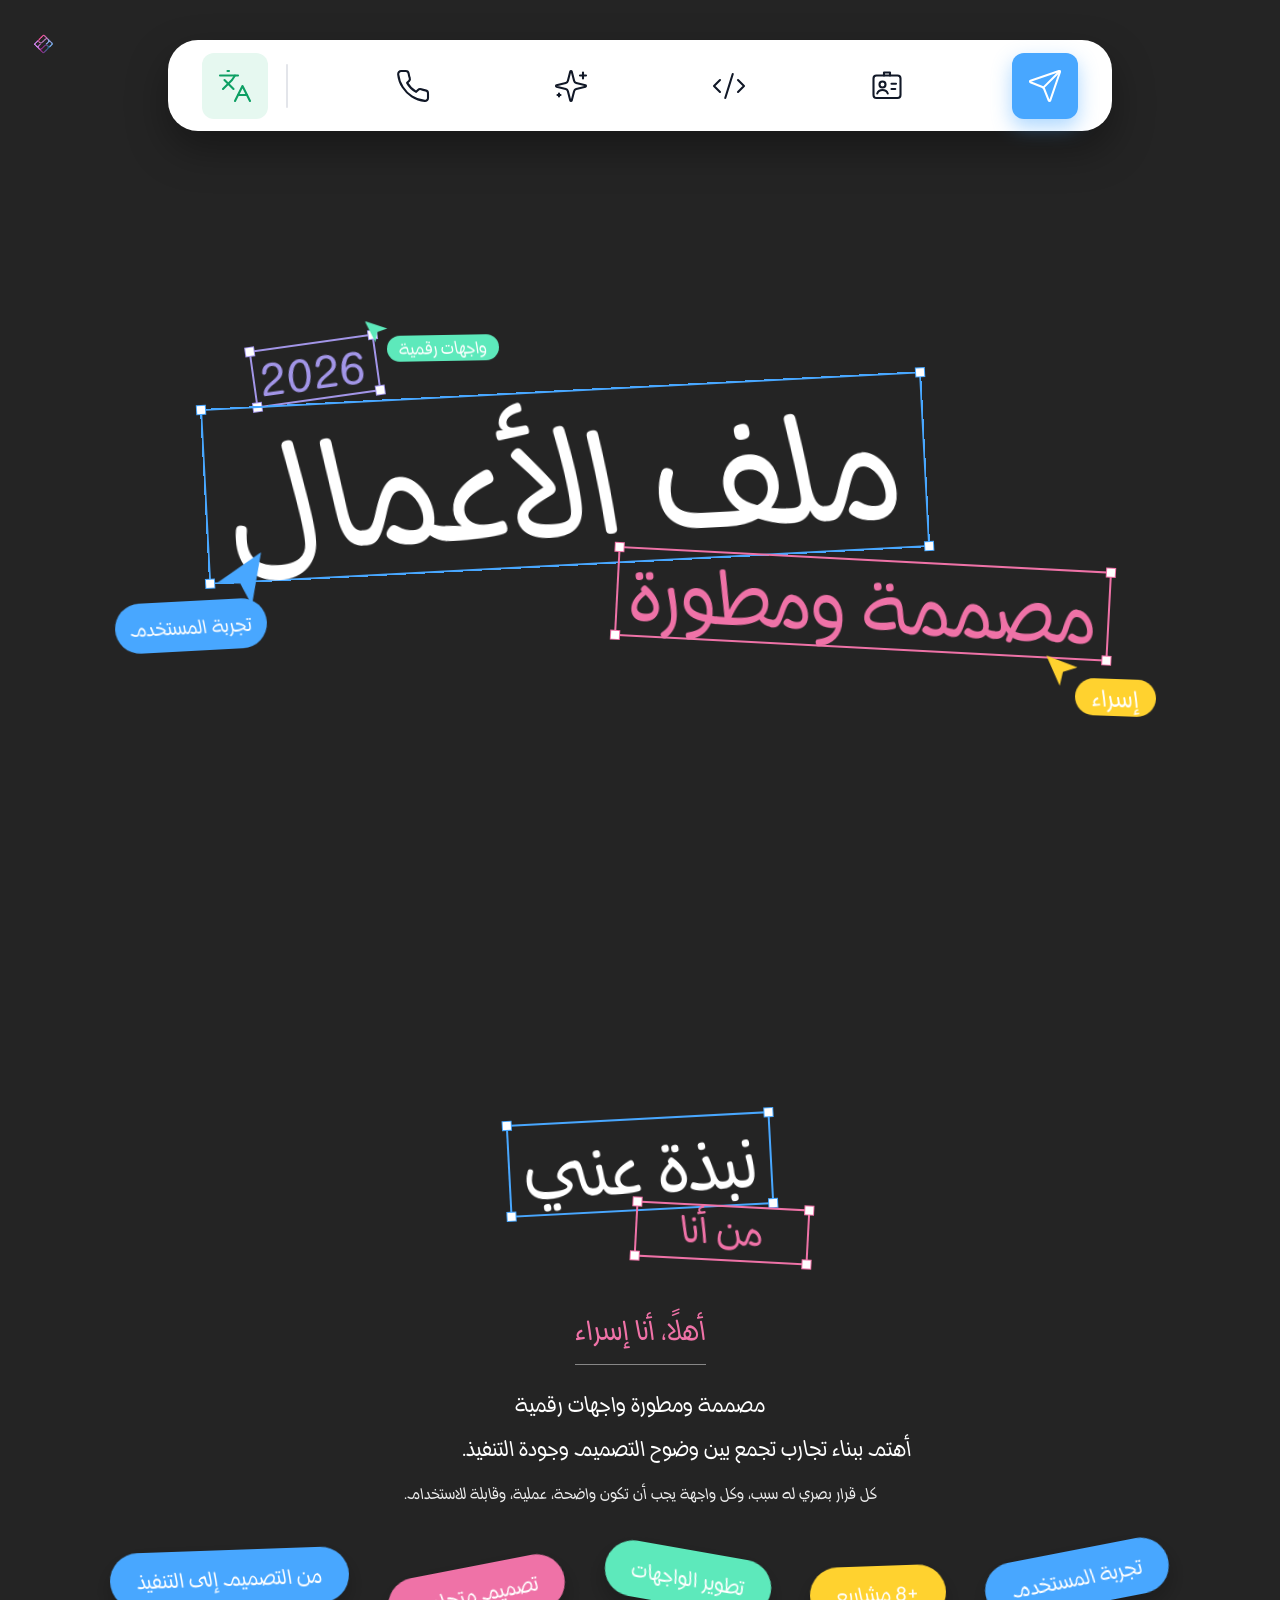
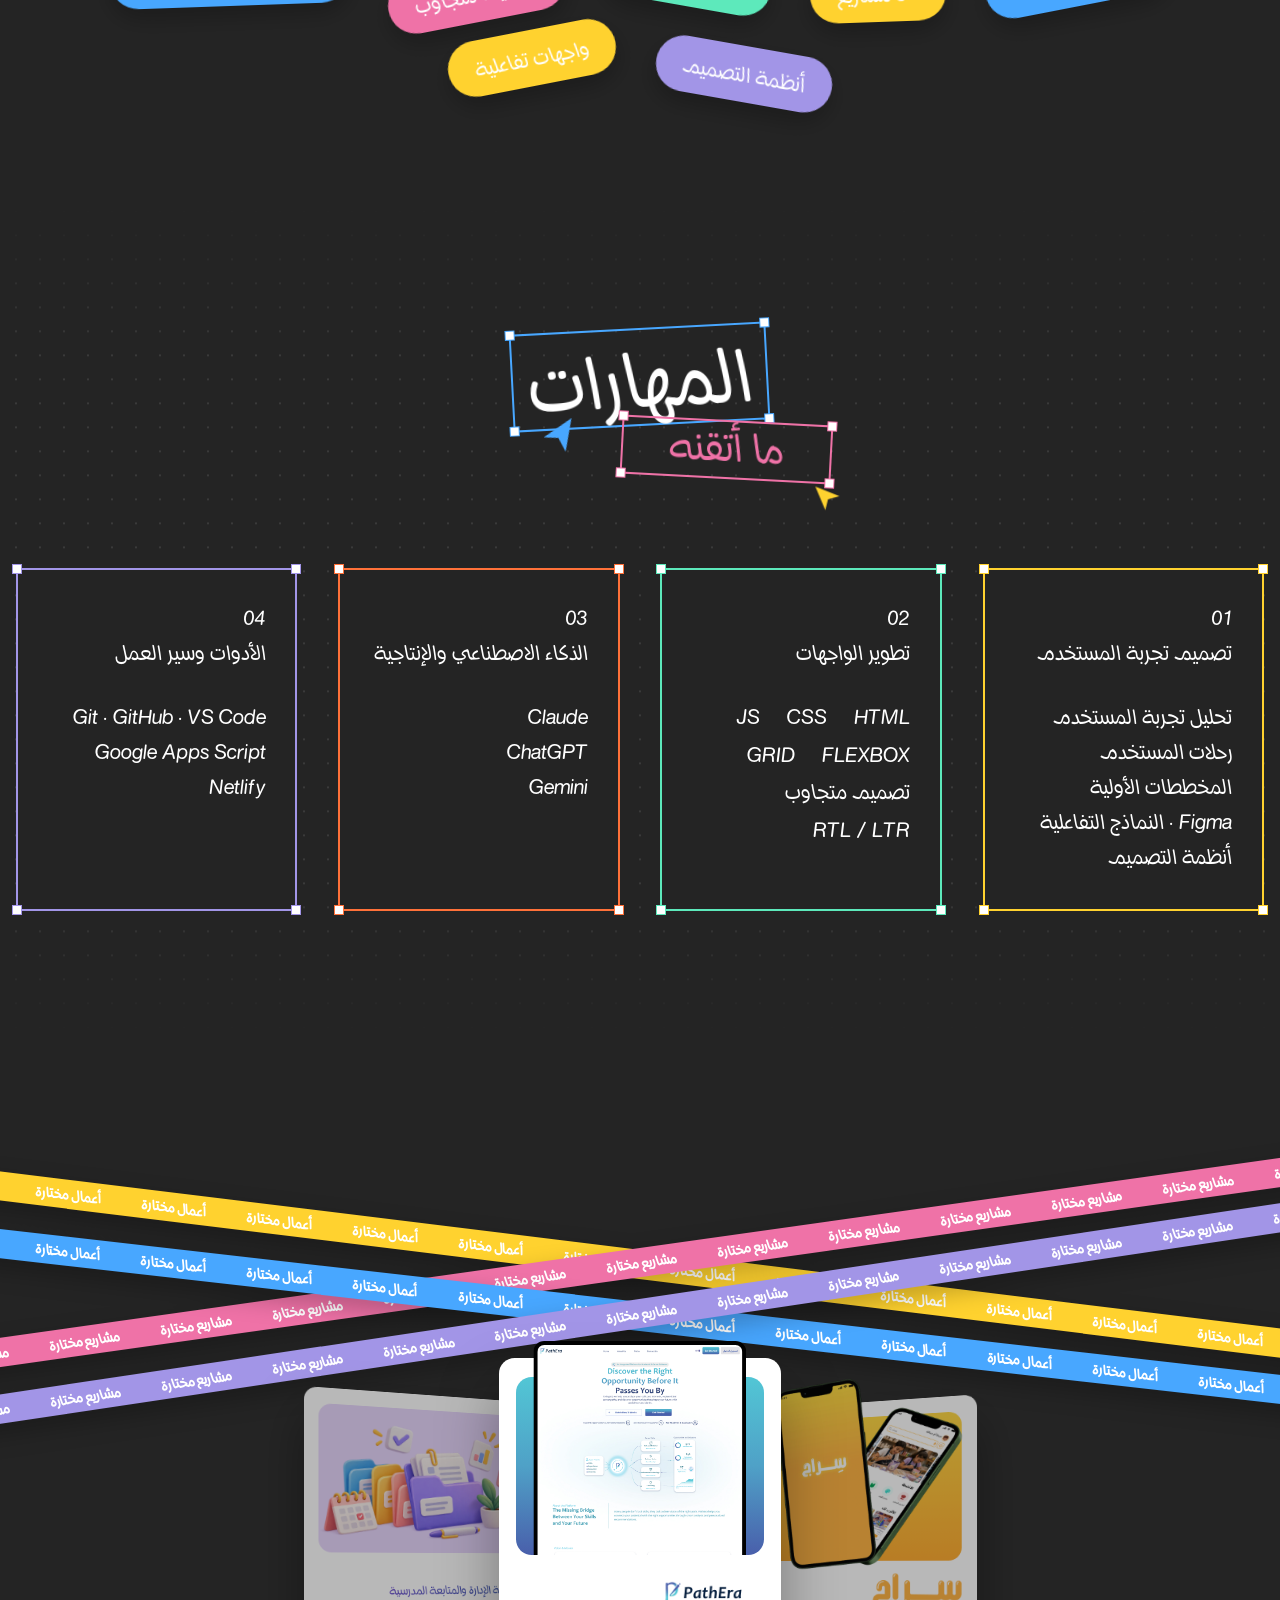
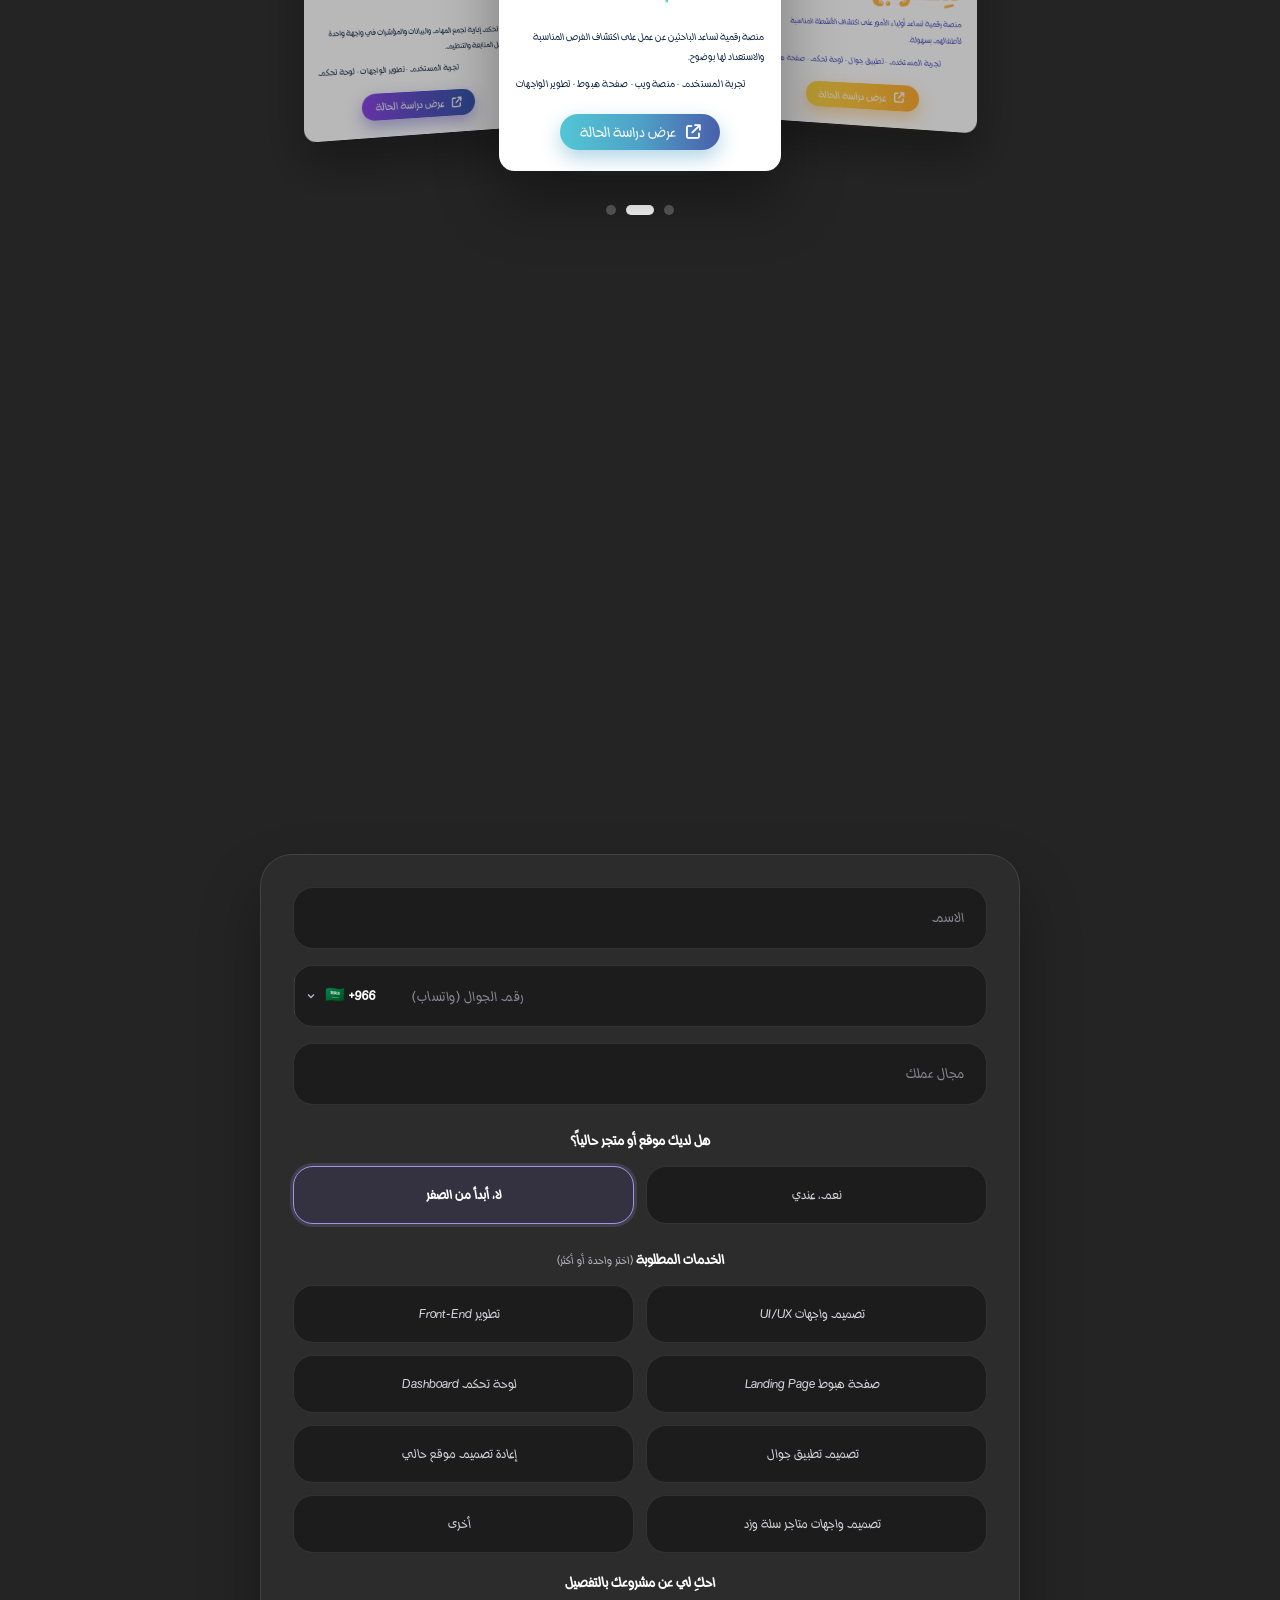
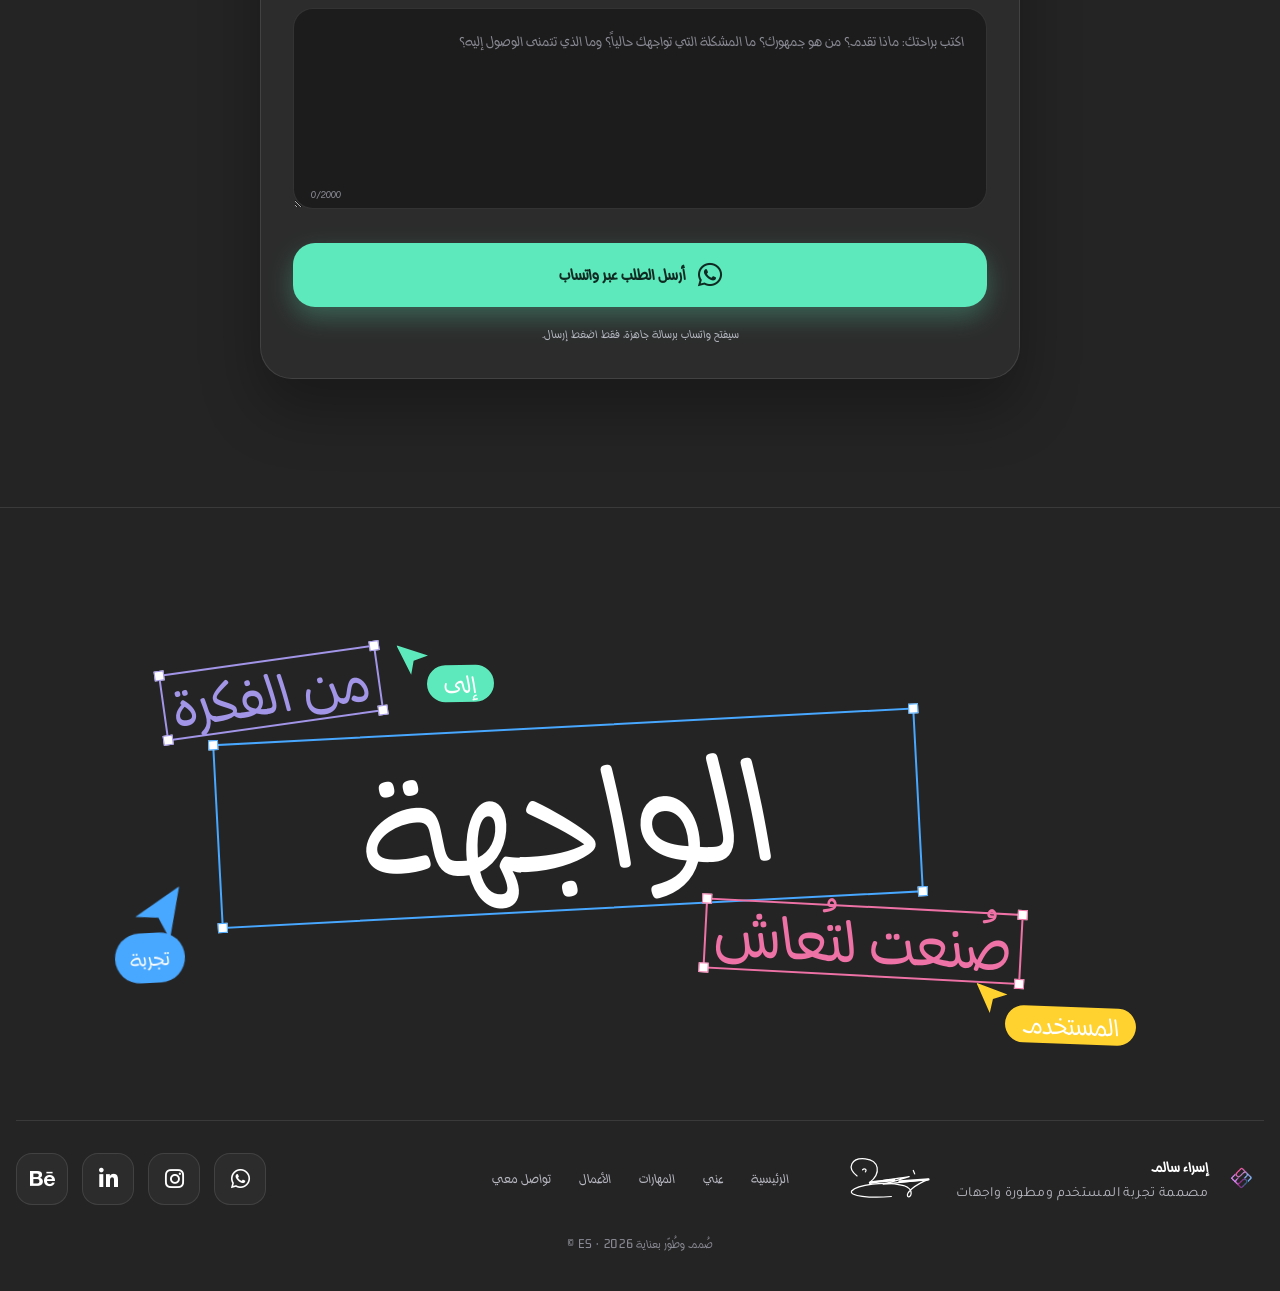
<file: index.html>
<!DOCTYPE html>
<html lang="ar" dir="rtl">
<head>
  <meta charset="UTF-8">
  <meta name="viewport" content="width=device-width, initial-scale=1.0, viewport-fit=cover">
  <meta name="theme-color" content="#242424">
  <meta name="description" content="إسراء سالم — مصممة واجهات UI/UX ومطورة Front-End">
  <title>إسراء سالم | مصممة تجربة المستخدم ومطورة واجهات</title>
  <!-- link preview (WhatsApp, LinkedIn, X) -->
  <meta property="og:type" content="website">
  <meta property="og:locale" content="ar_SA">
  <meta property="og:site_name" content="إسراء سالم">
  <meta property="og:title" content="إسراء سالم | مصممة تجربة المستخدم ومطورة واجهات">
  <meta property="og:description" content="إسراء سالم — مصممة واجهات UI/UX ومطورة Front-End">
  <meta property="og:url" content="https://essalim1999-design.github.io/portfolio/">
  <meta property="og:image" content="https://essalim1999-design.github.io/portfolio/assets/og/index.jpg">
  <meta property="og:image:width" content="1200">
  <meta property="og:image:height" content="630">
  <meta name="twitter:card" content="summary_large_image">
  <link rel="canonical" href="https://essalim1999-design.github.io/portfolio/">
  <link rel="icon" href="ES.png">
  <link rel="preconnect" href="https://fonts.googleapis.com">
  <link rel="preconnect" href="https://fonts.gstatic.com" crossorigin>
  <link href="https://fonts.googleapis.com/css2?family=Gemunu+Libre:wght@500;600;700;800&family=Tajawal:wght@300;400;500;700&display=swap" rel="stylesheet">
  <link rel="stylesheet" href="https://cdnjs.cloudflare.com/ajax/libs/font-awesome/6.4.0/css/all.min.css">
  <link rel="stylesheet" href="style.css">
</head>
<body>

  <a href="#home" class="brand" aria-label="الرئيسية" data-en-label="Home">
    <img src="ES.png" alt="Esraa Salem" width="40" height="40">
  </a>

  <!-- ===== Navigation (desktop / tablet only) ===== -->
  <nav class="dock" aria-label="التنقل بين الأقسام" data-en-label="Sections">
    <a href="#home" class="dock-link" data-label="الرئيسية" aria-label="الرئيسية" data-en-label="Home">
      <svg viewBox="0 0 24 24"><path d="M14.536 21.686a.5.5 0 0 0 .937-.024l6.5-19a.496.496 0 0 0-.635-.635l-19 6.5a.5.5 0 0 0-.024.937l7.93 3.18a2 2 0 0 1 1.112 1.11z"/><path d="m21.854 2.147-10.94 10.939"/></svg>
    </a>
    <a href="#about" class="dock-link" data-label="عني" aria-label="عني" data-en-label="About">
      <svg viewBox="0 0 24 24"><rect x="3" y="5" width="18" height="15" rx="2"/><path d="M10 5V3h4v2"/><circle cx="9" cy="11" r="2"/><path d="M5.5 17c.6-1.6 1.9-2.3 3.5-2.3s2.9.7 3.5 2.3"/><path d="M15 10.5h3M15 14h2.5"/></svg>
    </a>
    <a href="#skills" class="dock-link" data-label="المهارات" aria-label="المهارات" data-en-label="Skills">
      <svg viewBox="0 0 24 24"><path d="m18 16 4-4-4-4"/><path d="m6 8-4 4 4 4"/><path d="m14.5 4-5 16"/></svg>
    </a>
    <a href="#projects" class="dock-link" data-label="الأعمال" aria-label="الأعمال" data-en-label="Work">
      <svg viewBox="0 0 24 24"><path d="M9.937 15.5A2 2 0 0 0 8.5 14.063l-6.135-1.582a.5.5 0 0 1 0-.962L8.5 9.936A2 2 0 0 0 9.937 8.5l1.582-6.135a.5.5 0 0 1 .963 0L14.063 8.5A2 2 0 0 0 15.5 9.937l6.135 1.581a.5.5 0 0 1 0 .964L15.5 14.063a2 2 0 0 0-1.437 1.437l-1.582 6.135a.5.5 0 0 1-.963 0z"/><path d="M20 3v4M22 5h-4M4 17v2M5 18H3"/></svg>
    </a>
    <a href="#contact" class="dock-link" data-label="تواصل معي" aria-label="تواصل معي" data-en-label="Contact">
      <svg viewBox="0 0 24 24"><path d="M22 16.92v3a2 2 0 0 1-2.18 2 19.79 19.79 0 0 1-8.63-3.07 19.5 19.5 0 0 1-6-6 19.79 19.79 0 0 1-3.07-8.67A2 2 0 0 1 4.11 2h3a2 2 0 0 1 2 1.72c.13.96.36 1.9.7 2.81a2 2 0 0 1-.45 2.11L8.09 9.91a16 16 0 0 0 6 6l1.27-1.27a2 2 0 0 1 2.11-.45c.91.34 1.85.57 2.81.7A2 2 0 0 1 22 16.92z"/></svg>
    </a>
    <!-- language switch: set apart like Figma's Dev Mode toggle -->
    <div class="dock-lang">
      <span class="dock-sep" aria-hidden="true"></span>
      <button type="button" class="dock-link lang-toggle" data-label="English" aria-label="English" aria-pressed="false">
        <svg viewBox="0 0 24 24"><path d="m5 8 6 6"/><path d="m4 14 6-6 2-3"/><path d="M2 5h12"/><path d="M7 2h1"/><path d="m22 22-5-10-5 10"/><path d="M14 18h6"/></svg>
      </button>
    </div>
  </nav>

  <main>

    <!-- ===== Hero ===== -->
    <section id="home" class="hero">
      <div class="art art-hero" dir="ltr" aria-label="ملف الأعمال 2026 — مصممة ومطورة واجهات رقمية، إسراء" data-en-label="UI/UX Portfolio — Front End, Designer &amp; Developer">
        <div class="sel sel-purple art-top"><span data-en="UI/UX">2026</span></div>
        <span class="tag tag-green art-top-tag" data-en="&lt;i class=&quot;cursor&quot;&gt;&lt;/i&gt;2026"><i class="cursor"></i>واجهات رقمية</span>

        <div class="sel sel-blue art-main"><span data-en="PORTFOLIO">ملف الأعمال</span></div>
        <span class="pill pill-blue art-left-pill" data-en="&lt;i class=&quot;cursor cursor-up&quot;&gt;&lt;/i&gt;Designer &amp;amp; Developer"><i class="cursor cursor-up"></i>تجربة المستخدم</span>

        <div class="sel sel-pink art-sub"><span data-en="FRONT END">مصممة ومطورة</span></div>
        <span class="tag tag-yellow art-sub-tag" data-en="&lt;i class=&quot;cursor&quot;&gt;&lt;/i&gt;Esraa"><i class="cursor"></i>إسراء</span>
      </div>
    </section>

    <!-- ===== About ===== -->
    <section id="about" class="section about">
      <h2 class="stamp" dir="ltr">
        <span class="sel sel-blue stamp-main"><span data-en="ABOUT ME">نبذة عني</span><i class="cursor cursor-up"></i></span>
        <span class="sel sel-pink stamp-sub"><span data-en="who I am">من أنا</span><i class="cursor cursor-sub"></i></span>
      </h2>

      <div class="container about-body">
        <div class="about-col about-ar">
          <h3 class="about-hello">أهلًا، أنا إسراء</h3>
          <p class="about-lead type-in">مصممة ومطورة واجهات رقمية<br>أهتم ببناء تجارب تجمع بين <span class="neon">وضوح التصميم</span> وجودة التنفيذ. <span class="seal" aria-hidden="true"><i class="fa-solid fa-check"></i> معتمد</span></p>
          <p class="about-note type-in">كل قرار بصري له سبب، وكل واجهة يجب أن تكون واضحة، عملية، وقابلة للاستخدام.</p>
        </div>

        <div class="about-col about-en" dir="ltr" lang="en">
          <h3 class="about-hello about-hello-en">Hi, I am Esraa</h3>
          <p class="about-lead type-in">Digital Interface Designer and Developer<br>I focus on building experiences that combine <span class="neon">design clarity</span> with high-quality execution. <span class="seal" aria-hidden="true"><i class="fa-solid fa-check"></i> APPROVED</span></p>
          <p class="about-motto type-in">DESIGN WITH PURPOSE BUILD WITH CLARITY</p>
        </div>
      </div>

      <ul class="chips" aria-label="أبرز النقاط" data-en-label="Highlights">
        <li class="chip c-blue"   style="--r:-11deg" data-en="UI/UX">تجربة المستخدم</li>
        <li class="chip c-yellow" style="--r:-2deg" data-en="8+ Projects">+8 مشاريع</li>
        <li class="chip c-green"  style="--r:10deg" data-en="Front-End">تطوير الواجهات</li>
        <li class="chip c-pink"   style="--r:-11deg" data-en="Responsive Design">تصميم متجاوب</li>
        <li class="chip c-blue"   style="--r:-2deg" data-en="Design → Build">من التصميم إلى التنفيذ</li>
        <li class="chip c-purple" style="--r:10deg" data-en="Design Systems">أنظمة التصميم</li>
        <li class="chip c-yellow" style="--r:-11deg" data-en="Interactive Interfaces">واجهات تفاعلية</li>
      </ul>
    </section>

    <!-- ===== Skills ===== -->
    <section id="skills" class="section skills">
      <h2 class="stamp" dir="ltr">
        <span class="sel sel-blue stamp-main"><span data-en="SKILLS">المهارات</span><i class="cursor cursor-up"></i></span>
        <span class="sel sel-pink stamp-sub"><span data-en="what I do">ما أتقنه</span><i class="cursor cursor-sub"></i></span>
      </h2>

      <div class="container skills-grid">
        <article class="sel skill-box" style="--c:var(--yellow)">
          <span class="skill-num">01</span>
          <h3 data-en="UI/UX DESIGN">تصميم تجربة المستخدم</h3>
          <ul><li data-en="UX Analysis">تحليل تجربة المستخدم</li><li data-en="User Flows">رحلات المستخدم</li><li data-en="Wireframes">المخططات الأولية</li><li data-en="Figma · Prototype">Figma · النماذج التفاعلية</li><li data-en="Design Systems">أنظمة التصميم</li></ul>
        </article>
        <article class="sel skill-box" style="--c:var(--green)">
          <span class="skill-num">02</span>
          <h3 data-en="FRONT-END">تطوير الواجهات</h3>
          <ul class="inline"><li>HTML</li><li>CSS</li><li>JS</li><li>FLEXBOX</li><li>GRID</li><li data-en="RESPONSIVE">تصميم متجاوب</li><li>RTL / LTR</li></ul>
        </article>
        <article class="sel skill-box" style="--c:var(--orange)">
          <span class="skill-num">03</span>
          <h3 data-en="AI + PRODUCTIVITY">الذكاء الاصطناعي والإنتاجية</h3>
          <ul><li>Claude</li><li>ChatGPT</li><li>Gemini</li></ul>
        </article>
        <article class="sel skill-box" style="--c:var(--purple)">
          <span class="skill-num">04</span>
          <h3 data-en="TOOLS &amp;amp; WORKFLOW">الأدوات وسير العمل</h3>
          <ul><li>Git · GitHub · VS Code</li><li>Google Apps Script</li><li>Netlify</li></ul>
        </article>
      </div>
    </section>

    <!-- ===== Selected Work ===== -->
    <section id="projects" class="section projects">
      <div class="tapes" aria-hidden="true">
        <div class="tape t-yellow"><div class="tape-track" data-text="أعمال مختارة" data-en-text="SELECTED WORK"></div></div>
        <div class="tape t-pink"><div class="tape-track reverse" data-text="مشاريع مختارة" data-en-text="FEATURED PROJECTS"></div></div>
        <div class="tape t-blue"><div class="tape-track" data-text="أعمال مختارة" data-en-text="SELECTED WORK"></div></div>
        <div class="tape t-purple"><div class="tape-track reverse" data-text="مشاريع مختارة" data-en-text="FEATURED PROJECTS"></div></div>
      </div>
      <h2 class="sr-only" data-en="Selected work">أعمال مختارة</h2>

      <div class="cards">
        <!-- Siraj -->
        <article class="card card-siraj reveal">
          <div class="card-media media-siraj">
            <img src="assets/siraj-phones.png" alt="تطبيق سراج على الجوال" data-en-alt="Siraj mobile app" loading="lazy">
          </div>
          <div class="card-body">
            <h3 class="card-title"><img src="assets/siraj-logo.png" alt="سراج" data-en-alt="Siraj" class="card-logo" loading="lazy"></h3>
            <p class="card-desc" data-en="A digital platform that helps parents easily discover the right activities for their children.">منصة رقمية تساعد أولياء الأمور على اكتشاف الأنشطة المناسبة لأطفالهم بسهولة.</p>
            <p class="card-tags" data-en="UI/UX · MOBILE APP · DASHBOARD · LANDING PAGE">تجربة المستخدم · تطبيق جوال · لوحة تحكم · صفحة هبوط</p>
            <a class="btn-case" href="siraj.html">
              <span data-en="VIEW CASE STUDY">عرض دراسة الحالة</span> <i class="fa-solid fa-arrow-up-right-from-square" aria-hidden="true"></i>
            </a>
          </div>
        </article>

        <!-- PathEra (featured) -->
        <article class="card card-pathera is-featured reveal">
          <div class="card-media media-pathera">
            <div class="screen">
              <img src="assets/pathera-screen.jpg" alt="الصفحة الرئيسية لمنصة PathEra" data-en-alt="PathEra home page" loading="lazy">
            </div>
          </div>
          <div class="card-body">
            <h3 class="card-title"><img src="assets/pathera-logo.png" alt="PathEra" class="card-logo" loading="lazy"></h3>
            <p class="card-desc" data-en="A digital platform that helps job seekers discover the right opportunities and get ready for them with clarity.">منصة رقمية تساعد الباحثين عن عمل على اكتشاف الفرص المناسبة والاستعداد لها بوضوح.</p>
            <p class="card-tags" data-en="UI/UX · WEB PLATFORM · LANDING PAGE · FRONT-END">تجربة المستخدم · منصة ويب · صفحة هبوط · تطوير الواجهات</p>
            <a class="btn-case" href="pathera.html">
              <span data-en="VIEW CASE STUDY">عرض دراسة الحالة</span> <i class="fa-solid fa-arrow-up-right-from-square" aria-hidden="true"></i>
            </a>
          </div>
        </article>

        <!-- School dashboard -->
        <article class="card card-dash reveal">
          <div class="card-media media-dash">
            <img src="assets/dashboard-illustration.png" alt="رسم توضيحي للوحة الإدارة المدرسية" data-en-alt="School dashboard illustration" loading="lazy">
          </div>
          <div class="card-body">
            <h3 class="card-title card-title-text" data-en="School Admin &amp; Follow-up Dashboard">لوحة الإدارة والمتابعة المدرسية</h3>
            <p class="card-desc" data-en="An admin dashboard that brings tasks, data and indicators into one interface for easier follow-up and organisation.">لوحة تحكم إدارية تجمع المهام والبيانات والمؤشرات في واجهة واحدة لتسهيل المتابعة والتنظيم.</p>
            <p class="card-tags" data-en="UI/UX · FRONT-END · DASHBOARD">تجربة المستخدم · تطوير الواجهات · لوحة تحكم</p>
            <a class="btn-case" href="najah.html">
              <span data-en="VIEW CASE STUDY">عرض دراسة الحالة</span> <i class="fa-solid fa-arrow-up-right-from-square" aria-hidden="true"></i>
            </a>
          </div>
        </article>
      </div>
      <div class="cards-dots" aria-label="التنقل بين المشاريع" data-en-label="Browse projects"></div>
    </section>

    <!-- ===== Contact ===== -->
    <section id="contact" class="section contact">
      <h2 class="stamp" dir="ltr">
        <span class="sel sel-blue stamp-main"><span data-en="LET'S TALK">لنتحدث</span><i class="cursor cursor-up"></i></span>
        <span class="sel sel-pink stamp-sub"><span data-en="get in touch">تواصل معي</span><i class="cursor cursor-sub"></i></span>
      </h2>

      <div class="container contact-wrap">
        <header class="contact-head reveal">
          <h3 class="contact-title" data-en="Got an idea?">عندك فكرة؟</h3>
          <p class="contact-desc" data-en="Share the details, and we’ll turn it into a digital experience.">شاركني التفاصيل، ونحوّلها إلى تجربة رقمية.</p>
        </header>

        <form class="contact-card reveal" id="contact-form" novalidate>
          <div class="field">
            <label for="f-name" class="float-label" data-en="Name">الاسم</label>
            <input id="f-name" name="name" type="text" class="input" placeholder="الاسم" data-en-placeholder="Name" autocomplete="name" required maxlength="60">
            <small class="field-error" data-for="f-name"></small>
          </div>

          <div class="field">
            <label for="f-phone" class="float-label" data-en="WhatsApp number">رقم الجوال (واتساب)</label>
            <div class="phone input">
              <input id="f-phone" name="phone" type="tel" inputmode="numeric" placeholder="رقم الجوال (واتساب)" data-en-placeholder="WhatsApp number" autocomplete="tel-national" required maxlength="12">
              <label for="f-code" class="sr-only" data-en="Country code">رمز الدولة</label>
              <select id="f-code" name="code" class="code" dir="ltr">
                <option value="966" data-len="9" data-start="5" selected>🇸🇦 +966</option>
                <option value="971" data-len="9" data-start="5">🇦🇪 +971</option>
                <option value="965" data-len="8">🇰🇼 +965</option>
                <option value="974" data-len="8">🇶🇦 +974</option>
                <option value="973" data-len="8">🇧🇭 +973</option>
                <option value="968" data-len="8">🇴🇲 +968</option>
                <option value="962" data-len="9" data-start="7">🇯🇴 +962</option>
                <option value="20"  data-len="10" data-start="1">🇪🇬 +20</option>
              </select>
            </div>
            <small class="field-error" data-for="f-phone"></small>
          </div>

          <div class="field">
            <label for="f-niche" class="float-label" data-en="Your field">مجال عملك</label>
            <input id="f-niche" name="niche" type="text" class="input" placeholder="مجال عملك" data-en-placeholder="Your field" maxlength="60">
          </div>

          <fieldset class="group">
            <legend data-en="Do you already have a website or store?">هل لديك موقع أو متجر حالياً؟</legend>
            <div class="seg">
              <label class="opt"><input type="radio" name="has_site" value="نعم، عندي"><span data-en="Yes, I do">نعم، عندي</span></label>
              <label class="opt"><input type="radio" name="has_site" value="لا، أبدأ من الصفر" checked><span data-en="No, starting from scratch">لا، أبدأ من الصفر</span></label>
            </div>
          </fieldset>

          <fieldset class="group">
            <legend data-en="Services needed &lt;small&gt;(choose one or more)&lt;/small&gt;">الخدمات المطلوبة <small>(اختر واحدة أو أكثر)</small></legend>
            <div class="services">
              <label class="opt" style="--c:var(--purple)"><input type="checkbox" name="services" value="تصميم واجهات UI/UX"><span data-en="UI/UX interface design">تصميم واجهات UI/UX</span></label>
              <label class="opt" style="--c:var(--green)"><input type="checkbox" name="services" value="تطوير Front-End"><span data-en="Front-End development">تطوير Front-End</span></label>
              <label class="opt" style="--c:var(--blue)"><input type="checkbox" name="services" value="صفحة هبوط Landing Page"><span data-en="Landing page">صفحة هبوط Landing Page</span></label>
              <label class="opt" style="--c:var(--pink)"><input type="checkbox" name="services" value="لوحة تحكم Dashboard"><span data-en="Dashboard">لوحة تحكم Dashboard</span></label>
              <label class="opt" style="--c:var(--yellow)"><input type="checkbox" name="services" value="تصميم تطبيق جوال"><span data-en="Mobile app design">تصميم تطبيق جوال</span></label>
              <label class="opt" style="--c:var(--orange)"><input type="checkbox" name="services" value="إعادة تصميم موقع حالي"><span data-en="Redesign of an existing website">إعادة تصميم موقع حالي</span></label>
              <label class="opt" style="--c:var(--blue)"><input type="checkbox" name="services" value="تصميم واجهات متاجر سلة وزد"><span data-en="Salla &amp; Zid store design">تصميم واجهات متاجر سلة وزد</span></label>
              <label class="opt" style="--c:var(--pink)"><input type="checkbox" name="services" value="أخرى" id="f-other-toggle"><span data-en="Other">أخرى</span></label>
            </div>
            <div class="field other-field" hidden>
              <label for="f-other" class="float-label" data-en="Other service">الخدمة الأخرى</label>
              <input id="f-other" name="other" type="text" class="input" placeholder="اكتب الخدمة التي تحتاجها" data-en-placeholder="Write the service you need" maxlength="80">
            </div>
            <small class="field-error" data-for="services"></small>
          </fieldset>

          <div class="field">
            <label for="f-details" class="group-label" data-en="Tell me about your project in detail">احكِ لي عن مشروعك بالتفصيل</label>
            <textarea id="f-details" name="details" class="input textarea" rows="5" maxlength="2000"
              data-en-placeholder="Take your time: What do you offer? Who is your audience? What problem are you facing right now? And what would you like to achieve?"
              placeholder="اكتب براحتك: ماذا تقدم؟ من هو جمهورك؟ ما المشكلة التي تواجهك حالياً؟ وما الذي تتمنى الوصول إليه؟"></textarea>
            <span class="counter" id="counter" dir="ltr">0/2000</span>
          </div>

          <button type="submit" class="btn-send">
            <i class="fa-brands fa-whatsapp" aria-hidden="true"></i>
            <span data-en="Send the request via WhatsApp">أرسل الطلب عبر واتساب</span>
          </button>
          <p class="form-hint" data-en="WhatsApp will open with a ready-made message — just press send.">سيفتح واتساب برسالة جاهزة، فقط اضغط إرسال.</p>
        </form>
      </div>
    </section>
  </main>

  <!-- ===== Footer ===== -->
  <footer class="footer">
    <div class="art art-footer" dir="ltr" aria-label="من الفكرة إلى الواجهة — تجربة صُنعت لتُعاش" data-en-label="From idea to interface — experience made to be felt">
      <div class="sel sel-purple art-top"><span data-en="From idea">من الفكرة</span></div>
      <span class="tag tag-green art-top-tag" data-en="&lt;i class=&quot;cursor&quot;&gt;&lt;/i&gt;to"><i class="cursor"></i>إلى</span>

      <div class="sel sel-blue art-main"><span data-en="interface">الواجهة</span></div>
      <span class="pill pill-blue art-left-pill" data-en="&lt;i class=&quot;cursor cursor-up&quot;&gt;&lt;/i&gt;experience"><i class="cursor cursor-up"></i>تجربة</span>

      <div class="sel sel-pink art-sub"><span data-en="Made to be felt">صُنعت لتُعاش</span></div>
      <span class="tag tag-yellow art-sub-tag" data-en="&lt;i class=&quot;cursor&quot;&gt;&lt;/i&gt;User"><i class="cursor"></i>المستخدم</span>
    </div>

        <div class="container footer-bar">
      <a href="#home" class="footer-brand" aria-label="الرئيسية" data-en-label="Home">
        <img src="ES.png" alt="" width="44" height="44" loading="lazy">
        <span><strong data-en="Esraa Salem">إسراء سالم</strong><small data-en="UI/UX Designer &amp;amp; Front-End Developer">مصممة تجربة المستخدم ومطورة واجهات</small></span>
        <svg class="signature" viewBox="0 0 140 72" aria-hidden="true">
          <path pathLength="1" style="--d:0s;--t:1.1s" d="M22 32 C6 20 14 5 34 7 C54 9 58 28 40 42 C60 38 80 36 98 33 C86 37 72 41 60 44 C80 42 102 40 126 37"/>
          <path pathLength="1" class="sig-bold" style="--d:.55s;--t:.35s" d="M41 42 C52 40 64 39 76 38"/>
          <path pathLength="1" class="sig-bold" style="--d:.8s;--t:.3s" d="M84 40 C98 39 112 38 126 37"/>
          <path pathLength="1" style="--d:1.05s;--t:1s" d="M126 37 C106 45 92 57 96 62 C100 65 107 52 90 46 C62 39 22 45 14 54 C10 61 40 65 72 62"/>
          <path pathLength="1" style="--d:2s;--t:.2s" d="M30 23 c3 -3 7 0 4 3"/>
          <path pathLength="1" style="--d:2.15s;--t:.15s" d="M104 24 l2 5"/>
        </svg>
      </a>

      <nav class="footer-nav" aria-label="أقسام الموقع" data-en-label="Site sections">
        <a href="#home" style="--c:var(--blue)" data-en="Home">الرئيسية</a>
        <a href="#about" style="--c:var(--pink)" data-en="About">عني</a>
        <a href="#skills" style="--c:var(--yellow)" data-en="Skills">المهارات</a>
        <a href="#projects" style="--c:var(--purple)" data-en="Work">الأعمال</a>
        <a href="#contact" style="--c:var(--green)" data-en="Contact">تواصل معي</a>
      </nav>

    <ul class="socials">
      <li><a href="https://wa.me/966545916805" target="_blank" rel="noopener" aria-label="واتساب" data-en-label="WhatsApp" style="--c:var(--green)"><i class="fa-brands fa-whatsapp"></i></a></li>
      <li><a href="https://www.instagram.com/es.salem1/" target="_blank" rel="noopener" aria-label="انستقرام" data-en-label="Instagram" style="--c:var(--pink)"><i class="fa-brands fa-instagram"></i></a></li>
      <li><a href="https://www.linkedin.com/in/esraa-salem-354059311" target="_blank" rel="noopener" aria-label="لنكد إن" data-en-label="LinkedIn" style="--c:var(--blue)"><i class="fa-brands fa-linkedin-in"></i></a></li>
      <li><a href="https://www.behance.net/gallery/249749255/_" target="_blank" rel="noopener" aria-label="بيهانس" data-en-label="Behance" style="--c:var(--purple)"><i class="fa-brands fa-behance"></i></a></li>
    </ul>
    </div>

    <p class="copy"><span data-en="Designed &amp; built with care">صُمم وطُوّر بعناية</span> <span class="copy-en" dir="ltr">© ES · <span id="year">2026</span></span></p>
  </footer>

  <!-- Figma-style multiplayer cursor (desktop: follows the mouse · touch: shows briefly where you tap) -->
  <div class="fig-cursor" aria-hidden="true"><i class="cursor"></i><span class="fig-cursor-label">You</span></div>

  <script src="script.js"></script>
</body>
</html>
</file>
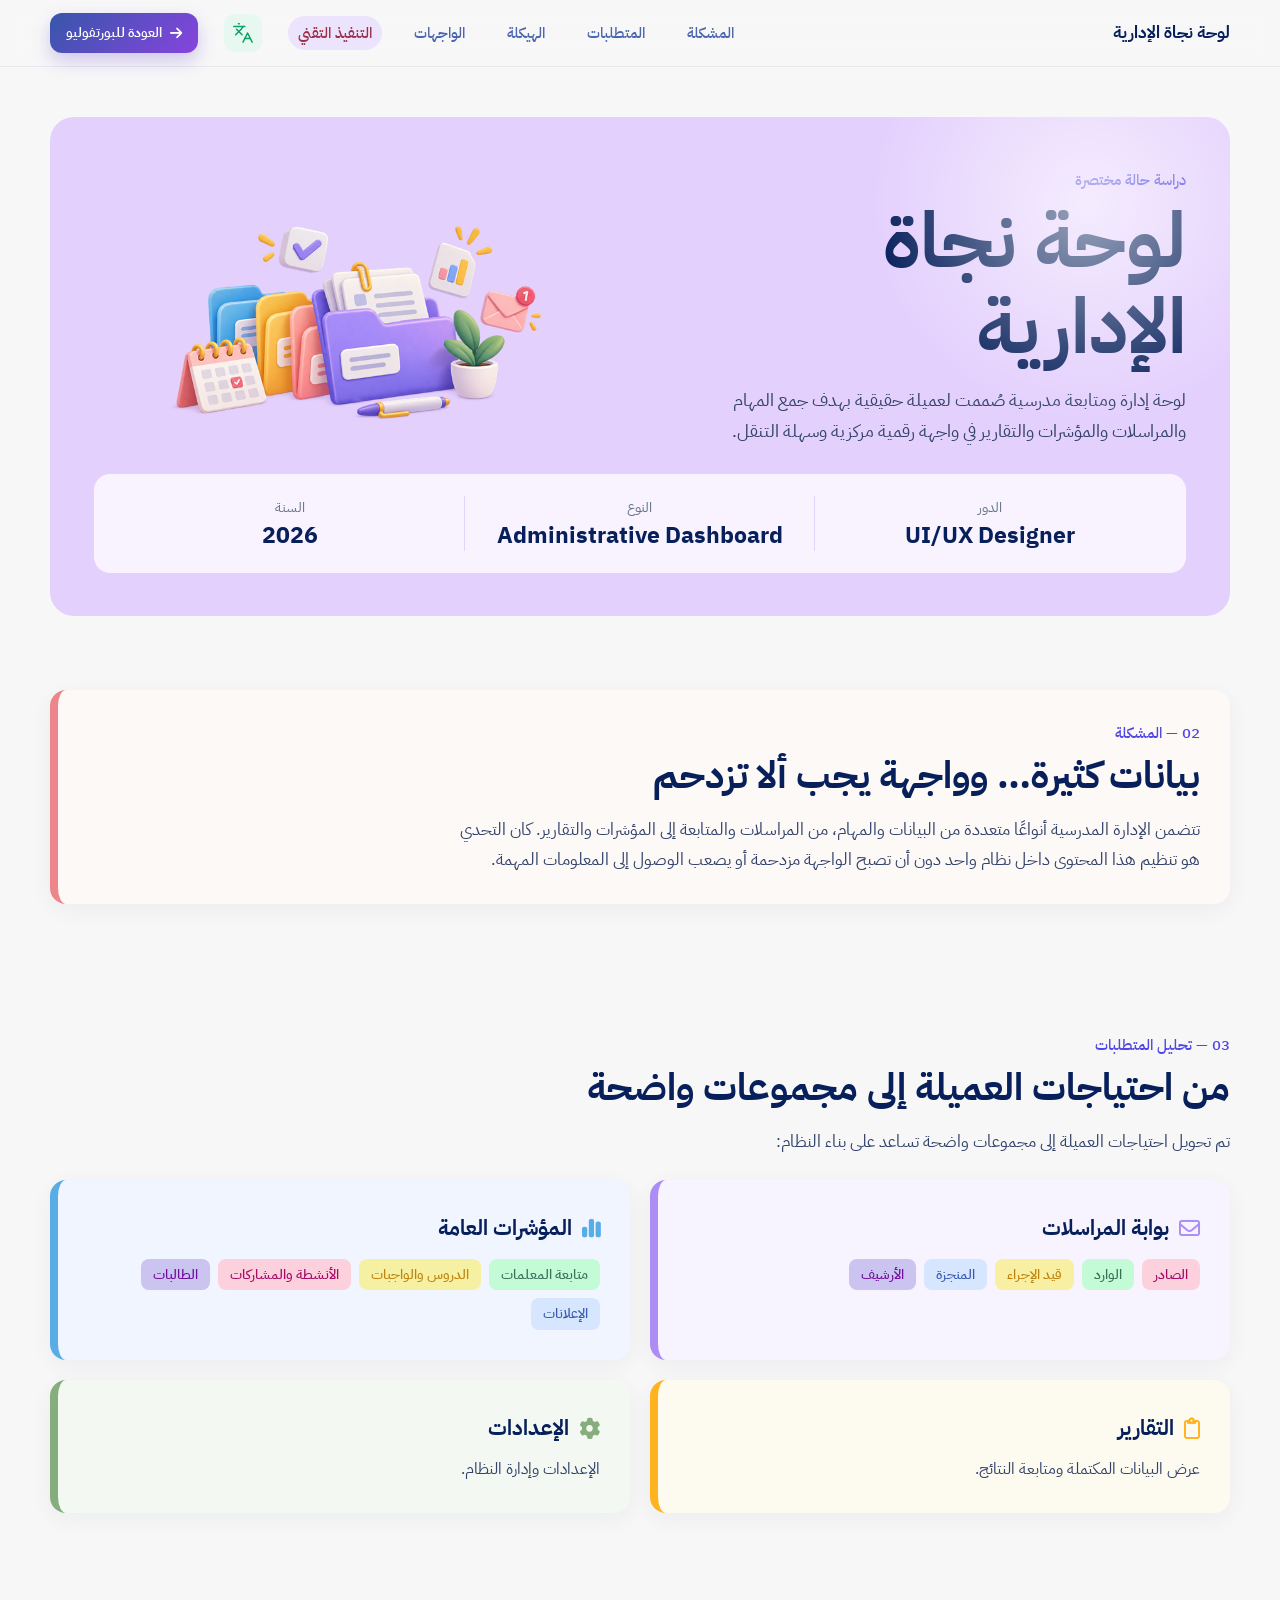
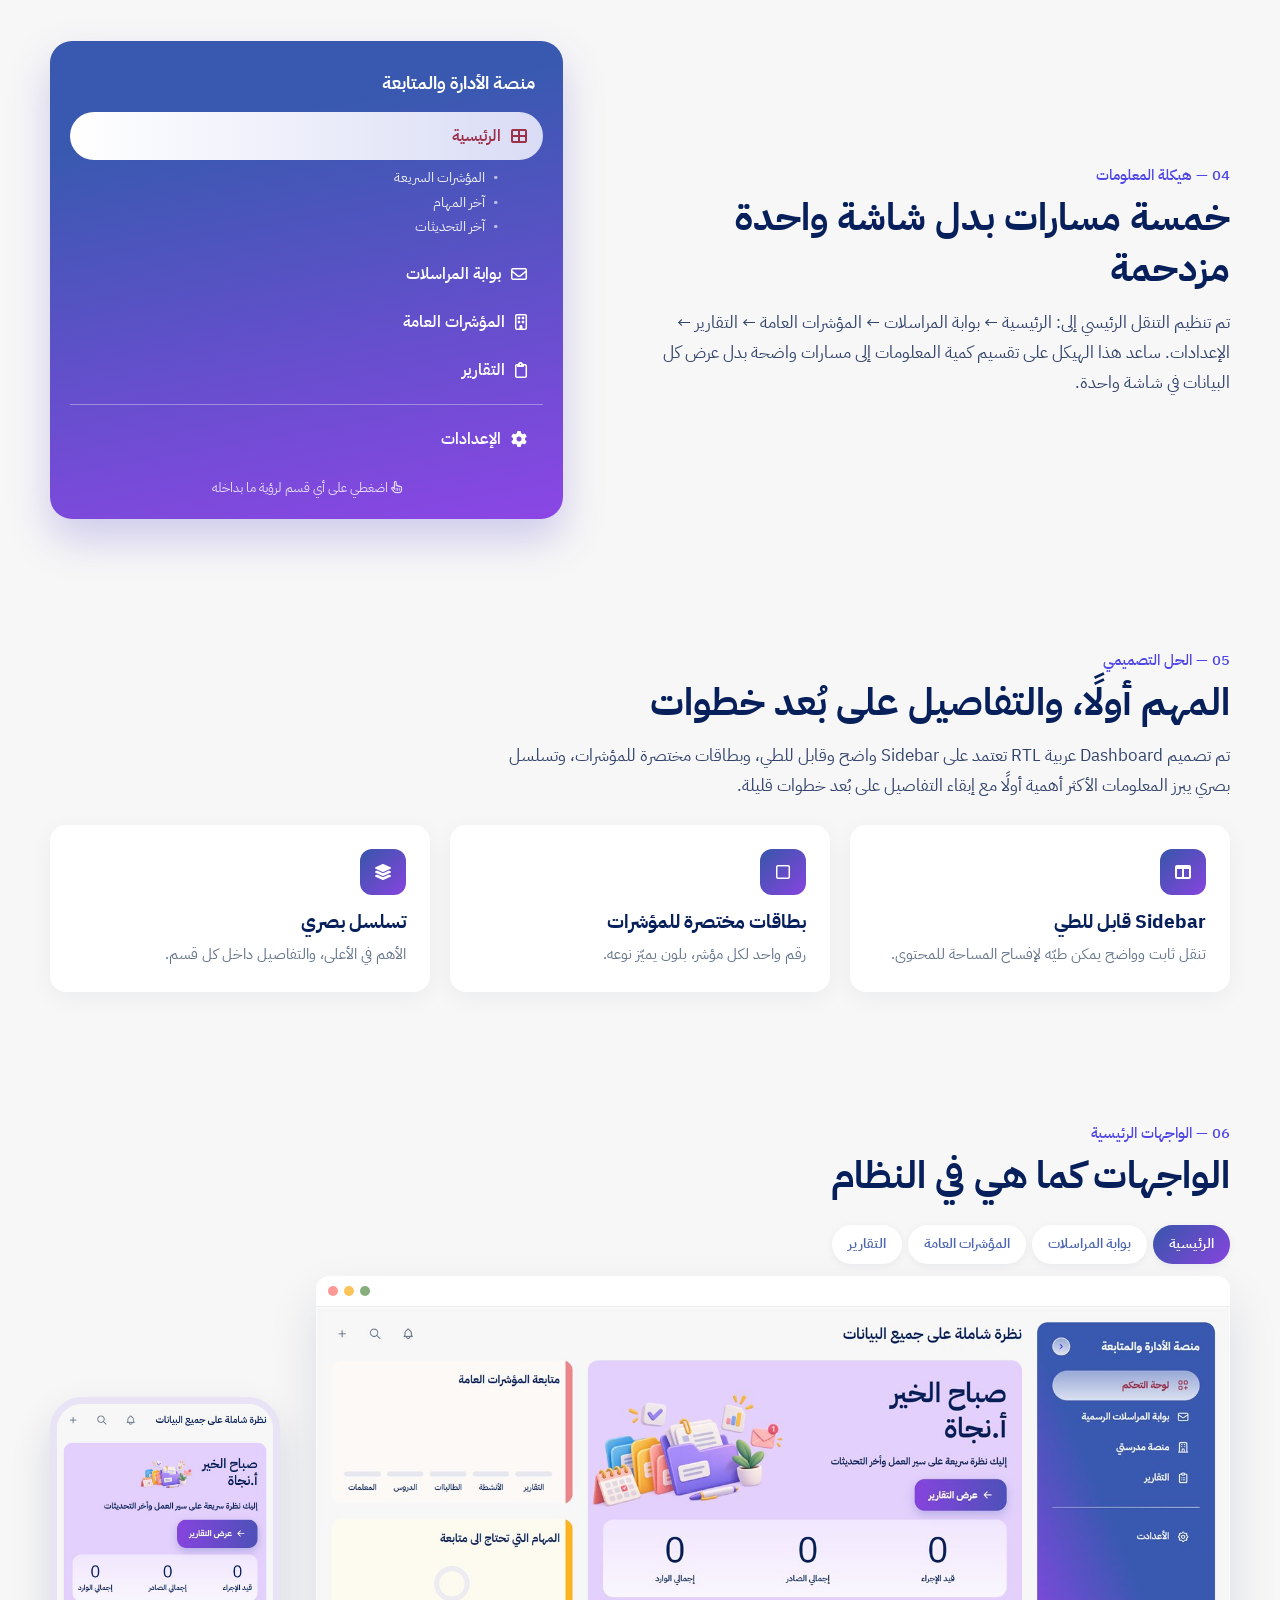
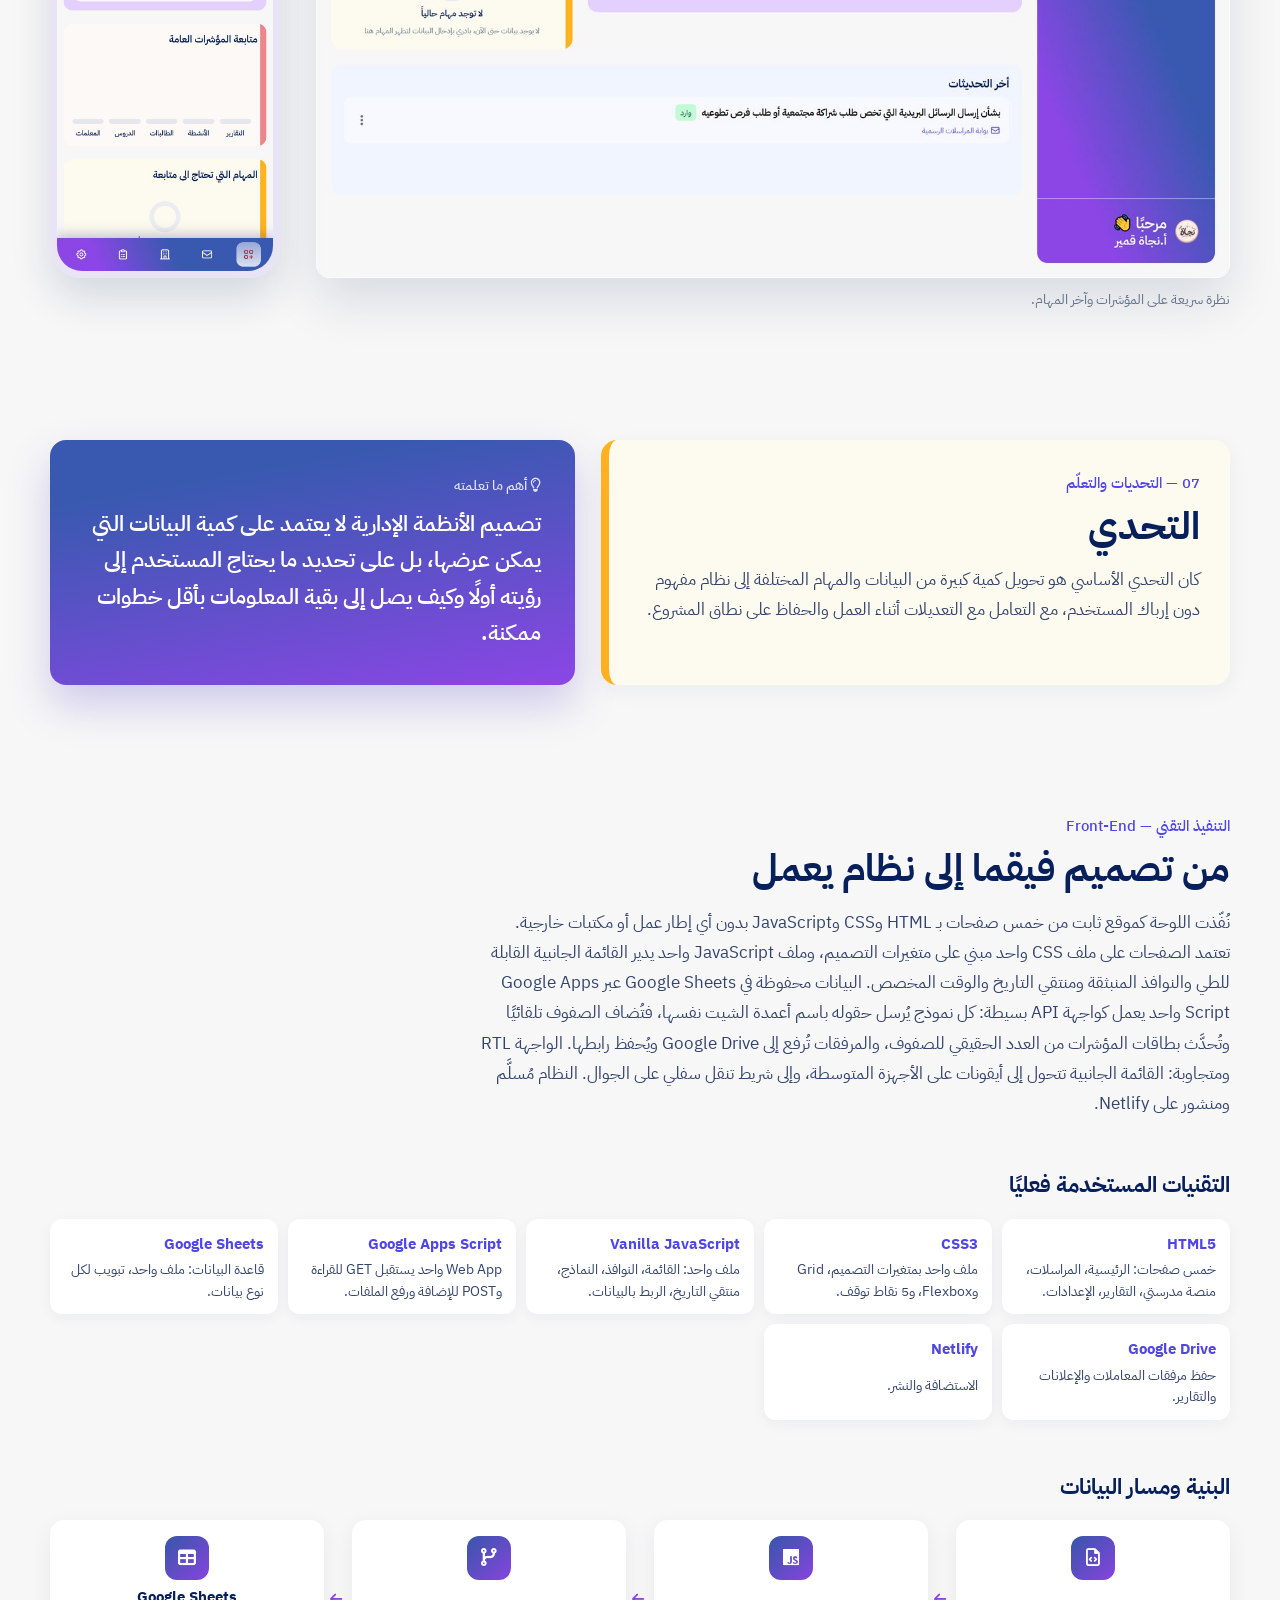
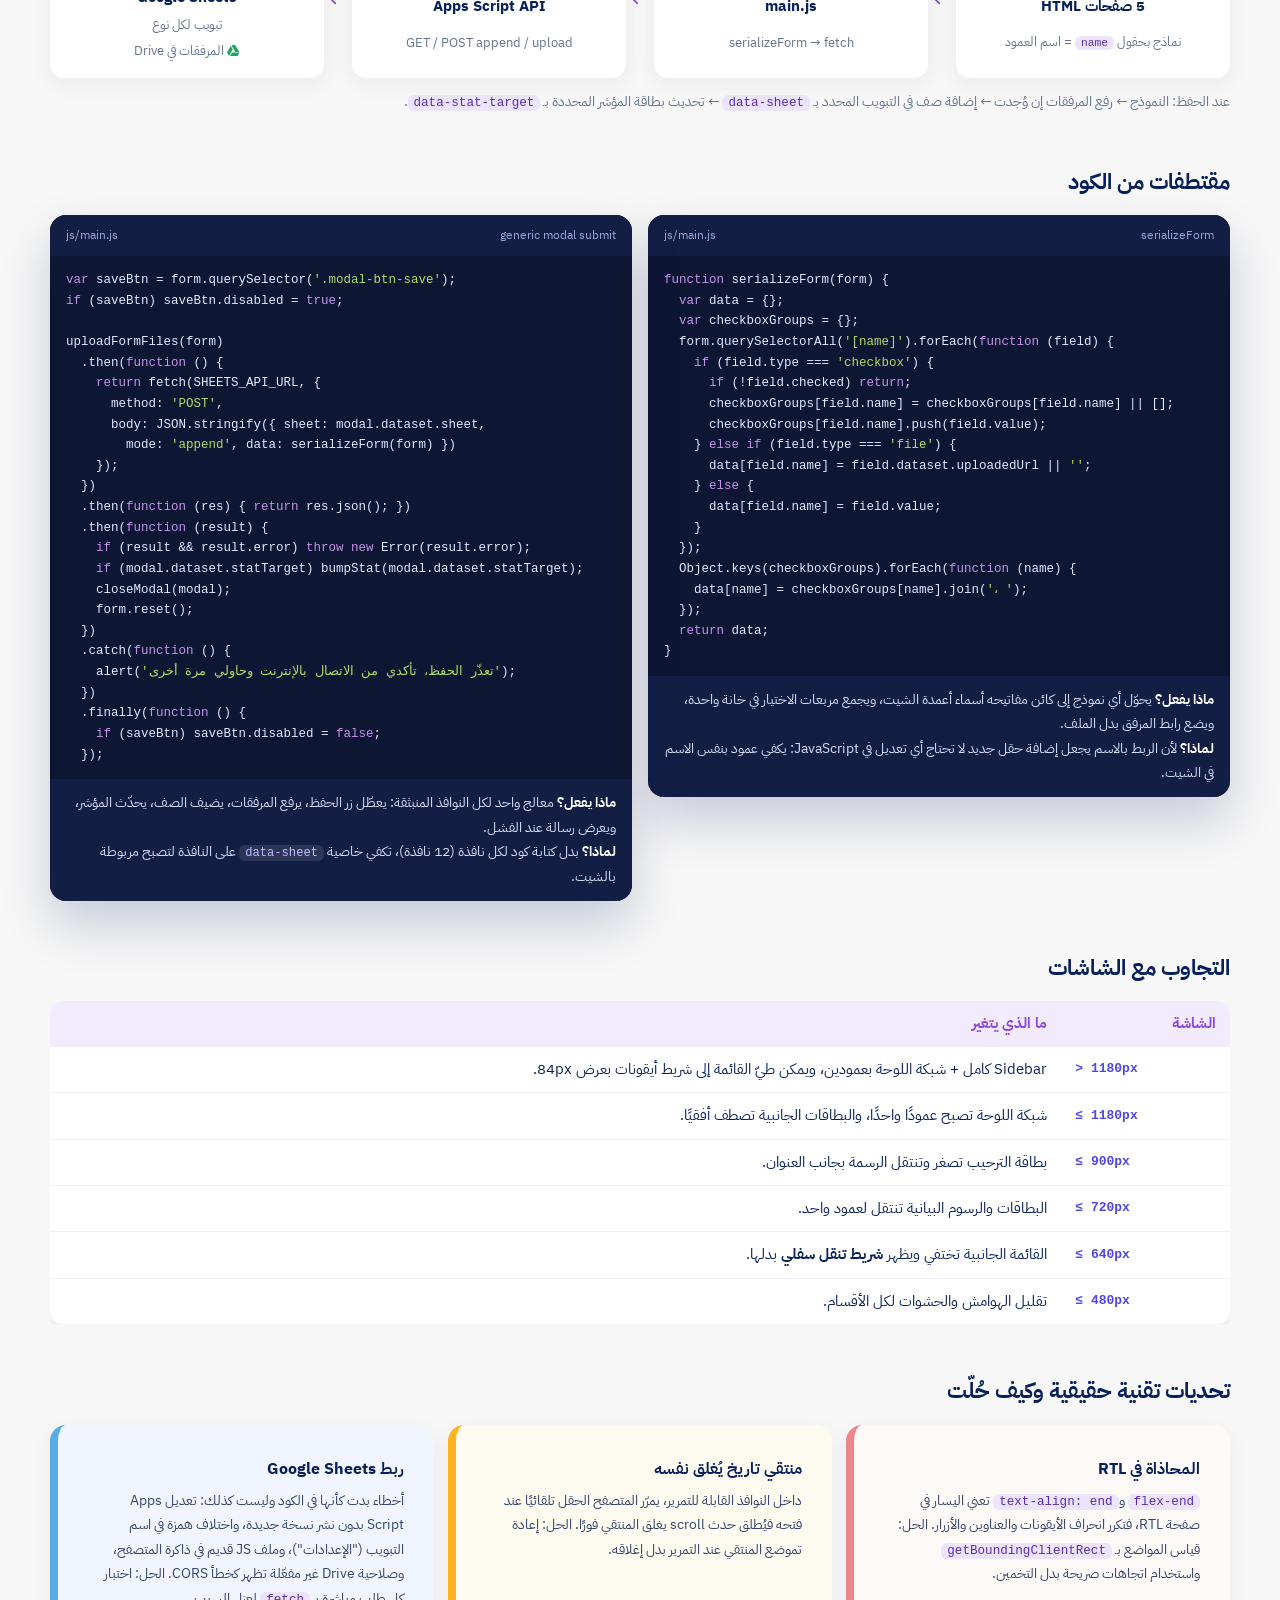
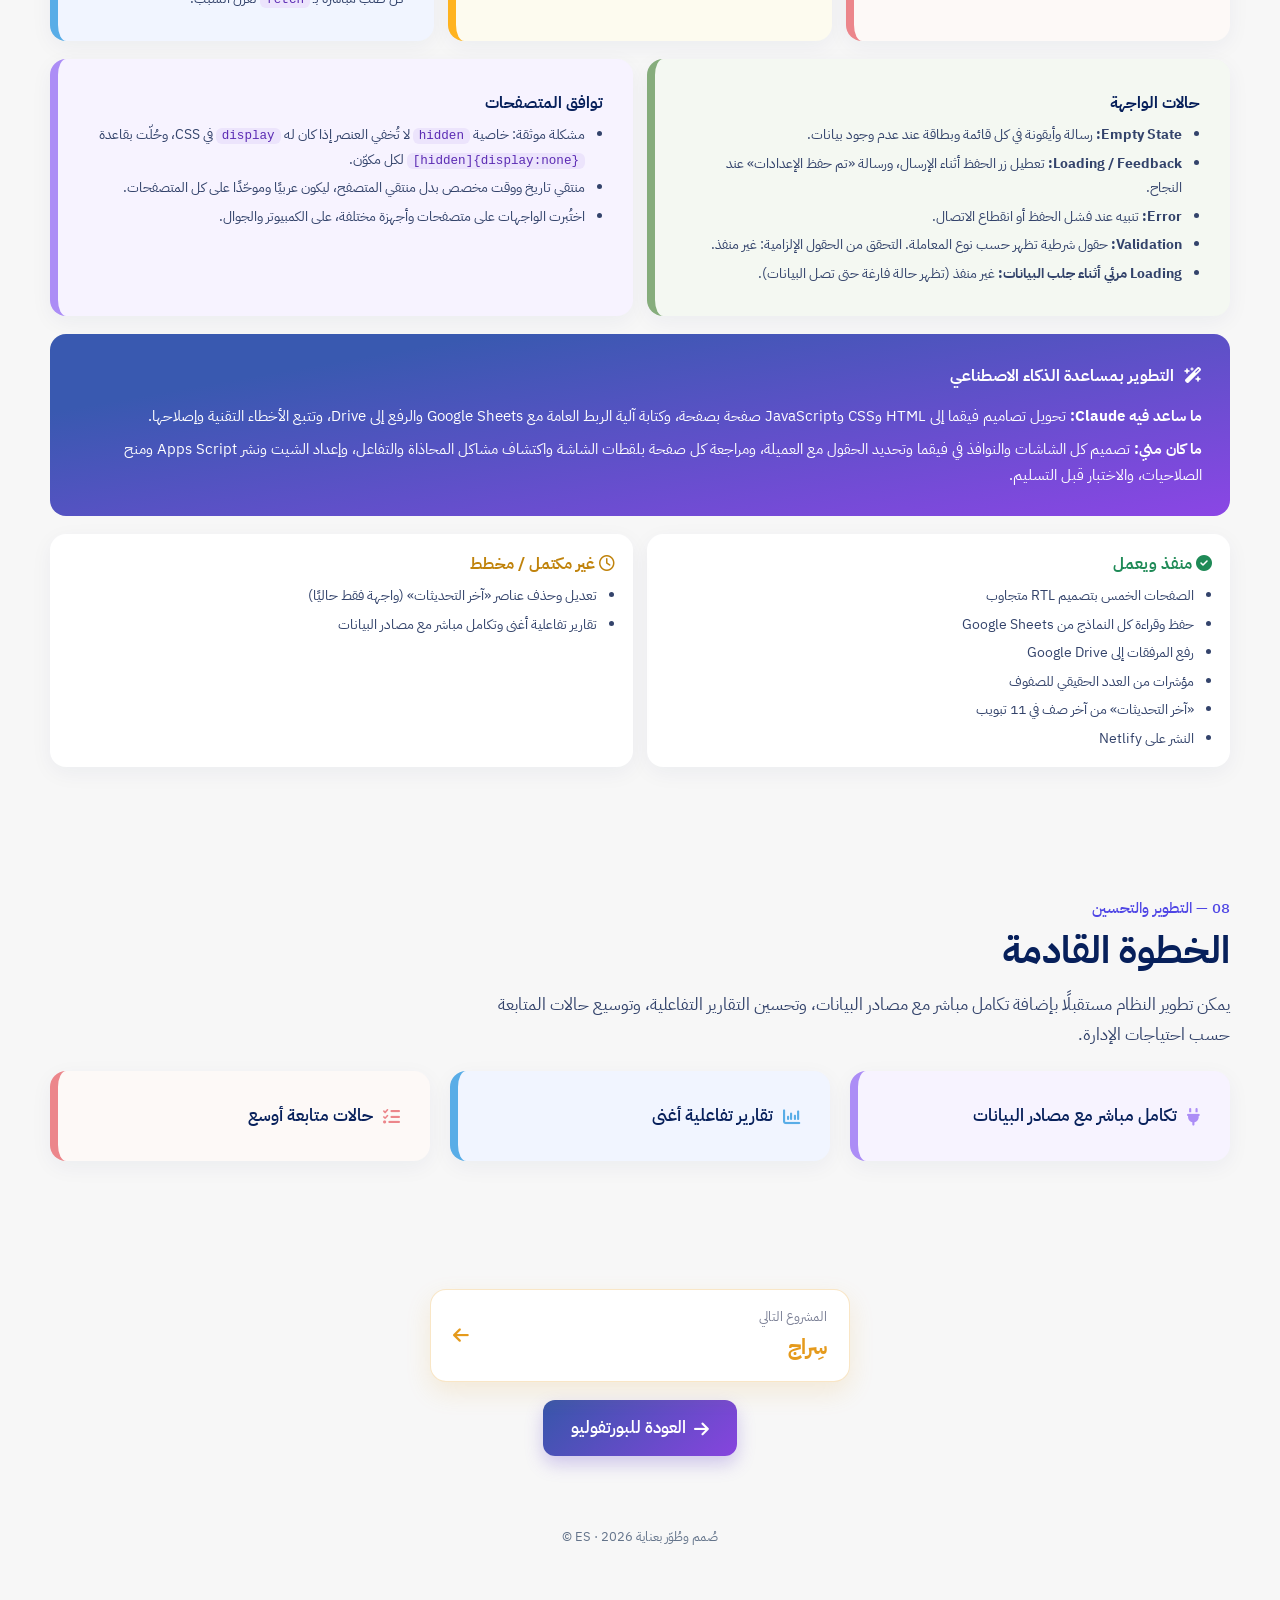
<file: najah.html>
<!DOCTYPE html>
<html lang="ar" dir="rtl">
<head>
  <meta charset="UTF-8">
  <meta name="viewport" content="width=device-width, initial-scale=1.0">
  <meta name="theme-color" content="#F7F7F7">
  <meta name="description" content="دراسة حالة لوحة نجاة الإدارية — لوحة إدارة ومتابعة مدرسية لعميلة حقيقية. تصميم إسراء سالم.">
  <title>لوحة نجاة الإدارية | دراسة حالة — إسراء سالم</title>
  <!-- link preview (WhatsApp, LinkedIn, X) -->
  <meta property="og:type" content="website">
  <meta property="og:locale" content="ar_SA">
  <meta property="og:site_name" content="إسراء سالم">
  <meta property="og:title" content="لوحة نجاة الإدارية | دراسة حالة — إسراء سالم">
  <meta property="og:description" content="دراسة حالة لوحة نجاة الإدارية — لوحة إدارة ومتابعة مدرسية لعميلة حقيقية. تصميم إسراء سالم.">
  <meta property="og:url" content="https://essalim1999-design.github.io/portfolio/najah.html">
  <meta property="og:image" content="https://essalim1999-design.github.io/portfolio/assets/og/najah.jpg">
  <meta property="og:image:width" content="1200">
  <meta property="og:image:height" content="630">
  <meta name="twitter:card" content="summary_large_image">
  <link rel="canonical" href="https://essalim1999-design.github.io/portfolio/najah.html">
  <link rel="icon" href="ES.png">
  <link rel="preconnect" href="https://fonts.googleapis.com">
  <link rel="preconnect" href="https://fonts.gstatic.com" crossorigin>
  <link href="https://fonts.googleapis.com/css2?family=IBM+Plex+Sans+Arabic:wght@400;500;600;700&display=swap" rel="stylesheet">
  <link rel="stylesheet" href="https://cdnjs.cloudflare.com/ajax/libs/font-awesome/6.4.0/css/all.min.css">
  <link rel="stylesheet" href="najah.css">
</head>
<body>

  <!-- ===== Top bar ===== -->
  <header class="topbar">
    <div class="wrap topbar-in">
      <a href="#top" class="topbar-logo">لوحة نجاة الإدارية</a>
      <nav class="topbar-nav" aria-label="أقسام دراسة الحالة">
        <a href="#problem">المشكلة</a>
        <a href="#requirements">المتطلبات</a>
        <a href="#ia">الهيكلة</a>
        <a href="#screens">الواجهات</a>
        <a href="#build">التنفيذ التقني</a>
      </nav>
      <a href="index.html#projects" class="back">
        <i class="fa-solid fa-arrow-right" aria-hidden="true"></i>
        <span>العودة للبورتفوليو</span>
      </a>
    </div>
  </header>

  <main id="top">

    <!-- ===== Cover (same card as the dashboard's welcome card) ===== -->
    <section class="hero">
      <div class="wrap">
        <div class="hero-card reveal">
          <div class="hero-text">
            <p class="eyebrow">دراسة حالة مختصرة</p>
            <h1>لوحة نجاة<br>الإدارية</h1>
            <p class="hero-desc">لوحة إدارة ومتابعة مدرسية صُممت لعميلة حقيقية بهدف جمع المهام والمراسلات والمؤشرات والتقارير في واجهة رقمية مركزية وسهلة التنقل.</p>
          </div>
          <img src="assets/najah/hero.png" alt="" class="hero-img" width="700" height="467">
          <dl class="hero-stats">
            <div><dt>الدور</dt><dd dir="ltr">UI/UX Designer</dd></div>
            <div><dt>النوع</dt><dd dir="ltr">Administrative Dashboard</dd></div>
            <div><dt>السنة</dt><dd>2026</dd></div>
          </dl>
        </div>
      </div>
    </section>

    <!-- ===== 02 Problem ===== -->
    <section class="block" id="problem">
      <div class="wrap">
        <article class="tab-card tab-pink reveal">
          <p class="eyebrow">02 — المشكلة</p>
          <h2 class="title">بيانات كثيرة… وواجهة يجب ألا تزدحم</h2>
          <p class="lead">تتضمن الإدارة المدرسية أنواعًا متعددة من البيانات والمهام، من المراسلات والمتابعة إلى المؤشرات والتقارير. كان التحدي هو تنظيم هذا المحتوى داخل نظام واحد دون أن تصبح الواجهة مزدحمة أو يصعب الوصول إلى المعلومات المهمة.</p>
        </article>
      </div>
    </section>

    <!-- ===== 03 Requirements ===== -->
    <section class="block" id="requirements">
      <div class="wrap">
        <p class="eyebrow reveal">03 — تحليل المتطلبات</p>
        <h2 class="title reveal">من احتياجات العميلة إلى مجموعات واضحة</h2>
        <p class="lead reveal">تم تحويل احتياجات العميلة إلى مجموعات واضحة تساعد على بناء النظام:</p>

        <div class="req-grid">
          <article class="tab-card tab-purple reveal">
            <h3><i class="fa-regular fa-envelope"></i> بوابة المراسلات</h3>
            <ul class="badges">
              <li class="b-out">الصادر</li><li class="b-in">الوارد</li><li class="b-new">قيد الإجراء</li><li class="b-done">المنجزة</li><li class="b-later">الأرشيف</li>
            </ul>
          </article>
          <article class="tab-card tab-blue reveal">
            <h3><i class="fa-solid fa-chart-simple"></i> المؤشرات العامة</h3>
            <ul class="badges">
              <li class="b-in">متابعة المعلمات</li><li class="b-new">الدروس والواجبات</li><li class="b-out">الأنشطة والمشاركات</li><li class="b-later">الطالبات</li><li class="b-done">الإعلانات</li>
            </ul>
          </article>
          <article class="tab-card tab-yellow reveal">
            <h3><i class="fa-regular fa-clipboard"></i> التقارير</h3>
            <p>عرض البيانات المكتملة ومتابعة النتائج.</p>
          </article>
          <article class="tab-card tab-green reveal">
            <h3><i class="fa-solid fa-gear"></i> الإعدادات</h3>
            <p>الإعدادات وإدارة النظام.</p>
          </article>
        </div>
      </div>
    </section>

    <!-- ===== 04 Information architecture (drawn as the real sidebar) ===== -->
    <section class="block" id="ia">
      <div class="wrap ia">
        <div class="ia-text reveal">
          <p class="eyebrow">04 — هيكلة المعلومات</p>
          <h2 class="title">خمسة مسارات بدل شاشة واحدة مزدحمة</h2>
          <p class="lead">تم تنظيم التنقل الرئيسي إلى: الرئيسية ← بوابة المراسلات ← المؤشرات العامة ← التقارير ← الإعدادات. ساعد هذا الهيكل على تقسيم كمية المعلومات إلى مسارات واضحة بدل عرض كل البيانات في شاشة واحدة.</p>
        </div>

        <nav class="ia-map reveal" aria-label="مخطط هيكلة المعلومات">
          <p class="ia-brand">منصة الأدارة والمتابعة</p>
          <ol>
            <li class="is-open"><span><i class="fa-solid fa-table-cells-large"></i> الرئيسية</span>
              <ul><li>المؤشرات السريعة</li><li>آخر المهام</li><li>آخر التحديثات</li></ul></li>
            <li><span><i class="fa-regular fa-envelope"></i> بوابة المراسلات</span>
              <ul><li>الصادر</li><li>الوارد</li><li>قيد الإجراء</li><li>المنجزة</li><li>الأرشيف</li></ul></li>
            <li><span><i class="fa-regular fa-building"></i> المؤشرات العامة</span>
              <ul><li>المعلمات</li><li>الدروس والواجبات</li><li>الأنشطة</li><li>الطالبات</li><li>الإعلانات</li></ul></li>
            <li><span><i class="fa-regular fa-clipboard"></i> التقارير</span>
              <ul><li>البيانات المكتملة</li><li>متابعة النتائج</li></ul></li>
            <li class="ia-sep"><span><i class="fa-solid fa-gear"></i> الإعدادات</span>
              <ul><li>إدارة النظام</li></ul></li>
          </ol>
          <p class="ia-hint"><i class="fa-regular fa-hand-pointer"></i> اضغطي على أي قسم لرؤية ما بداخله</p>
        </nav>
      </div>
    </section>

    <!-- ===== 05 Design solution ===== -->
    <section class="block">
      <div class="wrap">
        <p class="eyebrow reveal">05 — الحل التصميمي</p>
        <h2 class="title reveal">المهم أولًا، والتفاصيل على بُعد خطوات</h2>
        <p class="lead reveal">تم تصميم Dashboard عربية RTL تعتمد على Sidebar واضح وقابل للطي، وبطاقات مختصرة للمؤشرات، وتسلسل بصري يبرز المعلومات الأكثر أهمية أولًا مع إبقاء التفاصيل على بُعد خطوات قليلة.</p>

        <ul class="solution">
          <li class="reveal"><span class="sol-ic"><i class="fa-solid fa-table-columns"></i></span><h3>Sidebar قابل للطي</h3><p>تنقل ثابت وواضح يمكن طيّه لإفساح المساحة للمحتوى.</p></li>
          <li class="reveal"><span class="sol-ic"><i class="fa-regular fa-square"></i></span><h3>بطاقات مختصرة للمؤشرات</h3><p>رقم واحد لكل مؤشر، بلون يميّز نوعه.</p></li>
          <li class="reveal"><span class="sol-ic"><i class="fa-solid fa-layer-group"></i></span><h3>تسلسل بصري</h3><p>الأهم في الأعلى، والتفاصيل داخل كل قسم.</p></li>
        </ul>
      </div>
    </section>

    <!-- ===== 06 Key interfaces ===== -->
    <section class="block" id="screens">
      <div class="wrap">
        <p class="eyebrow reveal">06 — الواجهات الرئيسية</p>
        <h2 class="title reveal">الواجهات كما هي في النظام</h2>

        <div class="showcase reveal">
          <div class="tabs" data-tabs>
            <div class="tab-list" role="tablist" aria-label="واجهات النظام">
              <button type="button" role="tab" aria-selected="true">الرئيسية</button>
              <button type="button" role="tab" aria-selected="false">بوابة المراسلات</button>
              <button type="button" role="tab" aria-selected="false">المؤشرات العامة</button>
              <button type="button" role="tab" aria-selected="false">التقارير</button>
            </div>
            <div class="browser">
              <div class="browser-bar"><i></i><i></i><i></i></div>
              <div class="browser-view">
                <figure role="tabpanel"><img src="assets/najah/home.jpg" alt="الرئيسية: ترحيب، المؤشرات السريعة، المهام وآخر التحديثات" width="1440" height="900"></figure>
                <figure role="tabpanel" hidden><img src="assets/najah/correspondence.jpg" alt="بوابة المراسلات: مؤشرات الصادر والوارد وجدول متابعة المعاملات" loading="lazy" width="1440" height="900"></figure>
                <figure role="tabpanel" hidden><img src="assets/najah/platform.jpg" alt="المؤشرات العامة: بطاقات المعلمات والأطفال والدروس والأنشطة" loading="lazy" width="1440" height="900"></figure>
                <figure role="tabpanel" hidden><img src="assets/najah/reports.jpg" alt="التقارير: إجمالي التقارير والمستفيدين والتنبيهات" loading="lazy" width="1440" height="900"></figure>
              </div>
            </div>
            <p class="tab-caption" aria-live="polite">نظرة سريعة على المؤشرات وآخر المهام.</p>
          </div>
          <div class="phone"><img src="assets/najah/mobile-home.jpg" alt="الرئيسية على الجوال" loading="lazy" width="780" height="1688"></div>
        </div>
      </div>
    </section>

    <!-- ===== 07 Challenges & learnings ===== -->
    <section class="block">
      <div class="wrap learn">
        <article class="tab-card tab-yellow reveal">
          <p class="eyebrow">07 — التحديات والتعلّم</p>
          <h2 class="title">التحدي</h2>
          <p class="lead">كان التحدي الأساسي هو تحويل كمية كبيرة من البيانات والمهام المختلفة إلى نظام مفهوم دون إرباك المستخدم، مع التعامل مع التعديلات أثناء العمل والحفاظ على نطاق المشروع.</p>
        </article>
        <blockquote class="lesson reveal">
          <p class="lesson-label"><i class="fa-regular fa-lightbulb"></i> أهم ما تعلمته</p>
          <p>تصميم الأنظمة الإدارية لا يعتمد على كمية البيانات التي يمكن عرضها، بل على تحديد ما يحتاج المستخدم إلى رؤيته أولًا وكيف يصل إلى بقية المعلومات بأقل خطوات ممكنة.</p>
        </blockquote>
      </div>
    </section>

    <!-- ===== Front-end build ===== -->
    <section class="block" id="build">
      <div class="wrap">
        <p class="eyebrow reveal">التنفيذ التقني — Front-End</p>
        <h2 class="title reveal">من تصميم فيقما إلى نظام يعمل</h2>

        <!-- summary -->
        <p class="lead reveal">نُفّذت اللوحة كموقع ثابت من خمس صفحات بـ HTML وCSS وJavaScript بدون أي إطار عمل أو مكتبات خارجية. تعتمد الصفحات على ملف CSS واحد مبني على متغيرات التصميم، وملف JavaScript واحد يدير القائمة الجانبية القابلة للطي والنوافذ المنبثقة ومنتقي التاريخ والوقت المخصص. البيانات محفوظة في Google Sheets عبر Google Apps Script واحد يعمل كواجهة API بسيطة: كل نموذج يُرسل حقوله باسم أعمدة الشيت نفسها، فتُضاف الصفوف تلقائيًا وتُحدَّث بطاقات المؤشرات من العدد الحقيقي للصفوف، والمرفقات تُرفع إلى Google Drive ويُحفظ رابطها. الواجهة RTL ومتجاوبة: القائمة الجانبية تتحول إلى أيقونات على الأجهزة المتوسطة، وإلى شريط تنقل سفلي على الجوال. النظام مُسلَّم ومنشور على Netlify.</p>

        <!-- 1. stack -->
        <h3 class="subhead reveal">التقنيات المستخدمة فعليًا</h3>
        <ul class="stack-grid reveal">
          <li><b dir="ltr">HTML5</b><span>خمس صفحات: الرئيسية، المراسلات، منصة مدرستي، التقارير، الإعدادات.</span></li>
          <li><b dir="ltr">CSS3</b><span>ملف واحد بمتغيرات التصميم، Grid وFlexbox، و5 نقاط توقف.</span></li>
          <li><b dir="ltr">Vanilla JavaScript</b><span>ملف واحد: القائمة، النوافذ، النماذج، منتقي التاريخ، الربط بالبيانات.</span></li>
          <li><b dir="ltr">Google Apps Script</b><span>Web App واحد يستقبل GET للقراءة وPOST للإضافة ورفع الملفات.</span></li>
          <li><b dir="ltr">Google Sheets</b><span>قاعدة البيانات: ملف واحد، تبويب لكل نوع بيانات.</span></li>
          <li><b dir="ltr">Google Drive</b><span>حفظ مرفقات المعاملات والإعلانات والتقارير.</span></li>
          <li><b dir="ltr">Netlify</b><span>الاستضافة والنشر.</span></li>
        </ul>

        <!-- 2. architecture -->
        <h3 class="subhead reveal">البنية ومسار البيانات</h3>
        <ol class="arch reveal" aria-label="مخطط البنية">
          <li><i class="fa-regular fa-file-code"></i><b>5 صفحات HTML</b><span>نماذج بحقول <code dir="ltr">name</code> = اسم العمود</span></li>
          <li><i class="fa-brands fa-js"></i><b dir="ltr">main.js</b><span dir="ltr">serializeForm → fetch</span></li>
          <li><i class="fa-solid fa-code-branch"></i><b dir="ltr">Apps Script API</b><span dir="ltr">GET / POST append / upload</span></li>
          <li><i class="fa-solid fa-table"></i><b dir="ltr">Google Sheets</b><span>تبويب لكل نوع</span><small><i class="fa-brands fa-google-drive"></i> المرفقات في Drive</small></li>
        </ol>
        <p class="arch-note reveal">عند الحفظ: النموذج ← رفع المرفقات إن وُجدت ← إضافة صف في التبويب المحدد بـ <code dir="ltr">data-sheet</code> ← تحديث بطاقة المؤشر المحددة بـ <code dir="ltr">data-stat-target</code>.</p>

        <!-- 3. code -->
        <h3 class="subhead reveal">مقتطفات من الكود</h3>
        <div class="code-pair">
          <figure class="code reveal">
            <figcaption dir="ltr"><span>js/main.js</span><span>serializeForm</span></figcaption>
<pre dir="ltr"><code><span class="k">function</span> serializeForm(form) {
  <span class="k">var</span> data = {};
  <span class="k">var</span> checkboxGroups = {};
  form.querySelectorAll(<span class="s">'[name]'</span>).forEach(<span class="k">function</span> (field) {
    <span class="k">if</span> (field.type === <span class="s">'checkbox'</span>) {
      <span class="k">if</span> (!field.checked) <span class="k">return</span>;
      checkboxGroups[field.name] = checkboxGroups[field.name] || [];
      checkboxGroups[field.name].push(field.value);
    } <span class="k">else if</span> (field.type === <span class="s">'file'</span>) {
      data[field.name] = field.dataset.uploadedUrl || <span class="s">''</span>;
    } <span class="k">else</span> {
      data[field.name] = field.value;
    }
  });
  Object.keys(checkboxGroups).forEach(<span class="k">function</span> (name) {
    data[name] = checkboxGroups[name].join(<span class="s">'، '</span>);
  });
  <span class="k">return</span> data;
}</code></pre>
            <p class="code-why"><b>ماذا يفعل؟</b> يحوّل أي نموذج إلى كائن مفاتيحه أسماء أعمدة الشيت، ويجمع مربعات الاختيار في خانة واحدة، ويضع رابط المرفق بدل الملف.<br><b>لماذا؟</b> لأن الربط بالاسم يجعل إضافة حقل جديد لا تحتاج أي تعديل في JavaScript: يكفي عمود بنفس الاسم في الشيت.</p>
          </figure>

          <figure class="code reveal">
            <figcaption dir="ltr"><span>js/main.js</span><span>generic modal submit</span></figcaption>
<pre dir="ltr"><code><span class="k">var</span> saveBtn = form.querySelector(<span class="s">'.modal-btn-save'</span>);
<span class="k">if</span> (saveBtn) saveBtn.disabled = <span class="k">true</span>;

uploadFormFiles(form)
  .then(<span class="k">function</span> () {
    <span class="k">return</span> fetch(SHEETS_API_URL, {
      method: <span class="s">'POST'</span>,
      body: JSON.stringify({ sheet: modal.dataset.sheet,
        mode: <span class="s">'append'</span>, data: serializeForm(form) })
    });
  })
  .then(<span class="k">function</span> (res) { <span class="k">return</span> res.json(); })
  .then(<span class="k">function</span> (result) {
    <span class="k">if</span> (result &amp;&amp; result.error) <span class="k">throw new</span> Error(result.error);
    <span class="k">if</span> (modal.dataset.statTarget) bumpStat(modal.dataset.statTarget);
    closeModal(modal);
    form.reset();
  })
  .catch(<span class="k">function</span> () {
    alert(<span class="s">'تعذّر الحفظ، تأكدي من الاتصال بالإنترنت وحاولي مرة أخرى'</span>);
  })
  .finally(<span class="k">function</span> () {
    <span class="k">if</span> (saveBtn) saveBtn.disabled = <span class="k">false</span>;
  });</code></pre>
            <p class="code-why"><b>ماذا يفعل؟</b> معالج واحد لكل النوافذ المنبثقة: يعطّل زر الحفظ، يرفع المرفقات، يضيف الصف، يحدّث المؤشر، ويعرض رسالة عند الفشل.<br><b>لماذا؟</b> بدل كتابة كود لكل نافذة (12 نافذة)، تكفي خاصية <code dir="ltr">data-sheet</code> على النافذة لتصبح مربوطة بالشيت.</p>
          </figure>
        </div>

        <!-- 4. responsive -->
        <h3 class="subhead reveal">التجاوب مع الشاشات</h3>
        <div class="table-wrap reveal">
          <table class="resp">
            <thead><tr><th>الشاشة</th><th>ما الذي يتغير</th></tr></thead>
            <tbody>
              <tr><th dir="ltr">&gt; 1180px</th><td>Sidebar كامل + شبكة اللوحة بعمودين، ويمكن طيّ القائمة إلى شريط أيقونات بعرض 84px.</td></tr>
              <tr><th dir="ltr">≤ 1180px</th><td>شبكة اللوحة تصبح عمودًا واحدًا، والبطاقات الجانبية تصطف أفقيًا.</td></tr>
              <tr><th dir="ltr">≤ 900px</th><td>بطاقة الترحيب تصغر وتنتقل الرسمة بجانب العنوان.</td></tr>
              <tr><th dir="ltr">≤ 720px</th><td>البطاقات والرسوم البيانية تنتقل لعمود واحد.</td></tr>
              <tr><th dir="ltr">≤ 640px</th><td>القائمة الجانبية تختفي ويظهر <b>شريط تنقل سفلي</b> بدلها.</td></tr>
              <tr><th dir="ltr">≤ 480px</th><td>تقليل الهوامش والحشوات لكل الأقسام.</td></tr>
            </tbody>
          </table>
        </div>

        <!-- 5. challenges -->
        <h3 class="subhead reveal">تحديات تقنية حقيقية وكيف حُلّت</h3>
        <ul class="challenges">
          <li class="tab-card tab-pink reveal"><h4>المحاذاة في RTL</h4><p><code dir="ltr">flex-end</code> و<code dir="ltr">text-align: end</code> تعني اليسار في صفحة RTL، فتكرر انحراف الأيقونات والعناوين والأزرار. الحل: قياس المواضع بـ <code dir="ltr">getBoundingClientRect</code> واستخدام اتجاهات صريحة بدل التخمين.</p></li>
          <li class="tab-card tab-yellow reveal"><h4>منتقي تاريخ يُغلق نفسه</h4><p>داخل النوافذ القابلة للتمرير، يمرّر المتصفح الحقل تلقائيًا عند فتحه فيُطلق حدث scroll يغلق المنتقي فورًا. الحل: إعادة تموضع المنتقي عند التمرير بدل إغلاقه.</p></li>
          <li class="tab-card tab-blue reveal"><h4>ربط Google Sheets</h4><p>أخطاء بدت كأنها في الكود وليست كذلك: تعديل Apps Script بدون نشر نسخة جديدة، واختلاف همزة في اسم التبويب ("الإعدادات")، وملف JS قديم في ذاكرة المتصفح، وصلاحية Drive غير مفعّلة تظهر كخطأ CORS. الحل: اختبار كل طلب مباشرة بـ <code dir="ltr">fetch</code> لعزل السبب.</p></li>
        </ul>

        <!-- 6-7. states + compat -->
        <div class="facts">
          <article class="tab-card tab-green reveal">
            <h4>حالات الواجهة</h4>
            <ul>
              <li><b>Empty State:</b> رسالة وأيقونة في كل قائمة وبطاقة عند عدم وجود بيانات.</li>
              <li><b>Loading / Feedback:</b> تعطيل زر الحفظ أثناء الإرسال، ورسالة «تم حفظ الإعدادات» عند النجاح.</li>
              <li><b>Error:</b> تنبيه عند فشل الحفظ أو انقطاع الاتصال.</li>
              <li><b>Validation:</b> حقول شرطية تظهر حسب نوع المعاملة. التحقق من الحقول الإلزامية: غير منفذ.</li>
              <li><b>Loading مرئي أثناء جلب البيانات:</b> غير منفذ (تظهر حالة فارغة حتى تصل البيانات).</li>
            </ul>
          </article>
          <article class="tab-card tab-purple reveal">
            <h4>توافق المتصفحات</h4>
            <ul>
              <li>مشكلة موثقة: خاصية <code dir="ltr">hidden</code> لا تُخفي العنصر إذا كان له <code dir="ltr">display</code> في CSS، وحُلّت بقاعدة <code dir="ltr">[hidden]{display:none}</code> لكل مكوّن.</li>
              <li>منتقي تاريخ ووقت مخصص بدل منتقي المتصفح، ليكون عربيًا وموحّدًا على كل المتصفحات.</li>
              <li>اختُبرت الواجهات على متصفحات وأجهزة مختلفة، على الكمبيوتر والجوال.</li>
            </ul>
          </article>
        </div>

        <!-- 8. AI -->
        <article class="ai-card reveal">
          <h4><i class="fa-solid fa-wand-magic-sparkles"></i> التطوير بمساعدة الذكاء الاصطناعي</h4>
          <p><b>ما ساعد فيه Claude:</b> تحويل تصاميم فيقما إلى HTML وCSS وJavaScript صفحة بصفحة، وكتابة آلية الربط العامة مع Google Sheets والرفع إلى Drive، وتتبع الأخطاء التقنية وإصلاحها.</p>
          <p><b>ما كان مني:</b> تصميم كل الشاشات والنوافذ في فيقما وتحديد الحقول مع العميلة، ومراجعة كل صفحة بلقطات الشاشة واكتشاف مشاكل المحاذاة والتفاعل، وإعداد الشيت ونشر Apps Script ومنح الصلاحيات، والاختبار قبل التسليم.</p>
        </article>

        <!-- 9. status -->
        <div class="status reveal">
          <div>
            <h4><i class="fa-solid fa-circle-check"></i> منفذ ويعمل</h4>
            <ul><li>الصفحات الخمس بتصميم RTL متجاوب</li><li>حفظ وقراءة كل النماذج من Google Sheets</li><li>رفع المرفقات إلى Google Drive</li><li>مؤشرات من العدد الحقيقي للصفوف</li><li>«آخر التحديثات» من آخر صف في 11 تبويب</li><li>النشر على Netlify</li></ul>
          </div>
          <div>
            <h4><i class="fa-regular fa-clock"></i> غير مكتمل / مخطط</h4>
            <ul><li>تعديل وحذف عناصر «آخر التحديثات» (واجهة فقط حاليًا)</li><li>تقارير تفاعلية أغنى وتكامل مباشر مع مصادر البيانات</li></ul>
          </div>
        </div>
      </div>
    </section>

    <!-- ===== 08 Future ===== -->
    <section class="block">
      <div class="wrap">
        <p class="eyebrow reveal">08 — التطوير والتحسين</p>
        <h2 class="title reveal">الخطوة القادمة</h2>
        <p class="lead reveal">يمكن تطوير النظام مستقبلًا بإضافة تكامل مباشر مع مصادر البيانات، وتحسين التقارير التفاعلية، وتوسيع حالات المتابعة حسب احتياجات الإدارة.</p>
        <ul class="future">
          <li class="tab-card tab-purple reveal"><i class="fa-solid fa-plug"></i> تكامل مباشر مع مصادر البيانات</li>
          <li class="tab-card tab-blue reveal"><i class="fa-solid fa-chart-column"></i> تقارير تفاعلية أغنى</li>
          <li class="tab-card tab-pink reveal"><i class="fa-solid fa-list-check"></i> حالات متابعة أوسع</li>
        </ul>
      </div>
    </section>

    <section class="block ending">
      <div class="wrap">
        <a class="next-project reveal" href="siraj.html"><small>المشروع التالي</small><strong>سِراج</strong><i class="fa-solid fa-arrow-left" aria-hidden="true"></i></a>
        <a href="index.html#projects" class="btn"><i class="fa-solid fa-arrow-right" aria-hidden="true"></i> العودة للبورتفوليو</a>
      </div>
    </section>
  </main>

  <footer class="foot">صُمم وطُوّر بعناية <span dir="ltr">© ES · 2026</span></footer>

  <script src="i18n/najah.en.js"></script>
  <script src="case-i18n.js"></script>
  <script src="najah.js"></script>
</body>
</html>
</file>
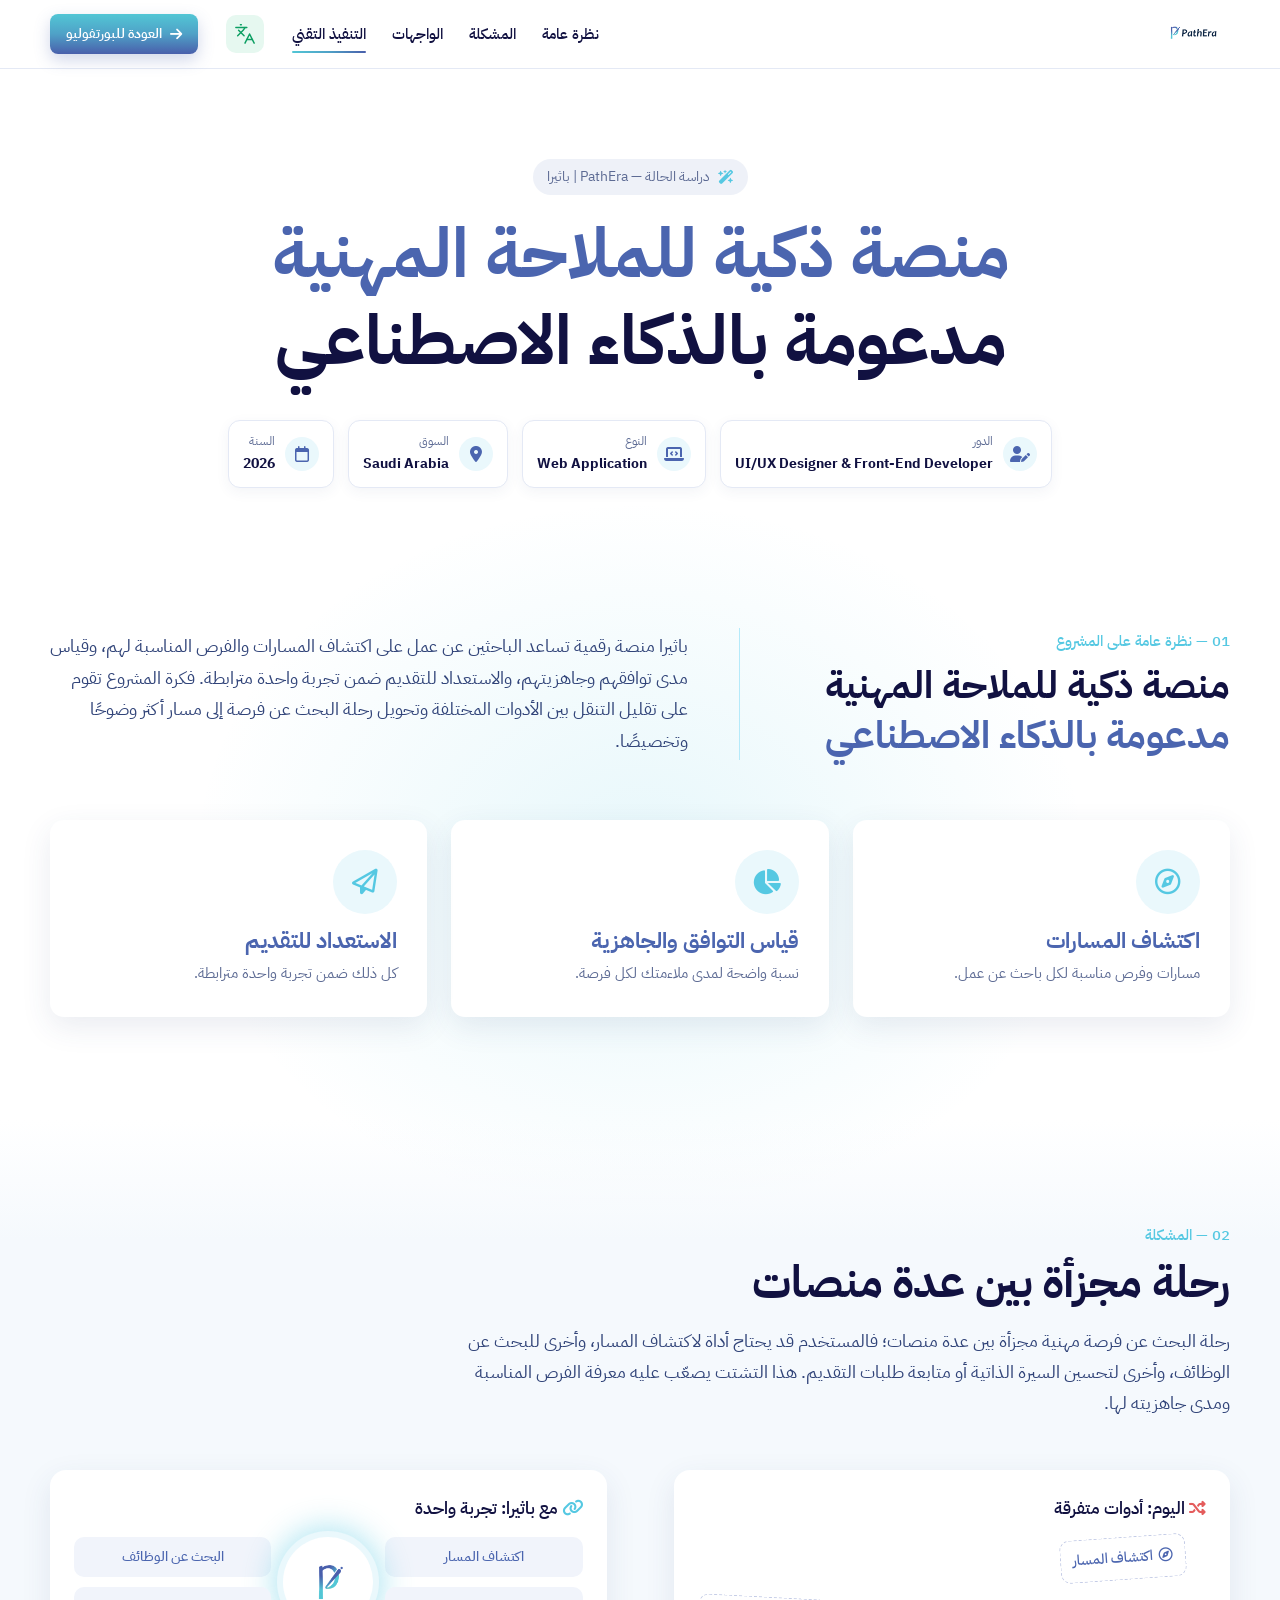
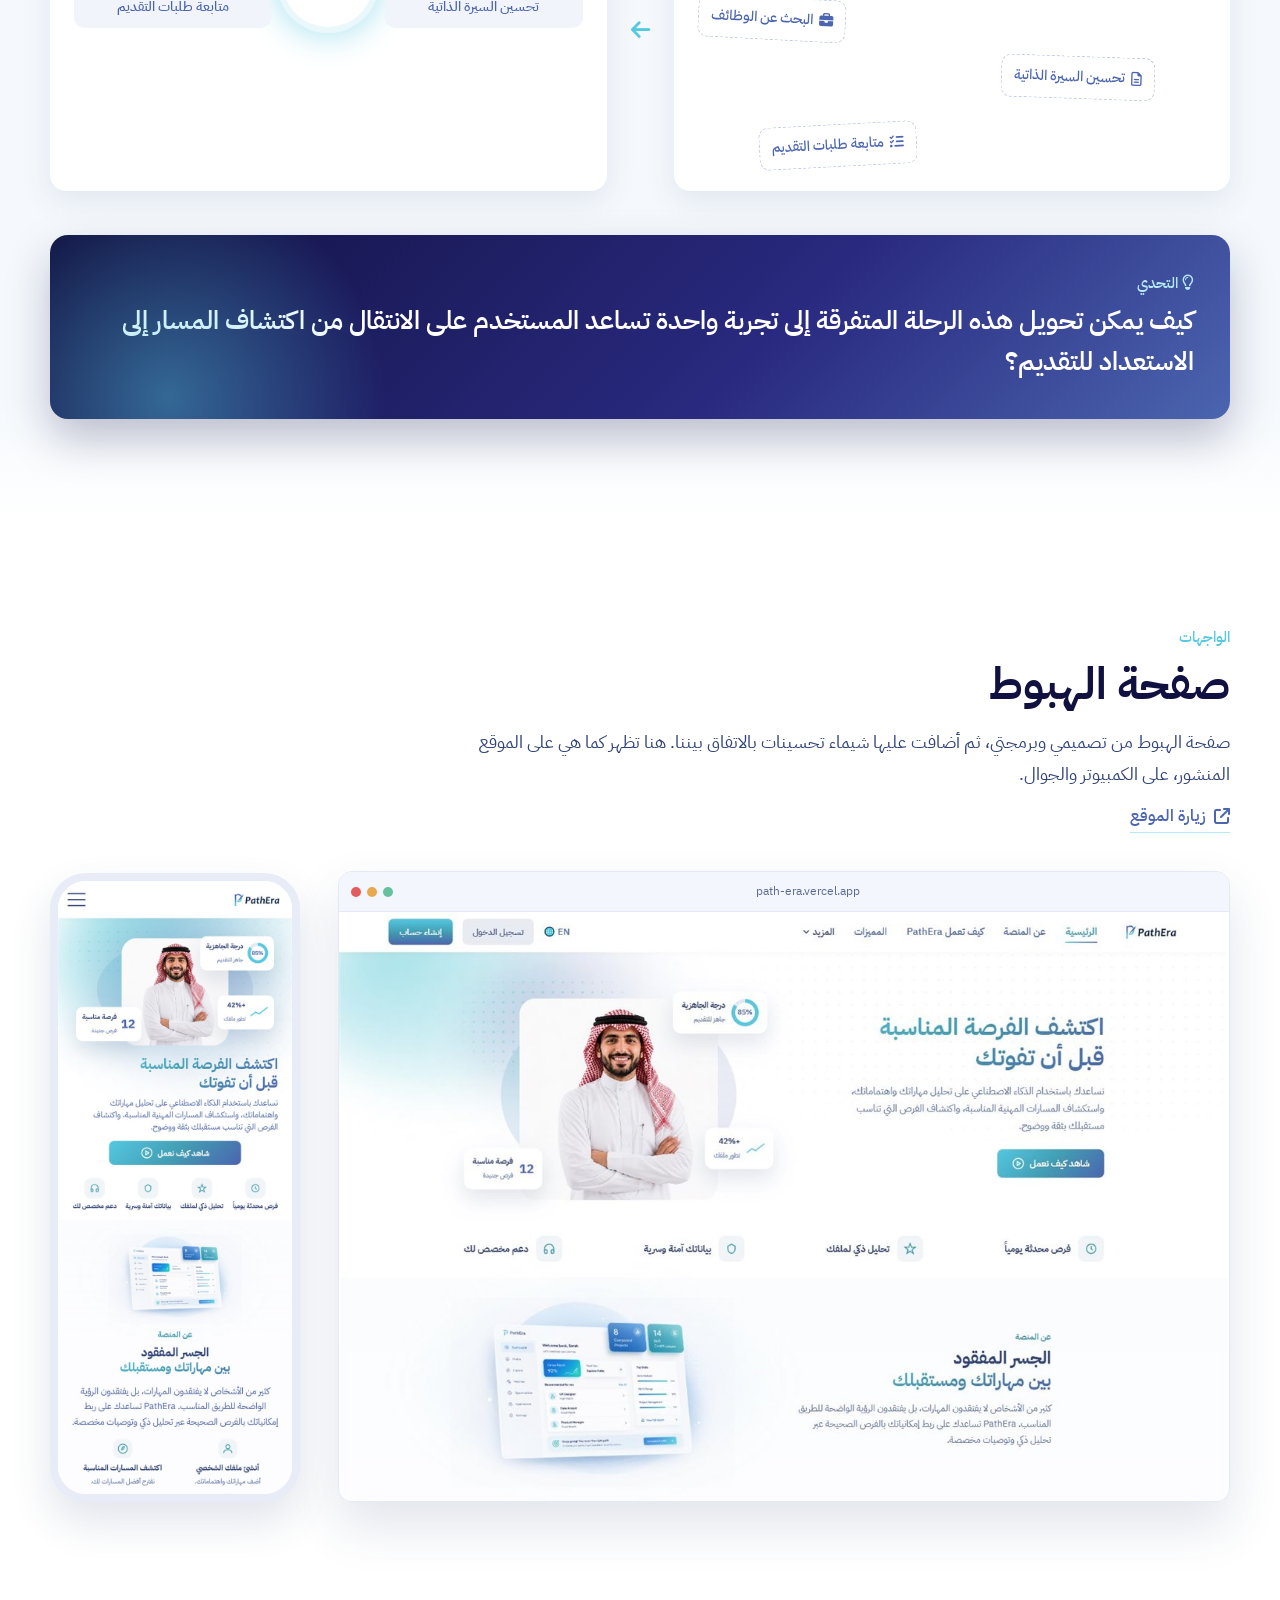
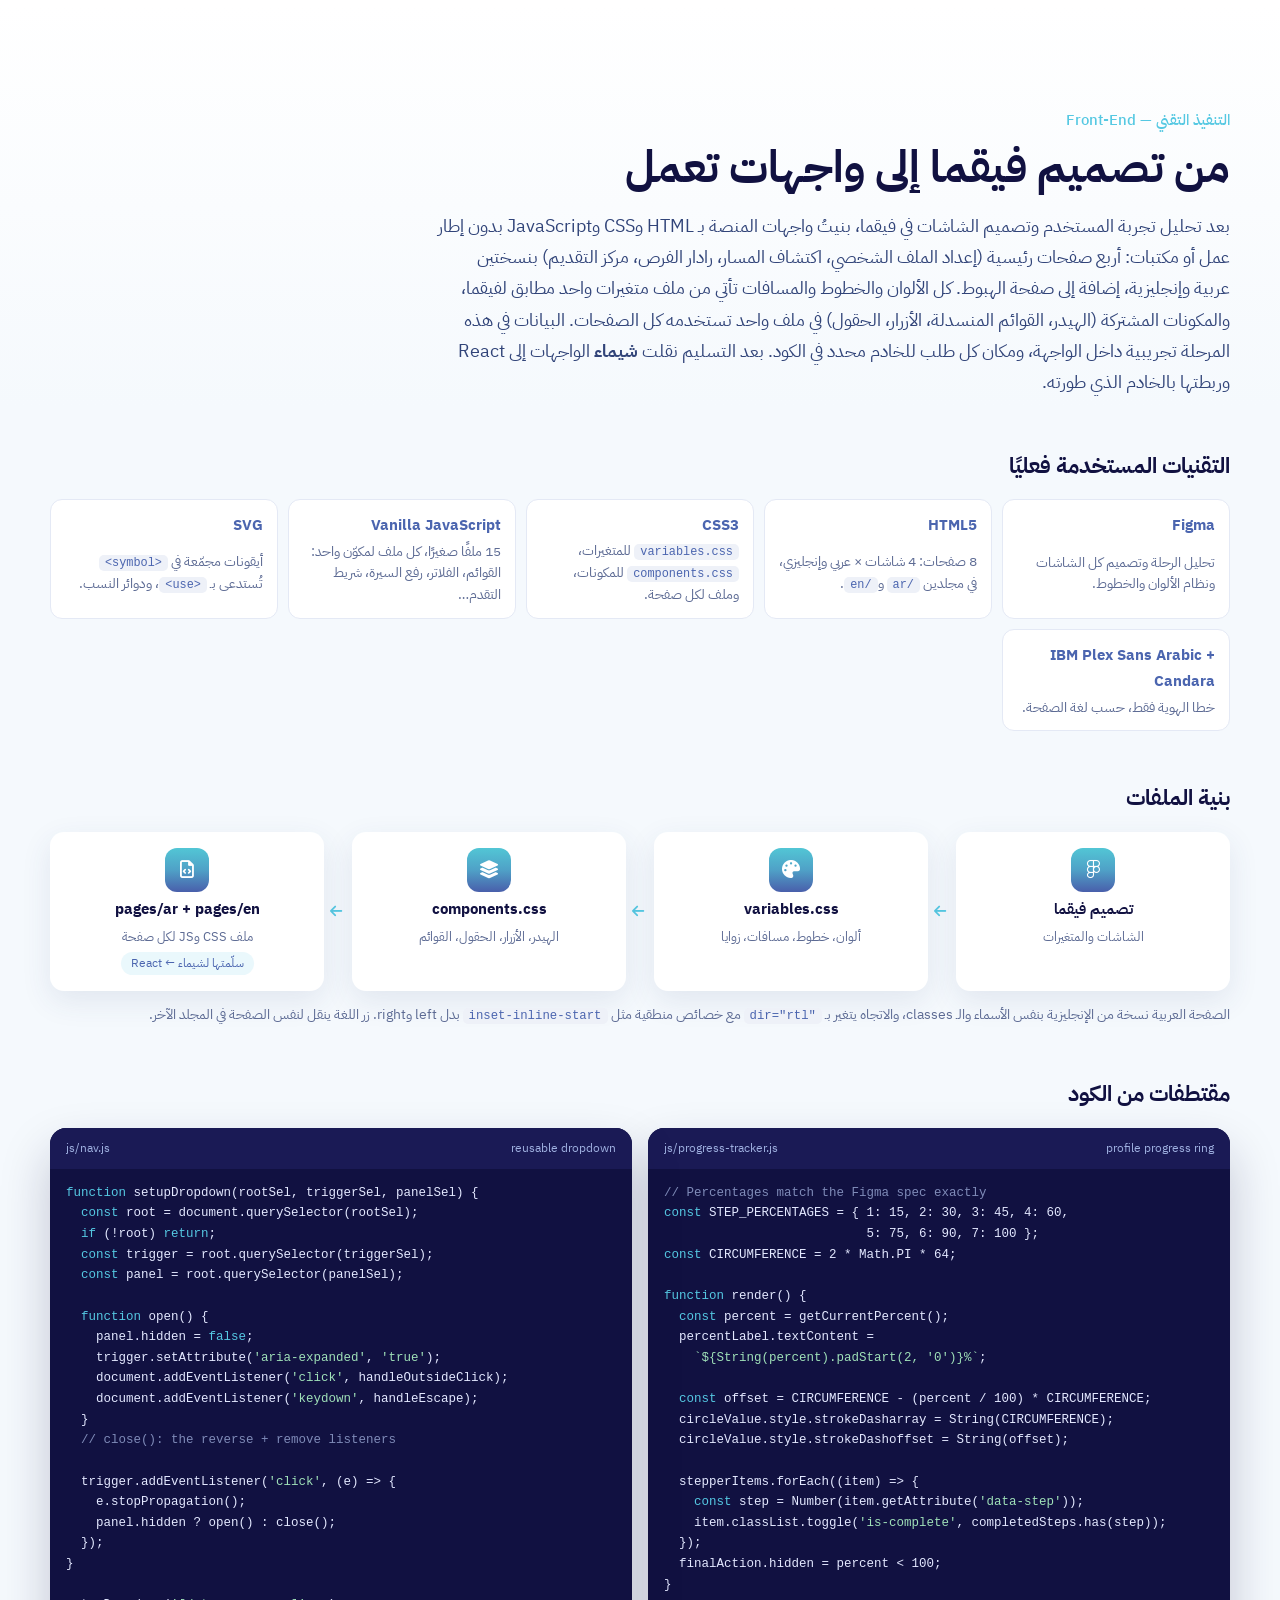
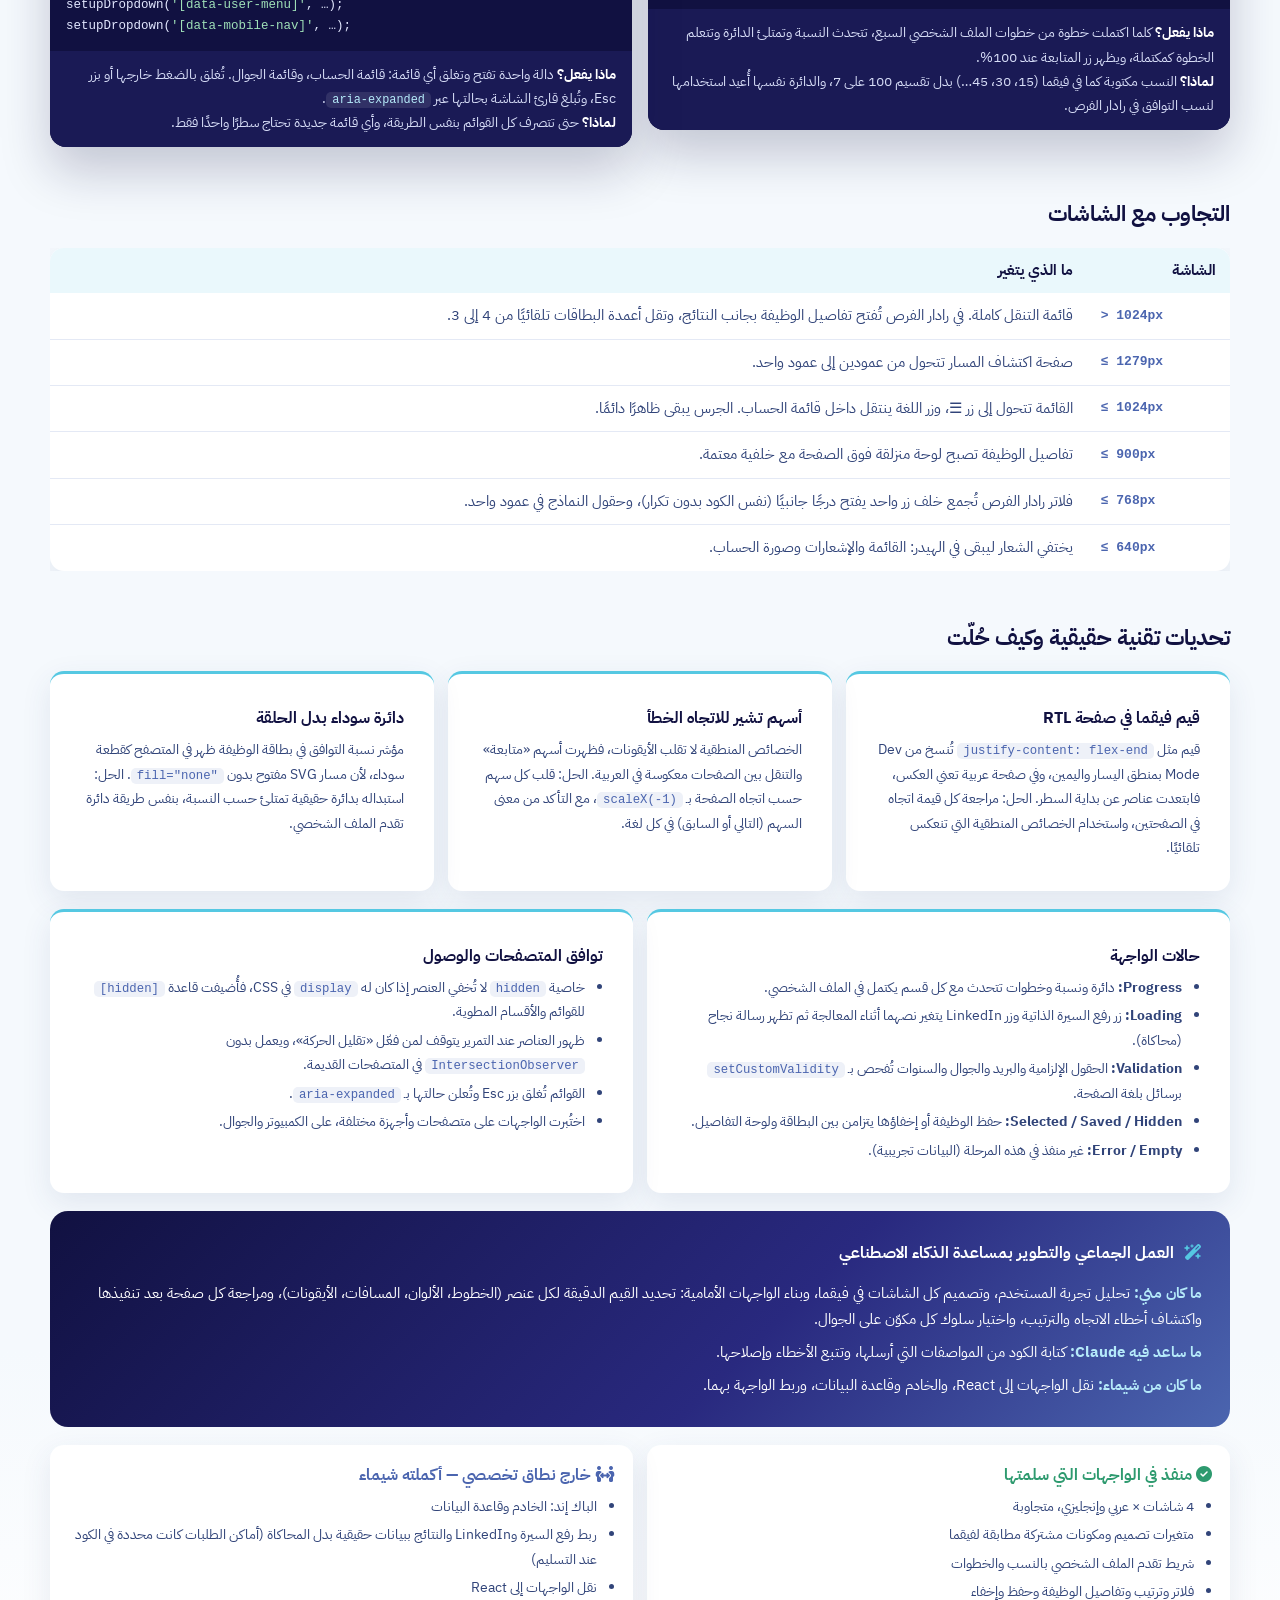
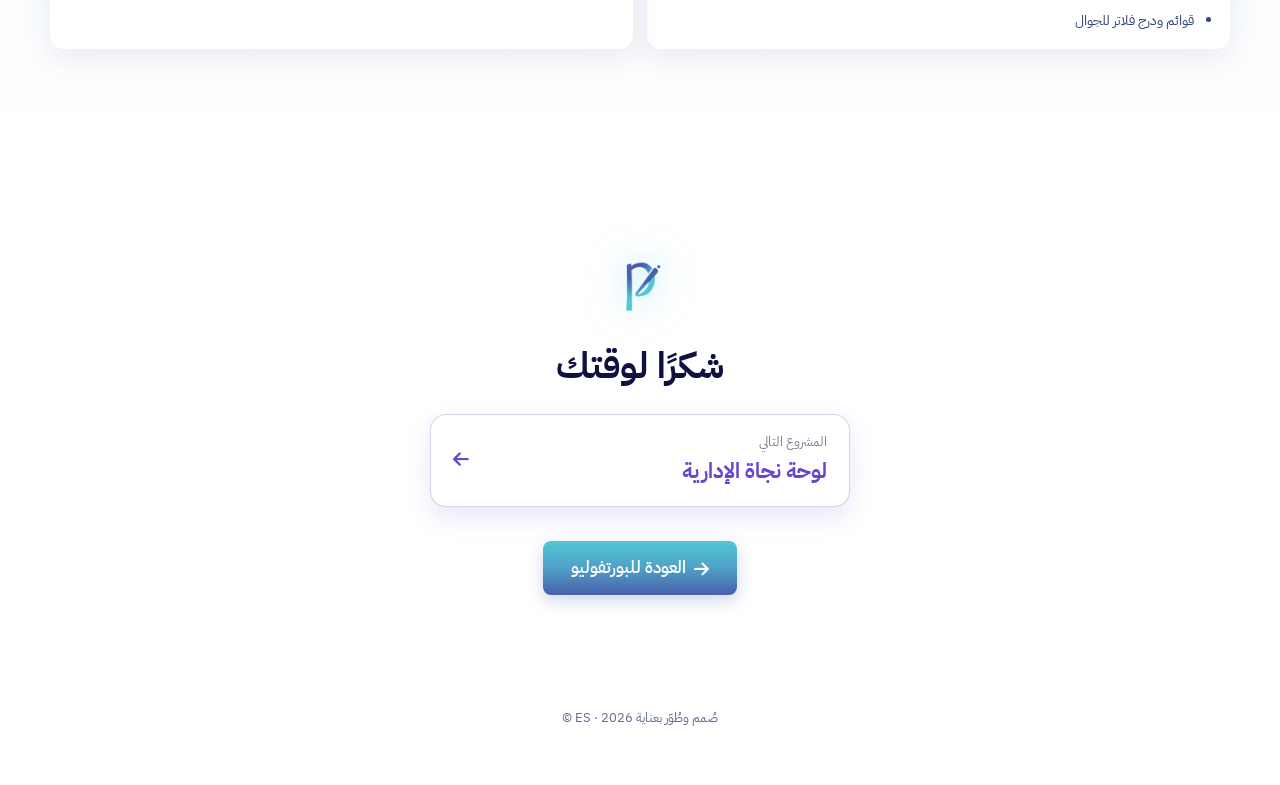
<file: pathera.html>
<!DOCTYPE html>
<html lang="ar" dir="rtl">
<head>
  <meta charset="UTF-8">
  <meta name="viewport" content="width=device-width, initial-scale=1.0">
  <meta name="theme-color" content="#FFFFFF">
  <meta name="description" content="دراسة حالة PathEra — منصة ذكية للملاحة المهنية مدعومة بالذكاء الاصطناعي. تصميم وتطوير إسراء سالم.">
  <title>PathEra | دراسة حالة — إسراء سالم</title>
  <!-- link preview (WhatsApp, LinkedIn, X) -->
  <meta property="og:type" content="website">
  <meta property="og:locale" content="ar_SA">
  <meta property="og:site_name" content="إسراء سالم">
  <meta property="og:title" content="PathEra | دراسة حالة — إسراء سالم">
  <meta property="og:description" content="دراسة حالة PathEra — منصة ذكية للملاحة المهنية مدعومة بالذكاء الاصطناعي. تصميم وتطوير إسراء سالم.">
  <meta property="og:url" content="https://essalim1999-design.github.io/portfolio/pathera.html">
  <meta property="og:image" content="https://essalim1999-design.github.io/portfolio/assets/og/pathera.jpg">
  <meta property="og:image:width" content="1200">
  <meta property="og:image:height" content="630">
  <meta name="twitter:card" content="summary_large_image">
  <link rel="canonical" href="https://essalim1999-design.github.io/portfolio/pathera.html">
  <link rel="icon" href="ES.png">
  <link rel="preconnect" href="https://fonts.googleapis.com">
  <link rel="preconnect" href="https://fonts.gstatic.com" crossorigin>
  <link href="https://fonts.googleapis.com/css2?family=IBM+Plex+Sans+Arabic:wght@400;500;600;700&display=swap" rel="stylesheet">
  <link rel="stylesheet" href="https://cdnjs.cloudflare.com/ajax/libs/font-awesome/6.4.0/css/all.min.css">
  <link rel="stylesheet" href="pathera.css">
</head>
<body>

  <!-- ===== Top bar ===== -->
  <header class="topbar">
    <div class="wrap topbar-in">
      <a href="#top" class="topbar-logo" aria-label="PathEra — أعلى الصفحة"><img src="assets/pathera/logo.png" alt="PathEra" dir="ltr"></a>
      <nav class="topbar-nav" aria-label="أقسام دراسة الحالة">
        <a href="#overview">نظرة عامة</a>
        <a href="#problem">المشكلة</a>
        <a href="#screens">الواجهات</a>
        <a href="#build">التنفيذ التقني</a>
      </nav>
      <a href="index.html#projects" class="back">
        <i class="fa-solid fa-arrow-right" aria-hidden="true"></i>
        <span>العودة للبورتفوليو</span>
      </a>
    </div>
  </header>

  <main id="top">

    <!-- ===== Cover ===== -->
    <section class="hero">
      <div class="wrap">
        <p class="badge reveal"><i class="fa-solid fa-wand-magic-sparkles" aria-hidden="true"></i> دراسة الحالة — PathEra | باثيرا</p>
        <h1 class="hero-title reveal">
          <span class="hero-line">منصة ذكية للملاحة المهنية</span>
          <span>مدعومة بالذكاء الاصطناعي</span>
        </h1>

        <ul class="meta reveal" aria-label="تفاصيل المشروع">
          <li><i class="fa-solid fa-user-pen"></i><span>الدور</span><strong dir="ltr">UI/UX Designer &amp; Front-End Developer</strong></li>
          <li><i class="fa-solid fa-laptop-code"></i><span>النوع</span><strong dir="ltr">Web Application</strong></li>
          <li><i class="fa-solid fa-location-dot"></i><span>السوق</span><strong dir="ltr">Saudi Arabia</strong></li>
          <li><i class="fa-regular fa-calendar"></i><span>السنة</span><strong>2026</strong></li>
        </ul>
      </div>
    </section>

    <!-- ===== 01 Overview ===== -->
    <section class="block" id="overview">
      <div class="wrap split reveal">
        <div class="split-head">
          <p class="eyebrow">01 — نظرة عامة على المشروع</p>
          <h2 class="title">منصة ذكية للملاحة المهنية <span class="hero-line">مدعومة بالذكاء الاصطناعي</span></h2>
        </div>
        <p class="split-text">باثيرا منصة رقمية تساعد الباحثين عن عمل على اكتشاف المسارات والفرص المناسبة لهم، وقياس مدى توافقهم وجاهزيتهم، والاستعداد للتقديم ضمن تجربة واحدة مترابطة. فكرة المشروع تقوم على تقليل التنقل بين الأدوات المختلفة وتحويل رحلة البحث عن فرصة إلى مسار أكثر وضوحًا وتخصيصًا.</p>
      </div>

      <ul class="wrap pillars">
        <li class="card reveal"><span class="card-ic"><i class="fa-regular fa-compass"></i></span><h3>اكتشاف المسارات</h3><p>مسارات وفرص مناسبة لكل باحث عن عمل.</p></li>
        <li class="card reveal"><span class="card-ic"><i class="fa-solid fa-chart-pie"></i></span><h3>قياس التوافق والجاهزية</h3><p>نسبة واضحة لمدى ملاءمتك لكل فرصة.</p></li>
        <li class="card reveal"><span class="card-ic"><i class="fa-regular fa-paper-plane"></i></span><h3>الاستعداد للتقديم</h3><p>كل ذلك ضمن تجربة واحدة مترابطة.</p></li>
      </ul>
    </section>

    <!-- ===== 02 Problem ===== -->
    <section class="block block-soft" id="problem">
      <div class="wrap">
        <p class="eyebrow reveal">02 — المشكلة</p>
        <h2 class="title reveal">رحلة مجزأة بين عدة منصات</h2>
        <p class="lead reveal">رحلة البحث عن فرصة مهنية مجزأة بين عدة منصات؛ فالمستخدم قد يحتاج أداة لاكتشاف المسار، وأخرى للبحث عن الوظائف، وأخرى لتحسين السيرة الذاتية أو متابعة طلبات التقديم. هذا التشتت يصعّب عليه معرفة الفرص المناسبة ومدى جاهزيته لها.</p>

        <div class="journey reveal" aria-hidden="true">
          <div class="journey-panel is-before">
            <p class="journey-label"><i class="fa-solid fa-shuffle"></i> اليوم: أدوات متفرقة</p>
            <div class="tools">
              <span class="tool t1"><i class="fa-regular fa-compass"></i> اكتشاف المسار</span>
              <span class="tool t2"><i class="fa-solid fa-briefcase"></i> البحث عن الوظائف</span>
              <span class="tool t3"><i class="fa-regular fa-file-lines"></i> تحسين السيرة الذاتية</span>
              <span class="tool t4"><i class="fa-solid fa-list-check"></i> متابعة طلبات التقديم</span>
            </div>
          </div>
          <div class="journey-arrow"><i class="fa-solid fa-arrow-left"></i></div>
          <div class="journey-panel is-after">
            <p class="journey-label"><i class="fa-solid fa-link"></i> مع باثيرا: تجربة واحدة</p>
            <div class="hub">
              <span class="tool">اكتشاف المسار</span>
              <span class="tool">البحث عن الوظائف</span>
              <span class="hub-core"><img src="assets/pathera/mark.png" alt=""></span>
              <span class="tool">تحسين السيرة الذاتية</span>
              <span class="tool">متابعة طلبات التقديم</span>
            </div>
          </div>
        </div>

        <blockquote class="challenge reveal">
          <p class="challenge-label"><i class="fa-regular fa-lightbulb"></i> التحدي</p>
          <p>كيف يمكن تحويل هذه الرحلة المتفرقة إلى تجربة واحدة تساعد المستخدم على الانتقال من اكتشاف المسار إلى الاستعداد للتقديم؟</p>
        </blockquote>
      </div>
    </section>

    <!-- ===== Screens ===== -->
    <section class="block" id="screens">
      <div class="wrap">
        <p class="eyebrow reveal">الواجهات</p>
        <h2 class="title reveal">صفحة الهبوط</h2>
        <p class="lead reveal">صفحة الهبوط من تصميمي وبرمجتي، ثم أضافت عليها شيماء تحسينات بالاتفاق بيننا. هنا تظهر كما هي على الموقع المنشور، على الكمبيوتر والجوال.</p>
        <a class="live-link reveal" href="https://path-era.vercel.app" data-en-href="https://path-era.vercel.app/en" target="_blank" rel="noopener"><i class="fa-solid fa-arrow-up-right-from-square" aria-hidden="true"></i> زيارة الموقع</a>

        <div class="showcase reveal">
          <div class="browser-wrap">
            <div class="browser">
              <div class="browser-bar"><i></i><i></i><i></i><span dir="ltr">path-era.vercel.app</span></div>
              <div class="browser-scroll" tabindex="0" aria-label="صفحة الهبوط — مرّر لرؤيتها كاملة">
                <img src="assets/pathera/landing-ar.jpg" data-en-src="assets/pathera/landing-en.jpg" alt="صفحة الهبوط لمنصة PathEra على الكمبيوتر" loading="lazy" width="1200" height="3099">
              </div>
            </div>
          </div>
          <div class="phone">
            <div class="phone-scroll" tabindex="0" aria-label="نسخة الجوال — مرّر لرؤيتها كاملة">
              <img src="assets/pathera/mobile-ar.jpg" data-en-src="assets/pathera/mobile-en.jpg" alt="صفحة الهبوط على الجوال" loading="lazy" width="600" height="8097">
            </div>
          </div>
        </div>
      </div>
    </section>

    <!-- ===== Front-end build ===== -->
    <section class="block block-soft" id="build">
      <div class="wrap">
        <p class="eyebrow reveal">التنفيذ التقني — Front-End</p>
        <h2 class="title reveal">من تصميم فيقما إلى واجهات تعمل</h2>

        <!-- summary -->
        <p class="lead reveal">بعد تحليل تجربة المستخدم وتصميم الشاشات في فيقما، بنيتُ واجهات المنصة بـ HTML وCSS وJavaScript بدون إطار عمل أو مكتبات: أربع صفحات رئيسية (إعداد الملف الشخصي، اكتشاف المسار، رادار الفرص، مركز التقديم) بنسختين عربية وإنجليزية، إضافة إلى صفحة الهبوط. كل الألوان والخطوط والمسافات تأتي من ملف متغيرات واحد مطابق لفيقما، والمكونات المشتركة (الهيدر، القوائم المنسدلة، الأزرار، الحقول) في ملف واحد تستخدمه كل الصفحات. البيانات في هذه المرحلة تجريبية داخل الواجهة، ومكان كل طلب للخادم محدد في الكود. بعد التسليم نقلت <b>شيماء</b> الواجهات إلى React وربطتها بالخادم الذي طورته.</p>

        <!-- 1. stack -->
        <h3 class="subhead reveal">التقنيات المستخدمة فعليًا</h3>
        <ul class="stack-grid reveal">
          <li><b dir="ltr">Figma</b><span>تحليل الرحلة وتصميم كل الشاشات ونظام الألوان والخطوط.</span></li>
          <li><b dir="ltr">HTML5</b><span>8 صفحات: 4 شاشات × عربي وإنجليزي، في مجلدين <code dir="ltr">ar/</code> و<code dir="ltr">en/</code>.</span></li>
          <li><b dir="ltr">CSS3</b><span><code dir="ltr">variables.css</code> للمتغيرات، <code dir="ltr">components.css</code> للمكونات، وملف لكل صفحة.</span></li>
          <li><b dir="ltr">Vanilla JavaScript</b><span>15 ملفًا صغيرًا، كل ملف لمكوّن واحد: القوائم، الفلاتر، رفع السيرة، شريط التقدم…</span></li>
          <li><b dir="ltr">SVG</b><span>أيقونات مجمّعة في <code dir="ltr">&lt;symbol&gt;</code> تُستدعى بـ <code dir="ltr">&lt;use&gt;</code>، ودوائر النسب.</span></li>
          <li><b dir="ltr">IBM Plex Sans Arabic + Candara</b><span>خطا الهوية فقط، حسب لغة الصفحة.</span></li>
        </ul>

        <!-- 2. architecture -->
        <h3 class="subhead reveal">بنية الملفات</h3>
        <ol class="arch reveal" aria-label="مخطط البنية">
          <li><i class="fa-brands fa-figma"></i><b>تصميم فيقما</b><span>الشاشات والمتغيرات</span></li>
          <li><i class="fa-solid fa-palette"></i><b dir="ltr">variables.css</b><span>ألوان، خطوط، مسافات، زوايا</span></li>
          <li><i class="fa-solid fa-layer-group"></i><b dir="ltr">components.css</b><span>الهيدر، الأزرار، الحقول، القوائم</span></li>
          <li><i class="fa-regular fa-file-code"></i><b dir="ltr">pages/ar + pages/en</b><span>ملف CSS وJS لكل صفحة</span><small>سلّمتها لشيماء ← React</small></li>
        </ol>
        <p class="arch-note reveal">الصفحة العربية نسخة من الإنجليزية بنفس الأسماء والـ classes، والاتجاه يتغير بـ <code dir="ltr">dir="rtl"</code> مع خصائص منطقية مثل <code dir="ltr">inset-inline-start</code> بدل left وright. زر اللغة ينقل لنفس الصفحة في المجلد الآخر.</p>

        <!-- 3. code -->
        <h3 class="subhead reveal">مقتطفات من الكود</h3>
        <div class="code-pair">
          <figure class="code reveal">
            <figcaption dir="ltr"><span>js/progress-tracker.js</span><span>profile progress ring</span></figcaption>
<pre dir="ltr"><code><span class="c">// Percentages match the Figma spec exactly</span>
<span class="k">const</span> STEP_PERCENTAGES = { 1: 15, 2: 30, 3: 45, 4: 60,
                           5: 75, 6: 90, 7: 100 };
<span class="k">const</span> CIRCUMFERENCE = 2 * Math.PI * 64;

<span class="k">function</span> render() {
  <span class="k">const</span> percent = getCurrentPercent();
  percentLabel.textContent =
    <span class="s">`${String(percent).padStart(2, '0')}%`</span>;

  <span class="k">const</span> offset = CIRCUMFERENCE - (percent / 100) * CIRCUMFERENCE;
  circleValue.style.strokeDasharray = String(CIRCUMFERENCE);
  circleValue.style.strokeDashoffset = String(offset);

  stepperItems.forEach((item) =&gt; {
    <span class="k">const</span> step = Number(item.getAttribute(<span class="s">'data-step'</span>));
    item.classList.toggle(<span class="s">'is-complete'</span>, completedSteps.has(step));
  });
  finalAction.hidden = percent &lt; 100;
}</code></pre>
            <p class="code-why"><b>ماذا يفعل؟</b> كلما اكتملت خطوة من خطوات الملف الشخصي السبع، تتحدث النسبة وتمتلئ الدائرة وتتعلم الخطوة كمكتملة، ويظهر زر المتابعة عند 100%.<br><b>لماذا؟</b> النسب مكتوبة كما في فيقما (15، 30، 45…) بدل تقسيم 100 على 7، والدائرة نفسها أُعيد استخدامها لنسب التوافق في رادار الفرص.</p>
          </figure>

          <figure class="code reveal">
            <figcaption dir="ltr"><span>js/nav.js</span><span>reusable dropdown</span></figcaption>
<pre dir="ltr"><code><span class="k">function</span> setupDropdown(rootSel, triggerSel, panelSel) {
  <span class="k">const</span> root = document.querySelector(rootSel);
  <span class="k">if</span> (!root) <span class="k">return</span>;
  <span class="k">const</span> trigger = root.querySelector(triggerSel);
  <span class="k">const</span> panel = root.querySelector(panelSel);

  <span class="k">function</span> open() {
    panel.hidden = <span class="k">false</span>;
    trigger.setAttribute(<span class="s">'aria-expanded'</span>, <span class="s">'true'</span>);
    document.addEventListener(<span class="s">'click'</span>, handleOutsideClick);
    document.addEventListener(<span class="s">'keydown'</span>, handleEscape);
  }
  <span class="c">// close(): the reverse + remove listeners</span>

  trigger.addEventListener(<span class="s">'click'</span>, (e) =&gt; {
    e.stopPropagation();
    panel.hidden ? open() : close();
  });
}

setupDropdown(<span class="s">'[data-user-menu]'</span>, …);
setupDropdown(<span class="s">'[data-mobile-nav]'</span>, …);</code></pre>
            <p class="code-why"><b>ماذا يفعل؟</b> دالة واحدة تفتح وتغلق أي قائمة: قائمة الحساب، وقائمة الجوال. تُغلق بالضغط خارجها أو بزر Esc، وتُبلغ قارئ الشاشة بحالتها عبر <code dir="ltr">aria-expanded</code>.<br><b>لماذا؟</b> حتى تتصرف كل القوائم بنفس الطريقة، وأي قائمة جديدة تحتاج سطرًا واحدًا فقط.</p>
          </figure>
        </div>

        <!-- 4. responsive -->
        <h3 class="subhead reveal">التجاوب مع الشاشات</h3>
        <div class="table-wrap reveal">
          <table class="resp">
            <thead><tr><th>الشاشة</th><th>ما الذي يتغير</th></tr></thead>
            <tbody>
              <tr><th dir="ltr">&gt; 1024px</th><td>قائمة التنقل كاملة. في رادار الفرص تُفتح تفاصيل الوظيفة بجانب النتائج، وتقل أعمدة البطاقات تلقائيًا من 4 إلى 3.</td></tr>
              <tr><th dir="ltr">≤ 1279px</th><td>صفحة اكتشاف المسار تتحول من عمودين إلى عمود واحد.</td></tr>
              <tr><th dir="ltr">≤ 1024px</th><td>القائمة تتحول إلى زر ☰، وزر اللغة ينتقل داخل قائمة الحساب. الجرس يبقى ظاهرًا دائمًا.</td></tr>
              <tr><th dir="ltr">≤ 900px</th><td>تفاصيل الوظيفة تصبح لوحة منزلقة فوق الصفحة مع خلفية معتمة.</td></tr>
              <tr><th dir="ltr">≤ 768px</th><td>فلاتر رادار الفرص تُجمع خلف زر واحد يفتح درجًا جانبيًا (نفس الكود بدون تكرار)، وحقول النماذج في عمود واحد.</td></tr>
              <tr><th dir="ltr">≤ 640px</th><td>يختفي الشعار ليبقى في الهيدر: القائمة والإشعارات وصورة الحساب.</td></tr>
            </tbody>
          </table>
        </div>

        <!-- 5. challenges -->
        <h3 class="subhead reveal">تحديات تقنية حقيقية وكيف حُلّت</h3>
        <ul class="challenges">
          <li class="card reveal"><h4>قيم فيقما في صفحة RTL</h4><p>قيم مثل <code dir="ltr">justify-content: flex-end</code> تُنسخ من Dev Mode بمنطق اليسار واليمين، وفي صفحة عربية تعني العكس، فابتعدت عناصر عن بداية السطر. الحل: مراجعة كل قيمة اتجاه في الصفحتين، واستخدام الخصائص المنطقية التي تنعكس تلقائيًا.</p></li>
          <li class="card reveal"><h4>أسهم تشير للاتجاه الخطأ</h4><p>الخصائص المنطقية لا تقلب الأيقونات، فظهرت أسهم «متابعة» والتنقل بين الصفحات معكوسة في العربية. الحل: قلب كل سهم حسب اتجاه الصفحة بـ <code dir="ltr">scaleX(-1)</code>، مع التأكد من معنى السهم (التالي أو السابق) في كل لغة.</p></li>
          <li class="card reveal"><h4>دائرة سوداء بدل الحلقة</h4><p>مؤشر نسبة التوافق في بطاقة الوظيفة ظهر في المتصفح كقطعة سوداء، لأن مسار SVG مفتوح بدون <code dir="ltr">fill="none"</code>. الحل: استبداله بدائرة حقيقية تمتلئ حسب النسبة، بنفس طريقة دائرة تقدم الملف الشخصي.</p></li>
        </ul>

        <!-- 6-7. states + compat -->
        <div class="facts">
          <article class="card reveal">
            <h4>حالات الواجهة</h4>
            <ul>
              <li><b>Progress:</b> دائرة ونسبة وخطوات تتحدث مع كل قسم يكتمل في الملف الشخصي.</li>
              <li><b>Loading:</b> زر رفع السيرة الذاتية وزر LinkedIn يتغير نصهما أثناء المعالجة ثم تظهر رسالة نجاح (محاكاة).</li>
              <li><b>Validation:</b> الحقول الإلزامية والبريد والجوال والسنوات تُفحص بـ <code dir="ltr">setCustomValidity</code> برسائل بلغة الصفحة.</li>
              <li><b>Selected / Saved / Hidden:</b> حفظ الوظيفة أو إخفاؤها يتزامن بين البطاقة ولوحة التفاصيل.</li>
              <li><b>Error / Empty:</b> غير منفذ في هذه المرحلة (البيانات تجريبية).</li>
            </ul>
          </article>
          <article class="card reveal">
            <h4>توافق المتصفحات والوصول</h4>
            <ul>
              <li>خاصية <code dir="ltr">hidden</code> لا تُخفي العنصر إذا كان له <code dir="ltr">display</code> في CSS، فأُضيفت قاعدة <code dir="ltr">[hidden]</code> للقوائم والأقسام المطوية.</li>
              <li>ظهور العناصر عند التمرير يتوقف لمن فعّل «تقليل الحركة»، ويعمل بدون <code dir="ltr">IntersectionObserver</code> في المتصفحات القديمة.</li>
              <li>القوائم تُغلق بزر Esc وتُعلن حالتها بـ <code dir="ltr">aria-expanded</code>.</li>
              <li>اختُبرت الواجهات على متصفحات وأجهزة مختلفة، على الكمبيوتر والجوال.</li>
            </ul>
          </article>
        </div>

        <!-- 8. AI + team -->
        <article class="ai-card reveal">
          <h4><i class="fa-solid fa-wand-magic-sparkles"></i> العمل الجماعي والتطوير بمساعدة الذكاء الاصطناعي</h4>
          <p><b>ما كان مني:</b> تحليل تجربة المستخدم، وتصميم كل الشاشات في فيقما، وبناء الواجهات الأمامية: تحديد القيم الدقيقة لكل عنصر (الخطوط، الألوان، المسافات، الأيقونات)، ومراجعة كل صفحة بعد تنفيذها واكتشاف أخطاء الاتجاه والترتيب، واختيار سلوك كل مكوّن على الجوال.</p>
          <p><b>ما ساعد فيه Claude:</b> كتابة الكود من المواصفات التي أرسلها، وتتبع الأخطاء وإصلاحها.</p>
          <p><b>ما كان من شيماء:</b> نقل الواجهات إلى React، والخادم وقاعدة البيانات، وربط الواجهة بهما.</p>
        </article>

        <!-- 9. status -->
        <div class="status reveal">
          <div>
            <h4><i class="fa-solid fa-circle-check"></i> منفذ في الواجهات التي سلمتها</h4>
            <ul><li>4 شاشات × عربي وإنجليزي، متجاوبة</li><li>متغيرات تصميم ومكونات مشتركة مطابقة لفيقما</li><li>شريط تقدم الملف الشخصي بالنسب والخطوات</li><li>فلاتر وترتيب وتفاصيل الوظيفة وحفظ وإخفاء</li><li>قوائم ودرج فلاتر للجوال</li></ul>
          </div>
          <div>
            <h4><i class="fa-solid fa-people-arrows"></i> خارج نطاق تخصصي — أكملته شيماء</h4>
            <ul><li>الباك إند: الخادم وقاعدة البيانات</li><li>ربط رفع السيرة وLinkedIn والنتائج ببيانات حقيقية بدل المحاكاة (أماكن الطلبات كانت محددة في الكود عند التسليم)</li><li>نقل الواجهات إلى React</li></ul>
          </div>
        </div>
      </div>
    </section>

    <!-- ===== Back ===== -->
    <section class="block ending">
      <div class="wrap">
        <img src="assets/pathera/mark.png" alt="" class="ending-mark">
        <p class="ending-text">شكرًا لوقتك</p>
        <a class="next-project reveal" href="najah.html"><small>المشروع التالي</small><strong>لوحة نجاة الإدارية</strong><i class="fa-solid fa-arrow-left" aria-hidden="true"></i></a>
        <a href="index.html#projects" class="btn"><i class="fa-solid fa-arrow-right" aria-hidden="true"></i> العودة للبورتفوليو</a>
      </div>
    </section>
  </main>

  <footer class="foot">صُمم وطُوّر بعناية <span dir="ltr">© ES · 2026</span></footer>

  <script src="i18n/pathera.en.js"></script>
  <script src="case-i18n.js"></script>
  <script src="pathera.js"></script>
</body>
</html>
</file>
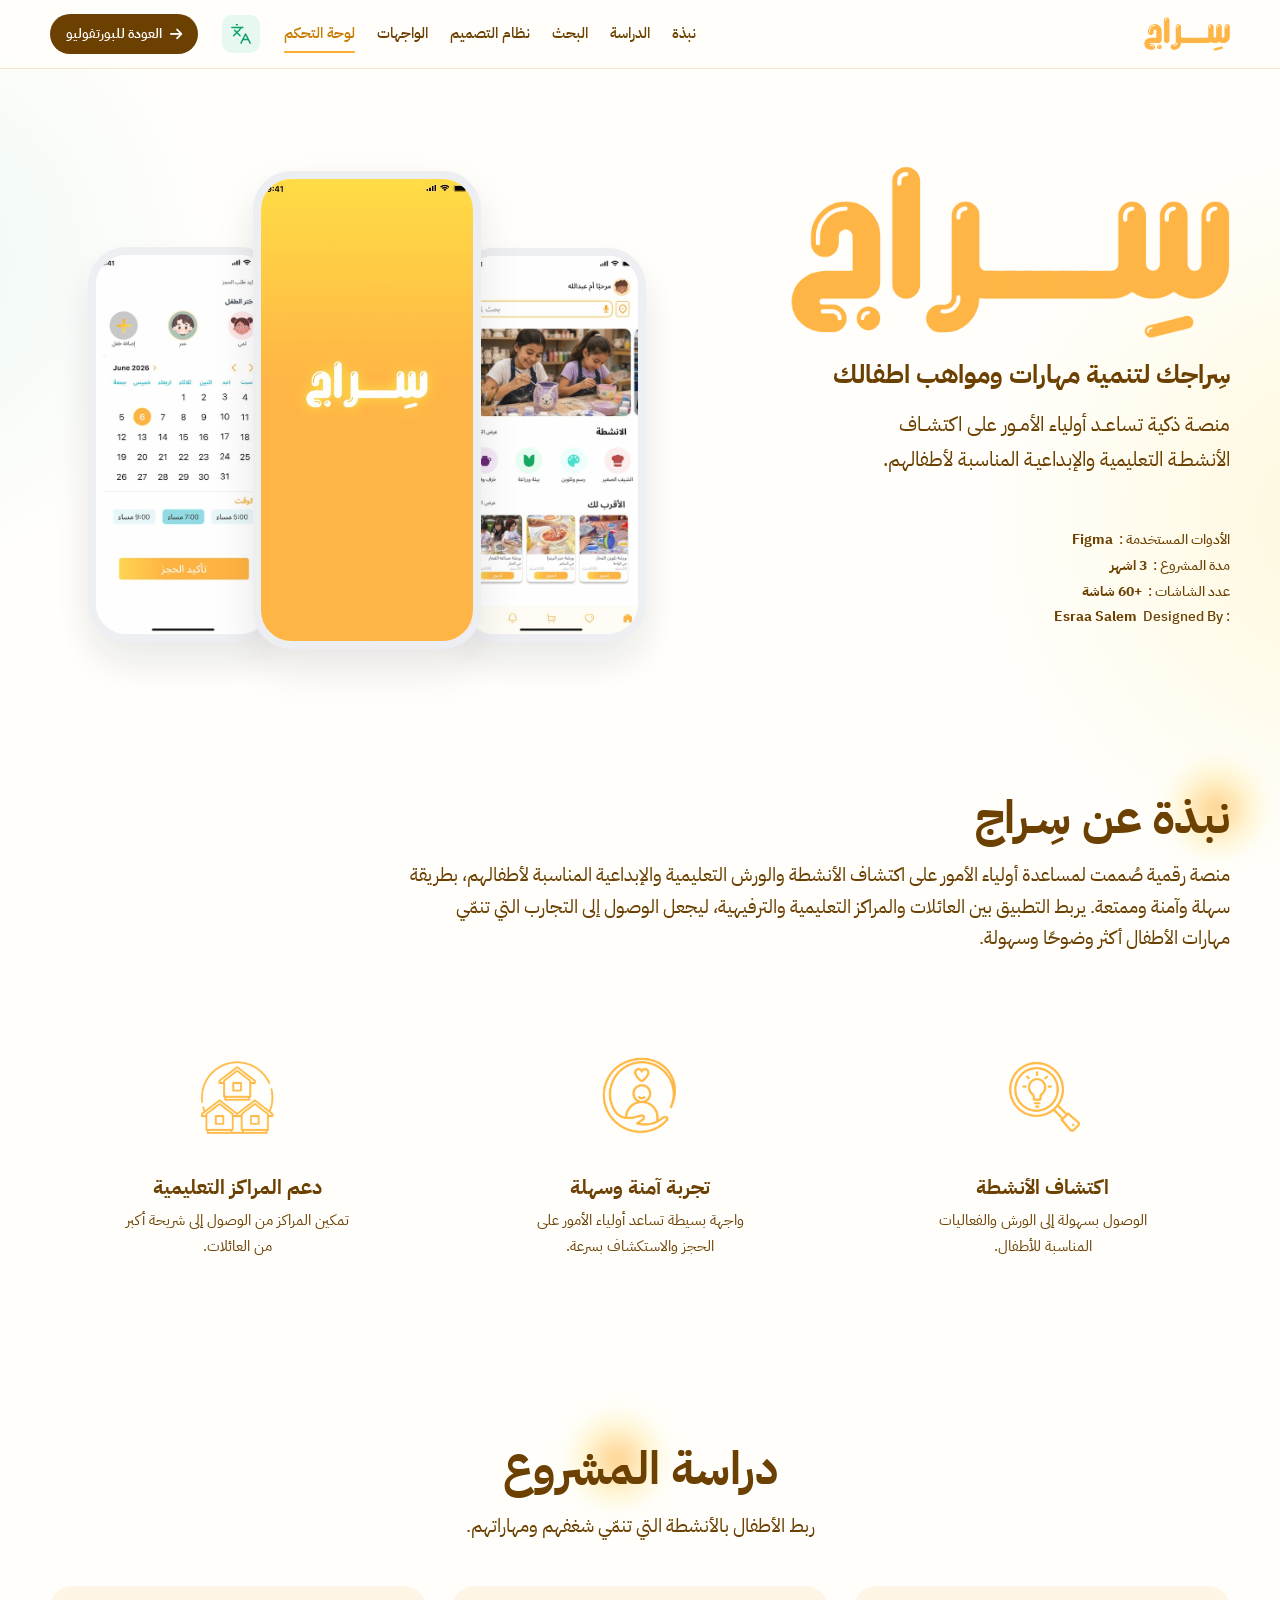
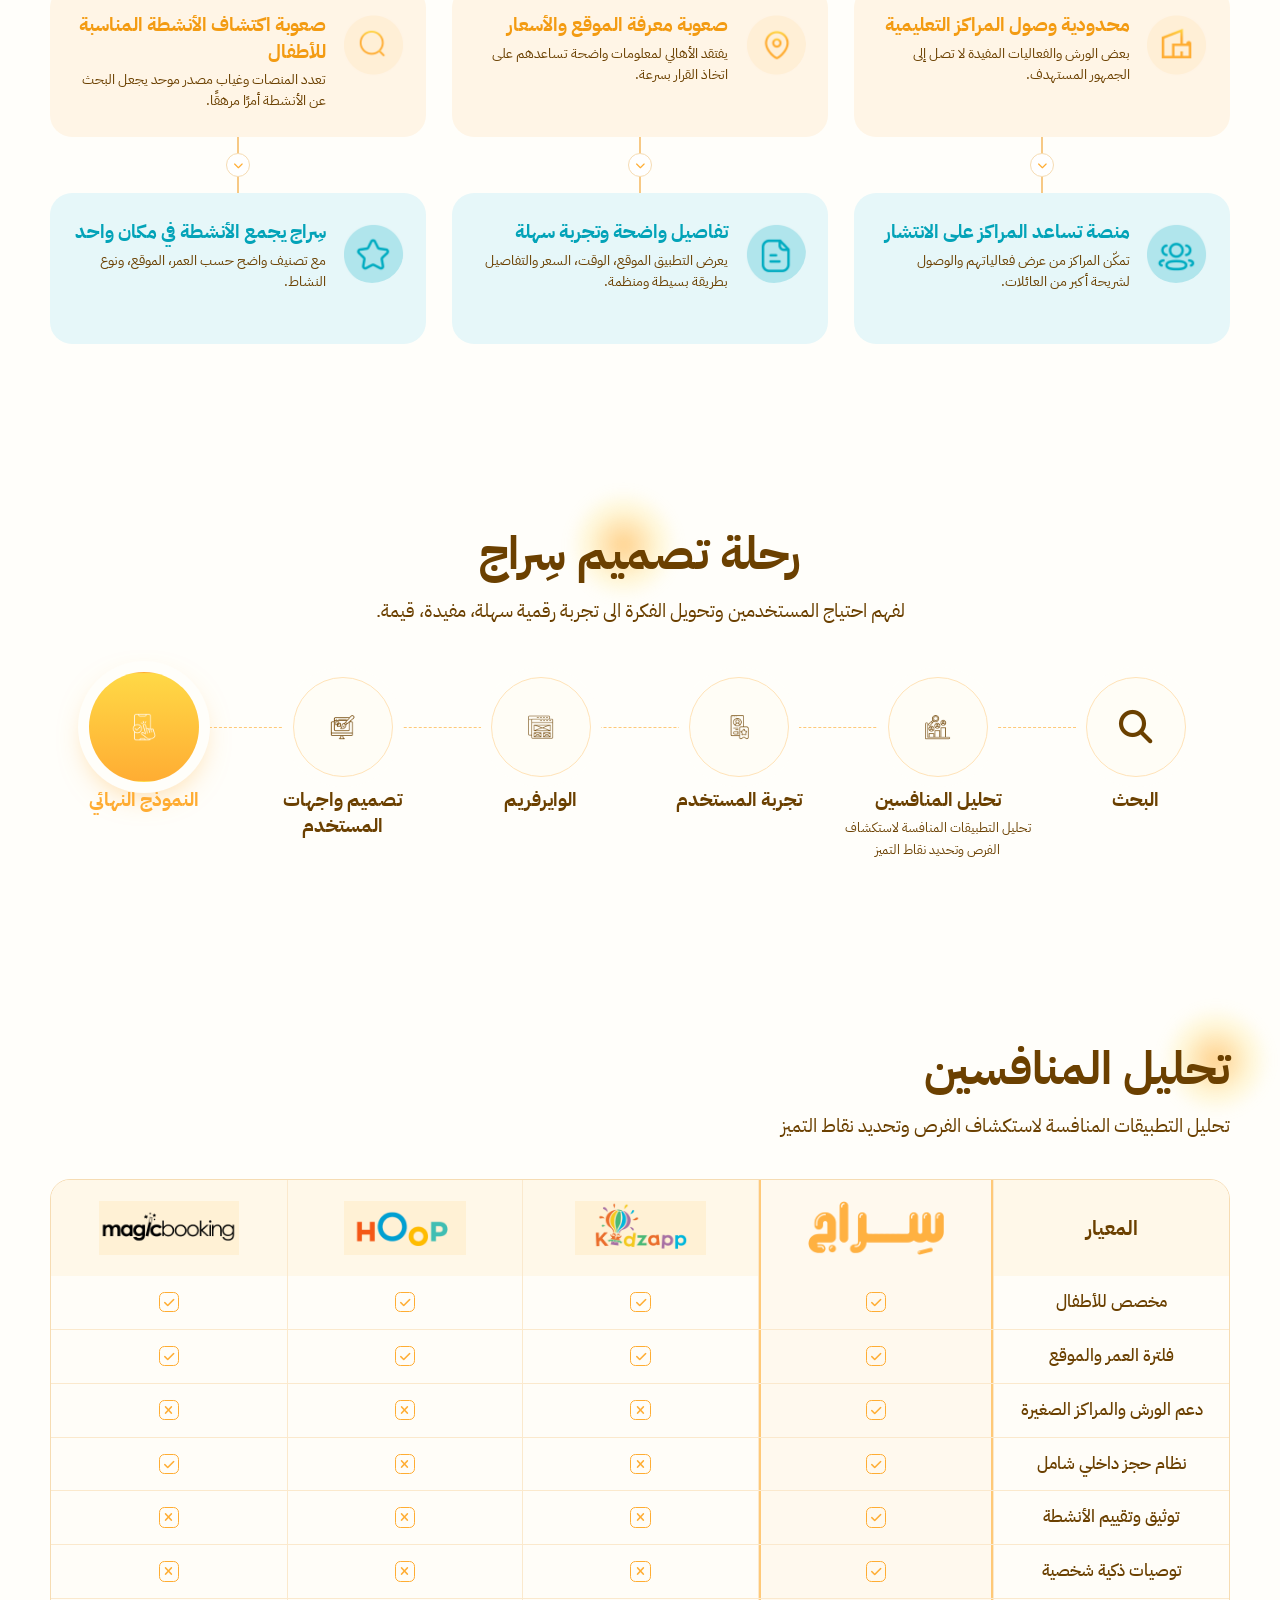
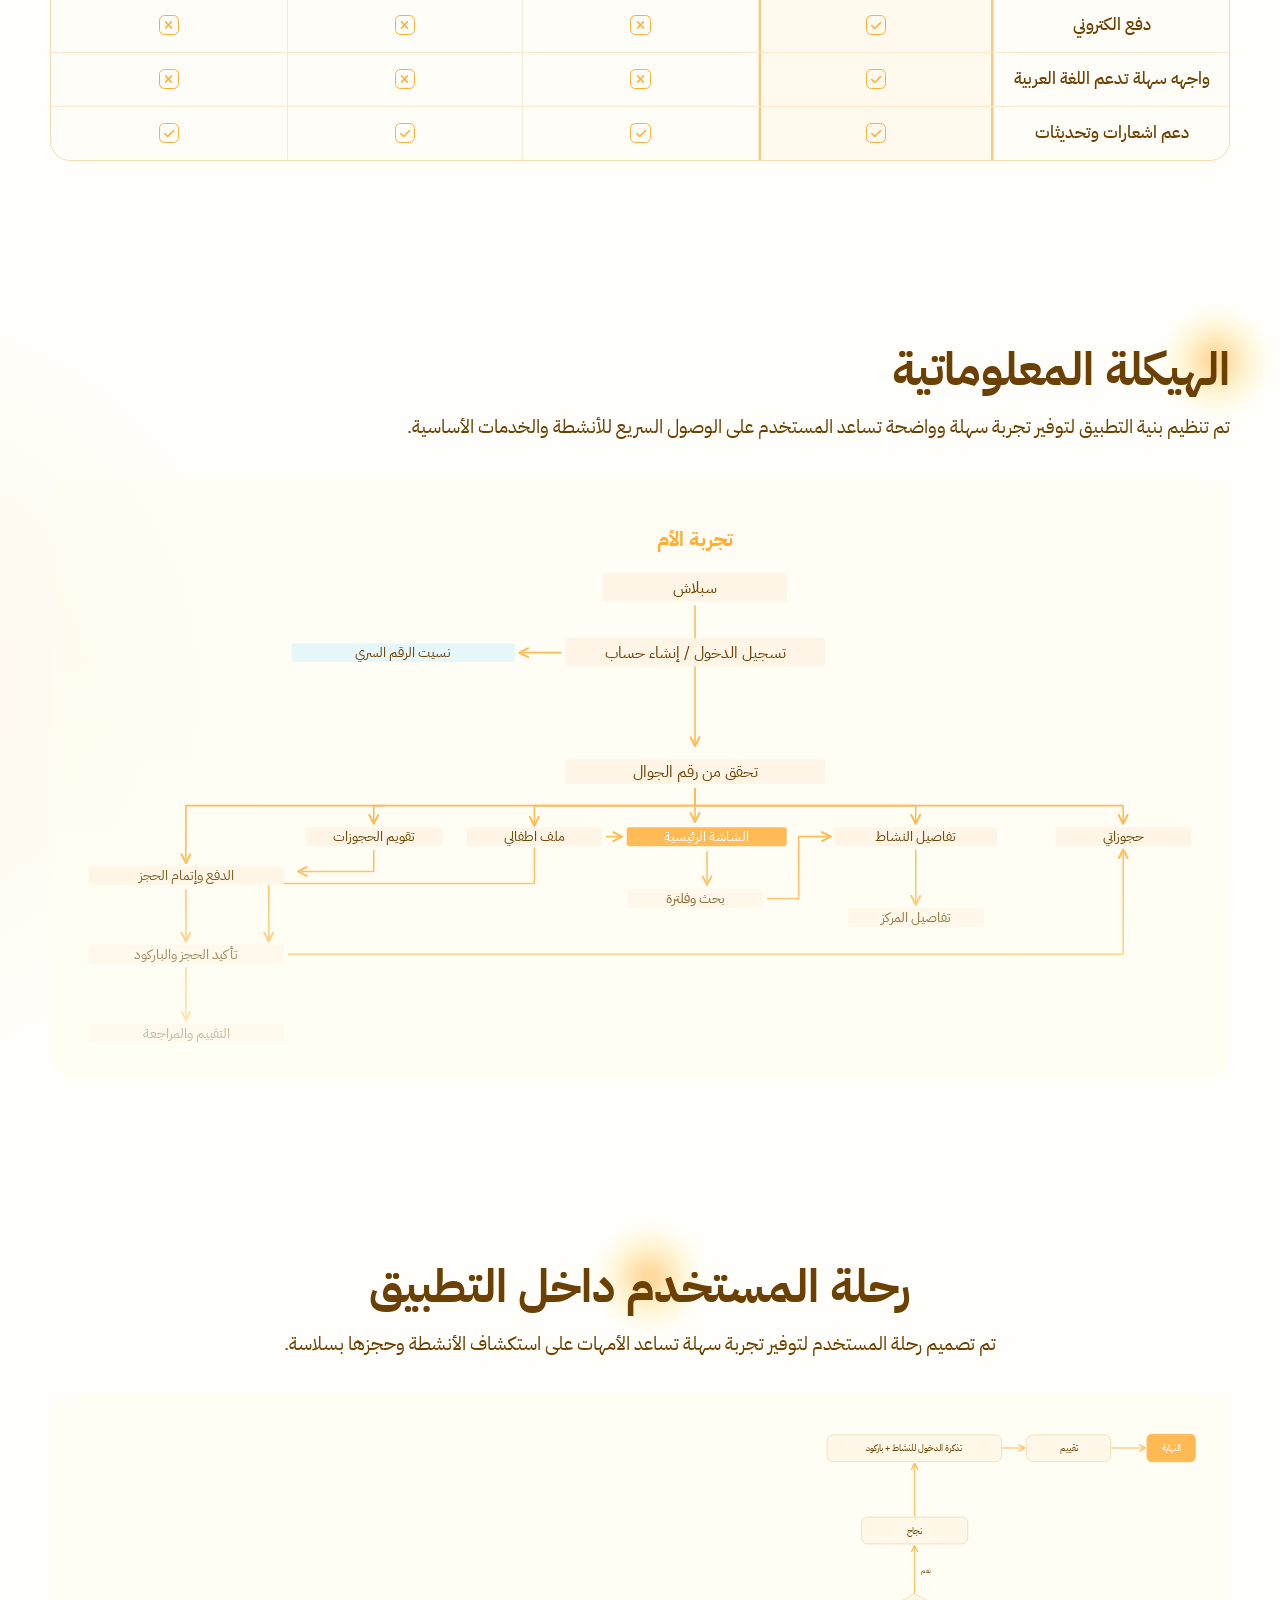
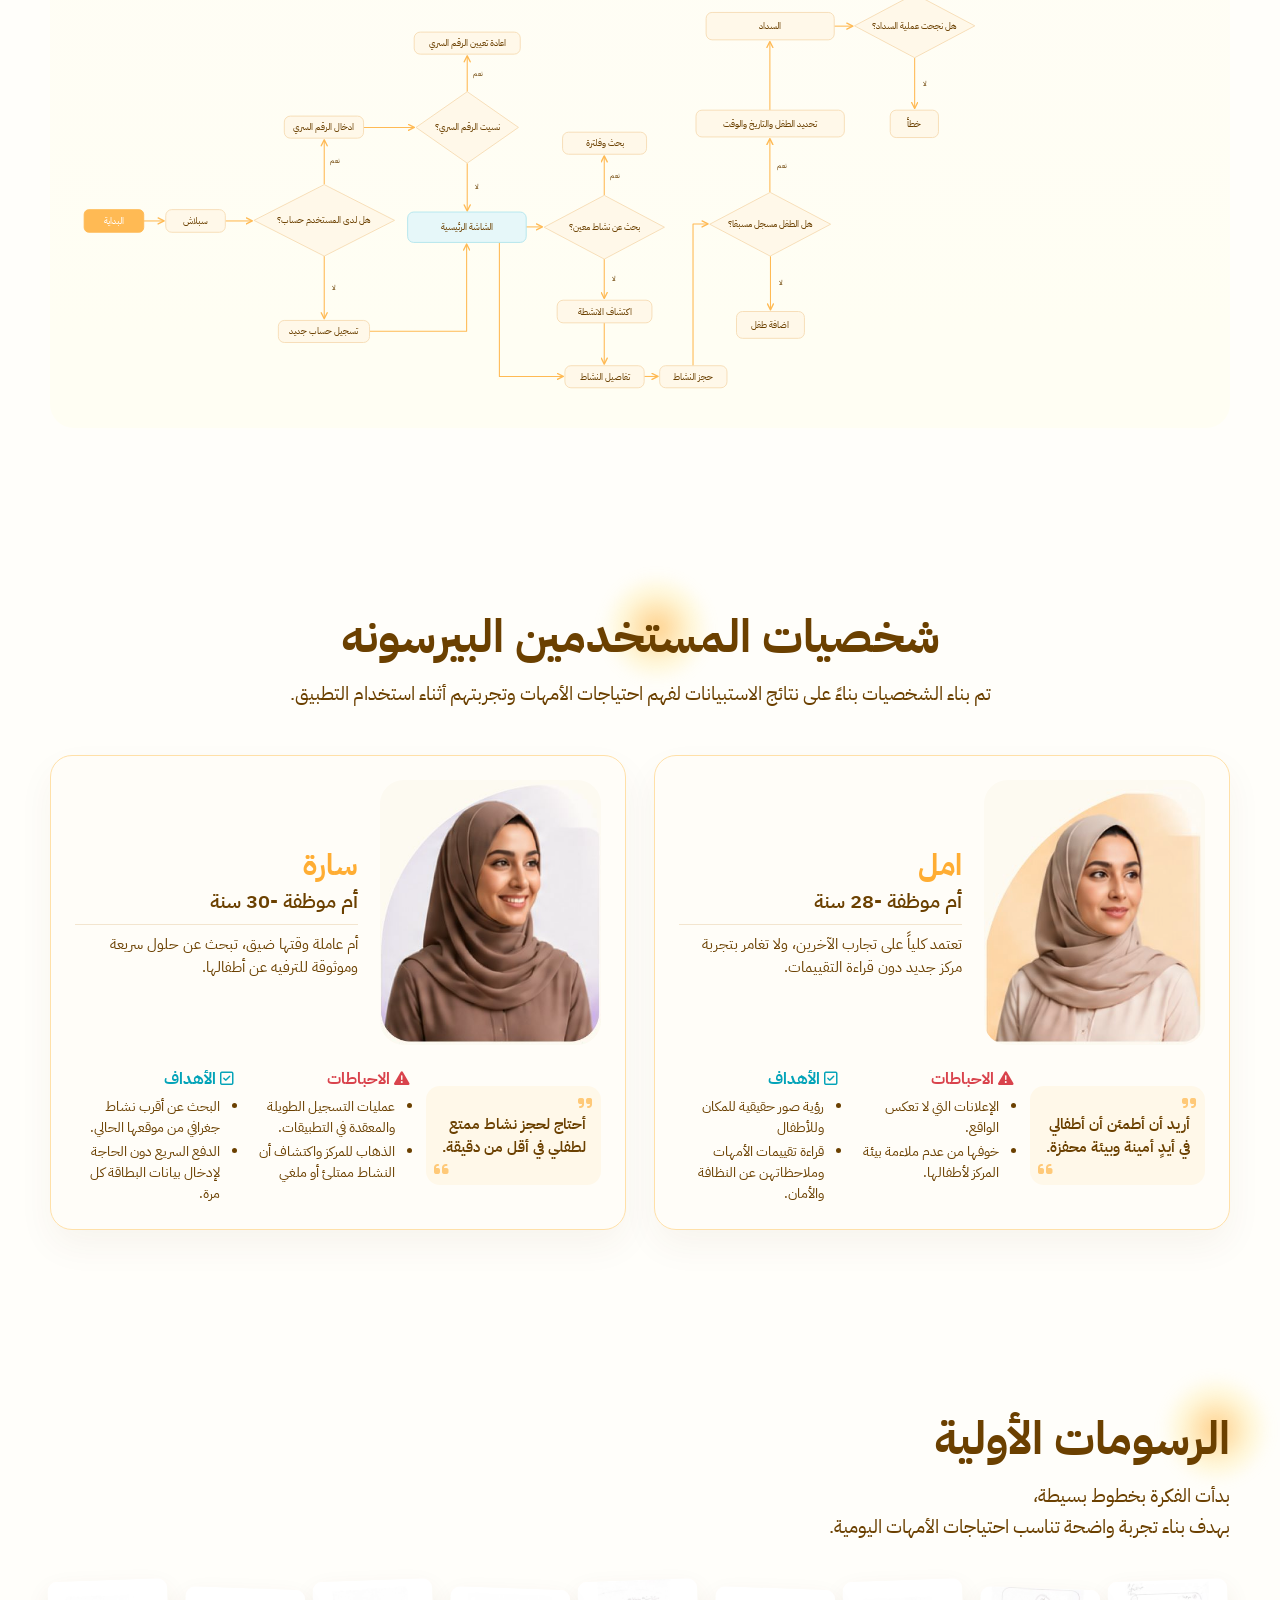
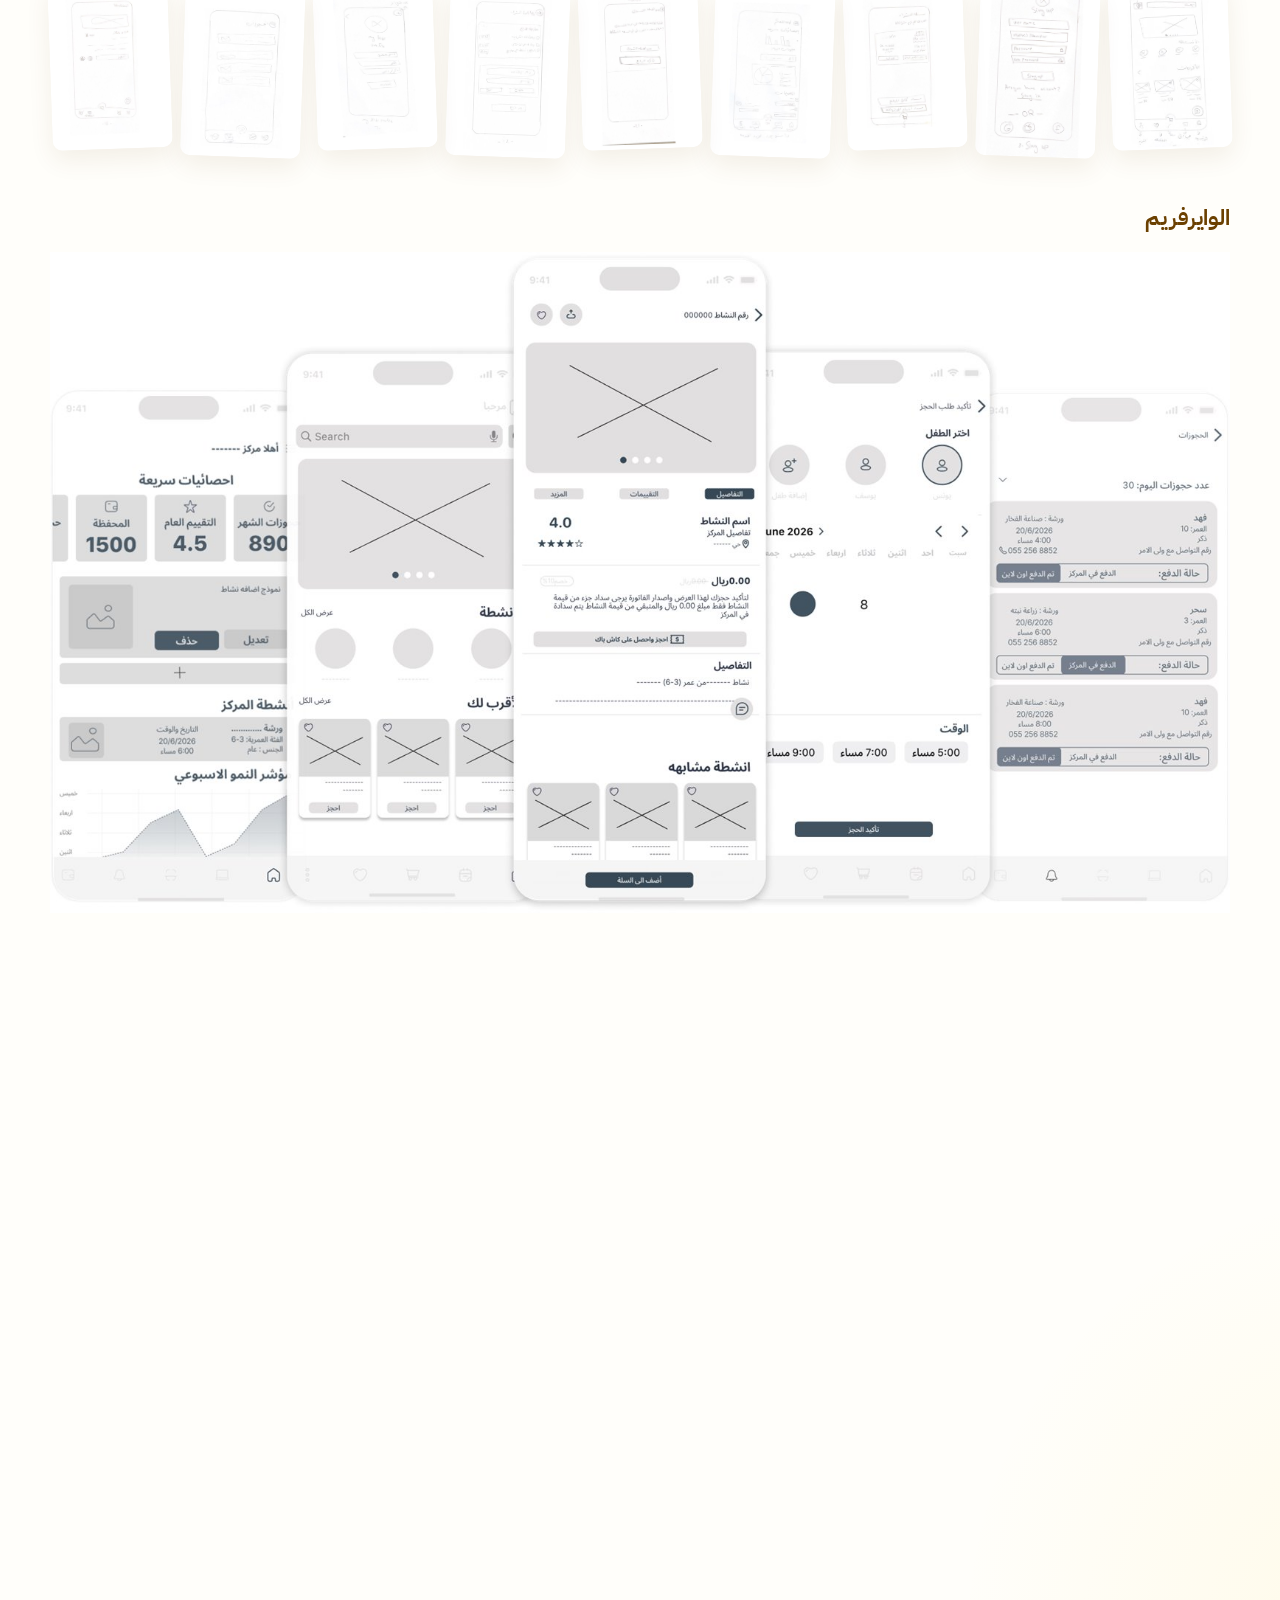
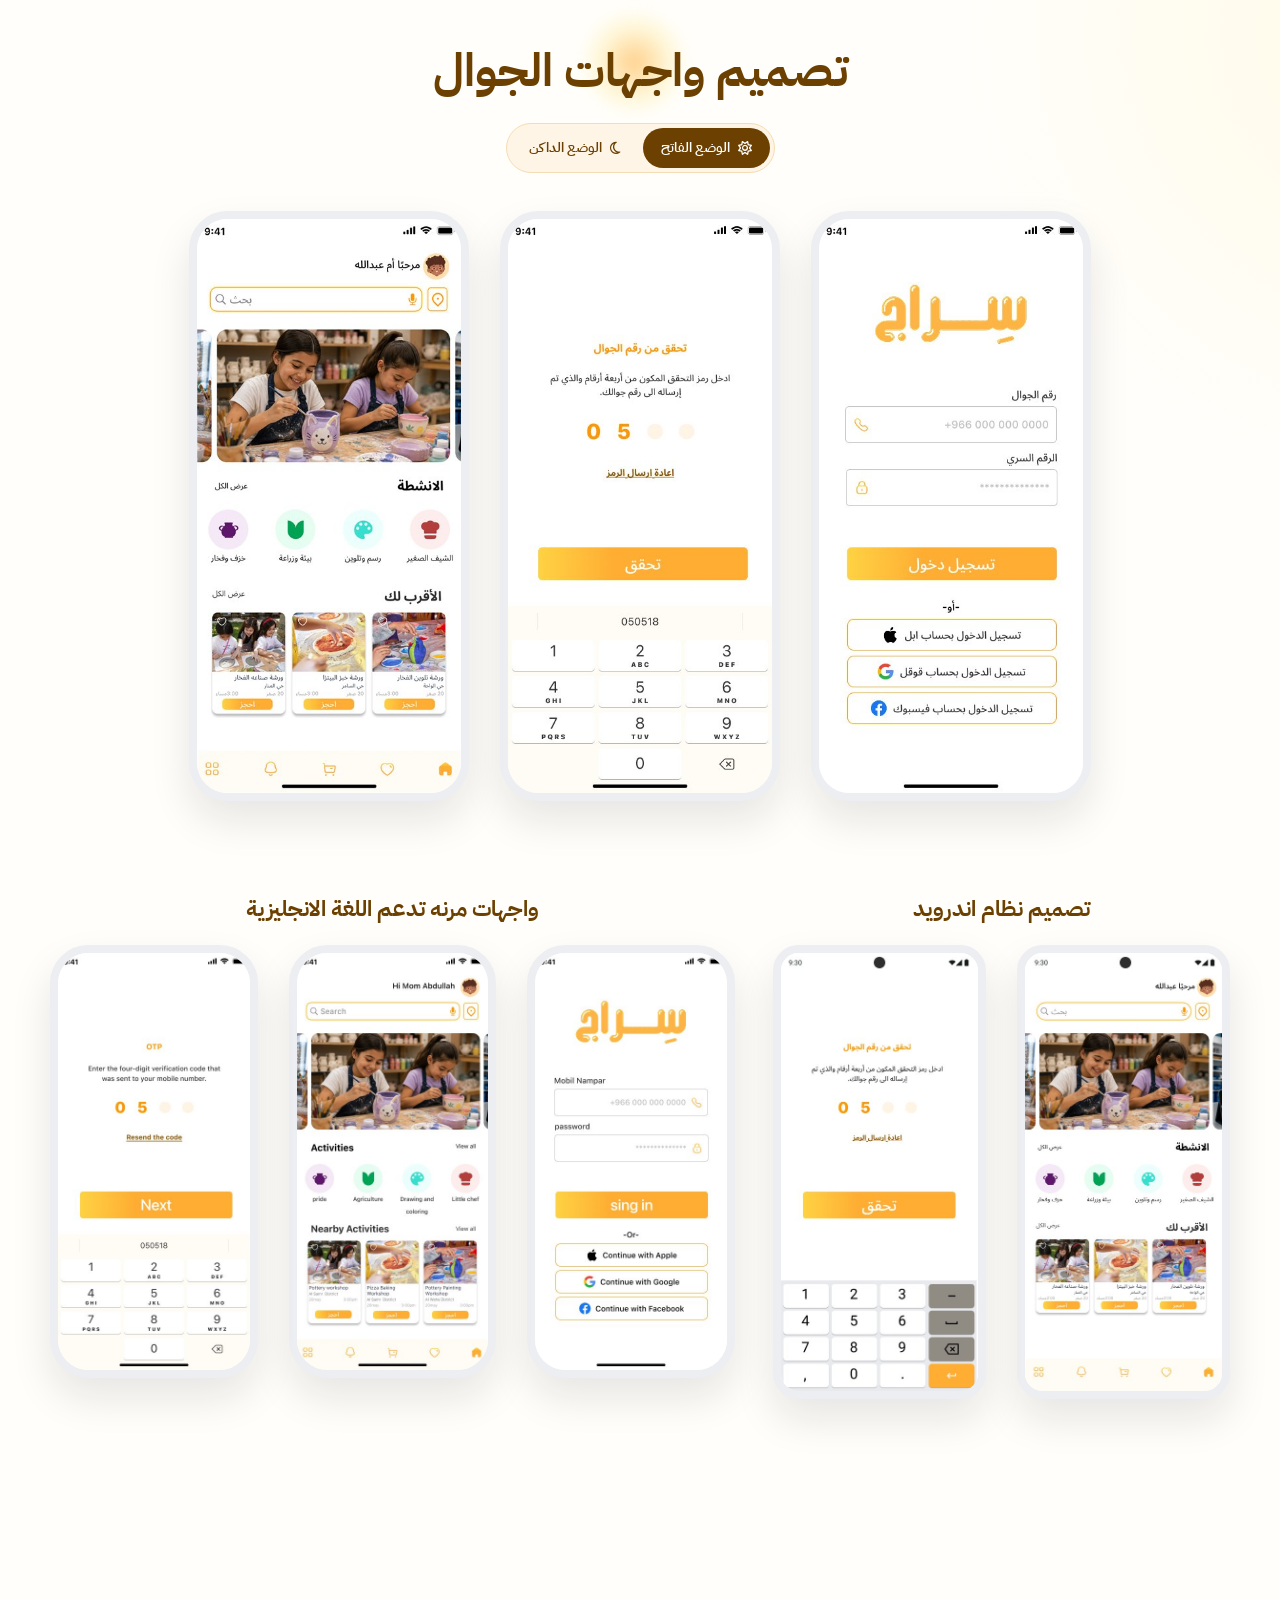
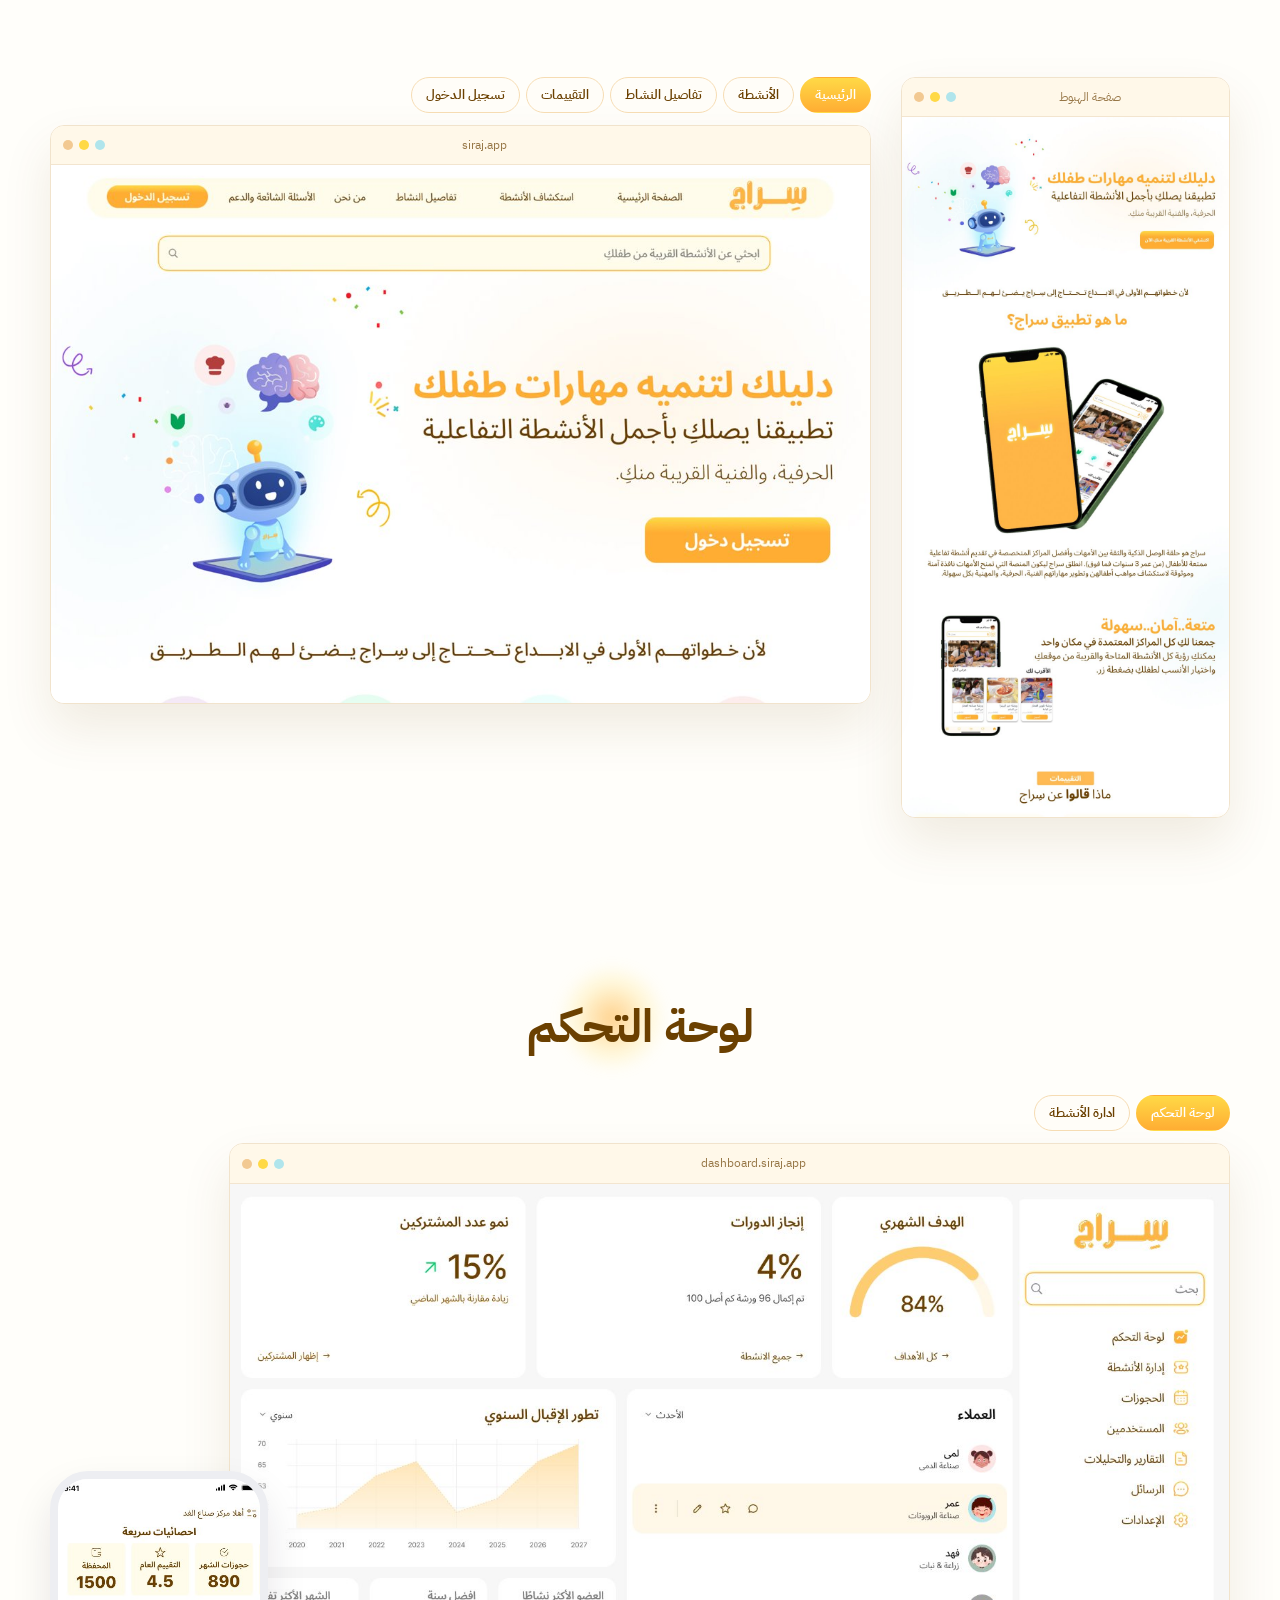
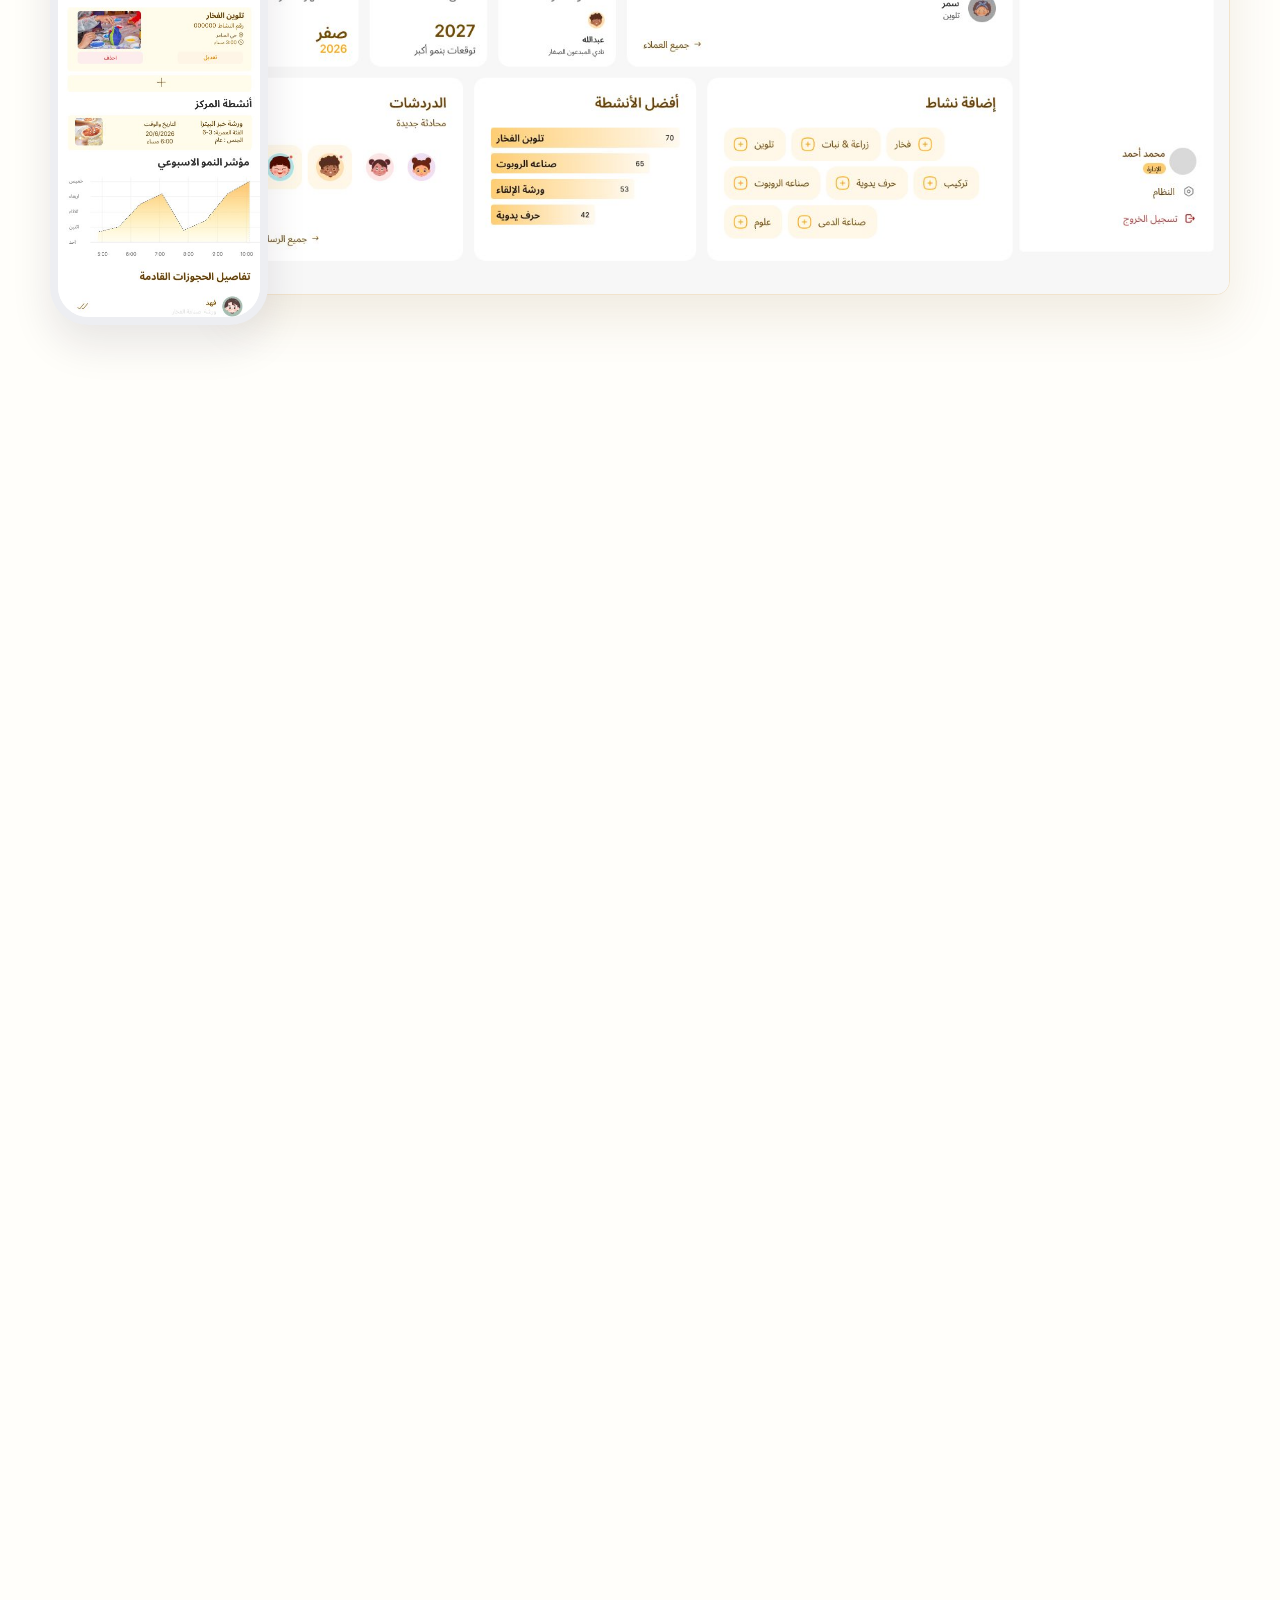
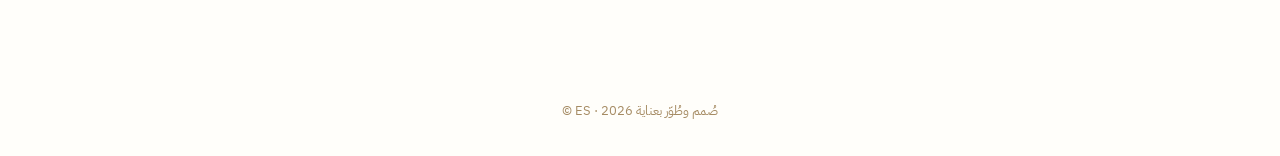
<file: siraj.html>
<!DOCTYPE html>
<html lang="ar" dir="rtl">
<head>
  <meta charset="UTF-8">
  <meta name="viewport" content="width=device-width, initial-scale=1.0">
  <meta name="theme-color" content="#FFFEFA">
  <meta name="description" content="دراسة حالة تطبيق سِراج — منصة تساعد أولياء الأمور على اكتشاف الأنشطة المناسبة لأطفالهم. تصميم إسراء سالم.">
  <title>سِراج | دراسة حالة — إسراء سالم</title>
  <!-- link preview (WhatsApp, LinkedIn, X) -->
  <meta property="og:type" content="website">
  <meta property="og:locale" content="ar_SA">
  <meta property="og:site_name" content="إسراء سالم">
  <meta property="og:title" content="سِراج | دراسة حالة — إسراء سالم">
  <meta property="og:description" content="دراسة حالة تطبيق سِراج — منصة تساعد أولياء الأمور على اكتشاف الأنشطة المناسبة لأطفالهم. تصميم إسراء سالم.">
  <meta property="og:url" content="https://essalim1999-design.github.io/portfolio/siraj.html">
  <meta property="og:image" content="https://essalim1999-design.github.io/portfolio/assets/og/siraj.jpg">
  <meta property="og:image:width" content="1200">
  <meta property="og:image:height" content="630">
  <meta name="twitter:card" content="summary_large_image">
  <link rel="canonical" href="https://essalim1999-design.github.io/portfolio/siraj.html">
  <link rel="icon" href="ES.png">
  <link rel="preconnect" href="https://fonts.googleapis.com">
  <link rel="preconnect" href="https://fonts.gstatic.com" crossorigin>
  <link href="https://fonts.googleapis.com/css2?family=IBM+Plex+Sans+Arabic:wght@400;500;600;700&display=swap" rel="stylesheet">
  <link rel="stylesheet" href="https://cdnjs.cloudflare.com/ajax/libs/font-awesome/6.4.0/css/all.min.css">
  <link rel="stylesheet" href="siraj.css">
</head>
<body>

  <!-- ===== Top bar ===== -->
  <header class="topbar">
    <div class="wrap topbar-in">
      <a href="#top" class="topbar-logo" aria-label="سِراج — أعلى الصفحة"><img src="assets/siraj-logo.png" alt="سِراج"></a>
      <nav class="topbar-nav" aria-label="أقسام دراسة الحالة">
        <a href="#about">نبذة</a>
        <a href="#study">الدراسة</a>
        <a href="#research">البحث</a>
        <a href="#system">نظام التصميم</a>
        <a href="#mobile">الواجهات</a>
        <a href="#dashboard">لوحة التحكم</a>
      </nav>
      <a href="index.html#projects" class="back">
        <i class="fa-solid fa-arrow-right" aria-hidden="true"></i>
        <span>العودة للبورتفوليو</span>
      </a>
    </div>
  </header>

  <main id="top">

    <!-- ===== Cover ===== -->
    <section class="hero">
      <div class="wrap hero-grid">
        <div class="hero-text reveal">
          <h1><img src="assets/siraj-logo.png" alt="سِراج" class="hero-logo"></h1>
          <p class="hero-tagline">سِراجك لتنمية مهارات ومواهب اطفالك</p>
          <p class="hero-desc">منصـة ذكية تساعــد أولياء الأمــور على اكتشــاف الأنشطـة التعليمية والإبداعيـة المناسبة لأطفالهم.</p>
          <dl class="hero-meta">
            <div><dt>الأدوات المستخدمة</dt><dd dir="ltr">Figma</dd></div>
            <div><dt>مدة المشروع</dt><dd>3 اشهر</dd></div>
            <div><dt>عدد الشاشات</dt><dd>+60 شاشة</dd></div>
            <div><dt dir="ltr">Designed By</dt><dd dir="ltr">Esraa Salem</dd></div>
          </dl>
        </div>
        <div class="hero-devices reveal" aria-hidden="true">
          <div class="phone phone-side phone-start"><img src="assets/siraj/scr-home.jpg" alt=""></div>
          <div class="phone phone-main"><img src="assets/siraj/scr-splash.jpg" alt=""></div>
          <div class="phone phone-side phone-end"><img src="assets/siraj/scr-booking.jpg" alt=""></div>
        </div>
      </div>
    </section>

    <!-- ===== About ===== -->
    <section class="block" id="about">
      <div class="wrap">
        <h2 class="title reveal">نبذة عن سِـراج</h2>
        <p class="lead reveal">منصة رقمية صُممت لمساعدة أولياء الأمور على اكتشاف الأنشطة والورش التعليمية والإبداعية المناسبة لأطفالهم، بطريقة سهلة وآمنة وممتعة. يربط التطبيق بين العائلات والمراكز التعليمية والترفيهية، ليجعل الوصول إلى التجارب التي تنمّي مهارات الأطفال أكثر وضوحًا وسهولة.</p>

        <ul class="features">
          <li class="reveal"><img src="assets/siraj/ic-discover.png" alt="" width="220" height="220"><h3>اكتشاف الأنشطة</h3><p>الوصول بسهولة إلى الورش والفعاليات المناسبة للأطفال.</p></li>
          <li class="reveal"><img src="assets/siraj/ic-safe.png" alt="" width="220" height="220"><h3>تجربة آمنة وسهلة</h3><p>واجهة بسيطة تساعد أولياء الأمور على الحجز والاستكشاف بسرعة.</p></li>
          <li class="reveal"><img src="assets/siraj/ic-centers.png" alt="" width="220" height="220"><h3>دعم المراكز التعليمية</h3><p>تمكين المراكز من الوصول إلى شريحة أكبر من العائلات.</p></li>
        </ul>
      </div>
    </section>

    <!-- ===== Project study: problem → solution ===== -->
    <section class="block" id="study">
      <div class="wrap">
        <h2 class="title title-center reveal">دراسة المشروع</h2>
        <p class="lead lead-center reveal">ربط الأطفال بالأنشطة التي تنمّي شغفهم ومهاراتهم.</p>

        <div class="study">
          <div class="pair reveal">
            <article class="pcard problem"><img src="assets/siraj/ic-p1.png" alt=""><div><h3>محدودية وصول المراكز التعليمية</h3><p>بعض الورش والفعاليات المفيدة لا تصل إلى الجمهور المستهدف.</p></div></article>
            <span class="link" aria-hidden="true"><i class="fa-solid fa-chevron-down"></i></span>
            <article class="pcard solution"><img src="assets/siraj/ic-s1.png" alt=""><div><h3>منصة تساعد المراكز على الانتشار</h3><p>تمكّن المراكز من عرض فعالياتهم والوصول لشريحة أكبر من العائلات.</p></div></article>
          </div>
          <div class="pair reveal">
            <article class="pcard problem"><img src="assets/siraj/ic-p2.png" alt=""><div><h3>صعوبة معرفة الموقع والأسعار</h3><p>يفتقد الأهالي لمعلومات واضحة تساعدهم على اتخاذ القرار بسرعة.</p></div></article>
            <span class="link" aria-hidden="true"><i class="fa-solid fa-chevron-down"></i></span>
            <article class="pcard solution"><img src="assets/siraj/ic-s2.png" alt=""><div><h3>تفاصيل واضحة وتجربة سهلة</h3><p>يعرض التطبيق الموقع، الوقت، السعر والتفاصيل بطريقة بسيطة ومنظمة.</p></div></article>
          </div>
          <div class="pair reveal">
            <article class="pcard problem"><img src="assets/siraj/ic-p3.png" alt=""><div><h3>صعوبة اكتشاف الأنشطة المناسبة للأطفال</h3><p>تعدد المنصات وغياب مصدر موحد يجعل البحث عن الأنشطة أمرًا مرهقًا.</p></div></article>
            <span class="link" aria-hidden="true"><i class="fa-solid fa-chevron-down"></i></span>
            <article class="pcard solution"><img src="assets/siraj/ic-s3.png" alt=""><div><h3>سِراج يجمع الأنشطة في مكان واحد</h3><p>مع تصنيف واضح حسب العمر، الموقع، ونوع النشاط.</p></div></article>
          </div>
        </div>
      </div>
    </section>

    <!-- ===== Design process ===== -->
    <section class="block">
      <div class="wrap">
        <h2 class="title title-center reveal">رحلة تصميم سِراج</h2>
        <p class="lead lead-center reveal">لفهم احتياج المستخدمين وتحويل الفكرة الى تجربة رقمية سهلة، مفيدة، قيمة.</p>

        <ol class="process reveal">
          <li class="is-on"><span class="dot dot-search"><i class="fa-solid fa-magnifying-glass"></i></span><h3>البحث</h3></li>
          <li><span class="dot"><img src="assets/siraj/ic-competitors.png" alt=""></span><h3>تحليل المنافسين</h3><p>تحليل التطبيقات المنافسة لاستكشاف الفرص وتحديد نقاط التميز</p></li>
          <li><span class="dot"><img src="assets/siraj/ic-ux.png" alt=""></span><h3>تجربة المستخدم</h3></li>
          <li><span class="dot"><img src="assets/siraj/ic-wire.png" alt=""></span><h3>الوايرفريم</h3></li>
          <li><span class="dot"><img src="assets/siraj/ic-ui.png" alt=""></span><h3>تصميم واجهات المستخدم</h3></li>
          <li><span class="dot"><img src="assets/siraj/ic-final.png" alt=""></span><h3>النموذج النهائي</h3></li>
        </ol>
      </div>
    </section>

    <!-- ===== Competitor analysis ===== -->
    <section class="block" id="research">
      <div class="wrap">
        <h2 class="title reveal">تحليل المنافسين</h2>
        <p class="lead reveal">تحليل التطبيقات المنافسة لاستكشاف الفرص وتحديد نقاط التميز</p>

        <div class="table-wrap reveal">
          <table class="compare">
            <thead>
              <tr>
                <th scope="col">المعيار</th>
                <th scope="col" class="us"><img src="assets/siraj-logo.png" alt="سِراج"></th>
                <th scope="col"><img src="assets/siraj/logo-kidzapp.png" alt="Kidzapp"></th>
                <th scope="col"><img src="assets/siraj/logo-hoop.png" alt="HOOP"></th>
                <th scope="col"><img src="assets/siraj/logo-magic.png" alt="magicbooking"></th>
              </tr>
            </thead>
            <tbody>
              <tr><th scope="row">مخصص للأطفال</th><td class="us y"></td><td class="y"></td><td class="y"></td><td class="y"></td></tr>
              <tr><th scope="row">فلترة العمر والموقع</th><td class="us y"></td><td class="y"></td><td class="y"></td><td class="y"></td></tr>
              <tr><th scope="row">دعم الورش والمراكز الصغيرة</th><td class="us y"></td><td class="n"></td><td class="n"></td><td class="n"></td></tr>
              <tr><th scope="row">نظام حجز داخلي شامل</th><td class="us y"></td><td class="n"></td><td class="n"></td><td class="y"></td></tr>
              <tr><th scope="row">توثيق وتقييم الأنشطة</th><td class="us y"></td><td class="n"></td><td class="n"></td><td class="n"></td></tr>
              <tr><th scope="row">توصيات ذكية شخصية</th><td class="us y"></td><td class="n"></td><td class="n"></td><td class="n"></td></tr>
              <tr><th scope="row">دفع الكتروني</th><td class="us y"></td><td class="n"></td><td class="n"></td><td class="n"></td></tr>
              <tr><th scope="row">واجهه سهلة تدعم اللغة العربية</th><td class="us y"></td><td class="n"></td><td class="n"></td><td class="n"></td></tr>
              <tr><th scope="row">دعم اشعارات وتحديثات</th><td class="us y"></td><td class="y"></td><td class="y"></td><td class="y"></td></tr>
            </tbody>
          </table>
        </div>
      </div>
    </section>

    <!-- ===== Information architecture ===== -->
    <section class="block">
      <div class="wrap">
        <h2 class="title reveal">الهيكلة المعلوماتية</h2>
        <p class="lead reveal">تم تنظيم بنية التطبيق لتوفير تجربة سهلة وواضحة تساعد المستخدم على الوصول السريع للأنشطة والخدمات الأساسية.</p>
        <div class="panel scroll-x reveal">
          <svg class="diagram diagram-ia" viewBox="140 0 1790 870" role="img" aria-label="الهيكلة المعلوماتية لتطبيق سِراج: تجربة الأم" xmlns="http://www.w3.org/2000/svg"><defs><marker id="ia-a" viewBox="0 0 10 10" refX="8" refY="5" markerWidth="7" markerHeight="7" orient="auto-start-reverse"><path d="M1 1 L9 5 L1 9" fill="none" stroke="#FFBA54" stroke-width="1.8" stroke-linecap="round" stroke-linejoin="round"/></marker></defs><text x="1122" y="55" font-size="32" font-weight="700" fill="#FFAD33" text-anchor="middle" dominant-baseline="central">تجربة الأم</text><path d="M1122 160 V381" fill="none" stroke="#FFBA54" stroke-width="2.5" stroke-linejoin="round" marker-end="url(#ia-a)"/><path d="M911 235 H846" fill="none" stroke="#FFBA54" stroke-width="2.5" stroke-linejoin="round" marker-end="url(#ia-a)"/><path d="M1122 449 V501" fill="none" stroke="#FFBA54" stroke-width="2.5" stroke-linejoin="round" marker-end="url(#ia-a)"/><path d="M1122 449 V477 H1471 V504" fill="none" stroke="#FFBA54" stroke-width="2.5" stroke-linejoin="round" marker-end="url(#ia-a)"/><path d="M1122 449 V477 H614 V504" fill="none" stroke="#FFBA54" stroke-width="2.5" stroke-linejoin="round" marker-end="url(#ia-a)"/><path d="M1122 477 H1799 V504" fill="none" stroke="#FFBA54" stroke-width="2.5" stroke-linejoin="round" marker-end="url(#ia-a)"/><path d="M1122 477 H868 V507" fill="none" stroke="#FFBA54" stroke-width="2.5" stroke-linejoin="round" marker-end="url(#ia-a)"/><path d="M631 477 H317 V566" fill="none" stroke="#FFBA54" stroke-width="2.5" stroke-linejoin="round" marker-end="url(#ia-a)"/><path d="M614 547 V581 H496" fill="none" stroke="#FFBA54" stroke-width="2.5" stroke-linejoin="round" marker-end="url(#ia-a)"/><path d="M1141 549 V601" fill="none" stroke="#FFBA54" stroke-width="2.5" stroke-linejoin="round" marker-end="url(#ia-a)"/><path d="M317 609 V690" fill="none" stroke="#FFBA54" stroke-width="2.5" stroke-linejoin="round" marker-end="url(#ia-a)"/><path d="M317 733 V815" fill="none" stroke="#FFBA54" stroke-width="2.5" stroke-linejoin="round" marker-end="url(#ia-a)"/><path d="M1471 547 V632" fill="none" stroke="#FFBA54" stroke-width="2.5" stroke-linejoin="round" marker-end="url(#ia-a)"/><path d="M478 712 H1799 V548" fill="none" stroke="#FFBA54" stroke-width="2.5" stroke-linejoin="round" marker-end="url(#ia-a)"/><path d="M1236 624 H1286 V526 H1335" fill="none" stroke="#FFBA54" stroke-width="2.5" stroke-linejoin="round" marker-end="url(#ia-a)"/><path d="M981 526 H1005" fill="none" stroke="#FFBA54" stroke-width="2.5" stroke-linejoin="round" marker-end="url(#ia-a)"/><path d="M868 543 V600 H448 V690" fill="none" stroke="#FFBA54" stroke-width="2.5" stroke-linejoin="round" marker-end="url(#ia-a)"/><g><rect x="976" y="109" width="291" height="45" rx="4" fill="#FFF5E6"/><text x="1121.5" y="131.5" font-size="26" fill="#6B4000" text-anchor="middle" dominant-baseline="central">سبلاش</text></g><g><rect x="917" y="212" width="411" height="45" rx="4" fill="#FFF5E6"/><text x="1122.5" y="234.5" font-size="26" fill="#6B4000" text-anchor="middle" dominant-baseline="central">تسجيل الدخول / إنشاء حساب</text></g><g><rect x="484" y="220" width="353" height="30" rx="4" fill="#E6F7F9"/><text x="660.5" y="235" font-size="22" fill="#6B4000" text-anchor="middle" dominant-baseline="central">نسيت الرقم السري</text></g><g><rect x="917" y="404" width="411" height="39" rx="4" fill="#FFF5E6"/><text x="1122.5" y="423.5" font-size="26" fill="#6B4000" text-anchor="middle" dominant-baseline="central">تحقق من رقم الجوال</text></g><g><rect x="1692" y="511" width="215" height="30" rx="4" fill="#FFF5E6"/><text x="1799.5" y="526" font-size="22" fill="#6B4000" text-anchor="middle" dominant-baseline="central">حجوزاتي</text></g><g><rect x="1342" y="511" width="258" height="30" rx="4" fill="#FFF5E6"/><text x="1471" y="526" font-size="22" fill="#6B4000" text-anchor="middle" dominant-baseline="central">تفاصيل النشاط</text></g><g><rect x="1014" y="511" width="253" height="30" rx="4" fill="#FFBA54"/><text x="1140.5" y="526" font-size="22" fill="#FFFFFF" text-anchor="middle" dominant-baseline="central">الشاشة الرئيسية</text></g><g><rect x="761" y="511" width="214" height="30" rx="4" fill="#FFF5E6"/><text x="868" y="526" font-size="22" fill="#6B4000" text-anchor="middle" dominant-baseline="central">ملف اطفالي</text></g><g><rect x="507" y="511" width="215" height="30" rx="4" fill="#FFF5E6"/><text x="614.5" y="526" font-size="22" fill="#6B4000" text-anchor="middle" dominant-baseline="central">تقويم الحجوزات</text></g><g><rect x="163" y="573" width="309" height="30" rx="4" fill="#FFF5E6"/><text x="317.5" y="588" font-size="22" fill="#6B4000" text-anchor="middle" dominant-baseline="central">الدفع وإتمام الحجز</text></g><g><rect x="1015" y="609" width="215" height="30" rx="4" fill="#FFF5E6"/><text x="1122.5" y="624" font-size="22" fill="#6B4000" text-anchor="middle" dominant-baseline="central">بحث وفلترة</text></g><g><rect x="1364" y="639" width="215" height="30" rx="4" fill="#FFF5E6"/><text x="1471.5" y="654" font-size="22" fill="#6B4000" text-anchor="middle" dominant-baseline="central">تفاصيل المركز</text></g><g><rect x="163" y="697" width="309" height="30" rx="4" fill="#FFF5E6"/><text x="317.5" y="712" font-size="22" fill="#6B4000" text-anchor="middle" dominant-baseline="central">تأكيد الحجز والباركود</text></g><g><rect x="163" y="822" width="309" height="30" rx="4" fill="#FFF5E6"/><text x="317.5" y="837" font-size="22" fill="#6B4000" text-anchor="middle" dominant-baseline="central">التقييم والمراجعة</text></g></svg>
        </div>
      </div>
    </section>

    <!-- ===== User flow ===== -->
    <section class="block">
      <div class="wrap">
        <h2 class="title title-center reveal">رحلة المستخدم داخل التطبيق</h2>
        <p class="lead lead-center reveal">تم تصميم رحلة المستخدم لتوفير تجربة سهلة تساعد الأمهات على استكشاف الأنشطة وحجزها بسلاسة.</p>
        <div class="panel scroll-x reveal">
          <svg class="diagram diagram-flow" viewBox="50 6830 1900 980" role="img" aria-label="رحلة المستخدم داخل تطبيق سِراج من البداية حتى الحجز والتقييم" xmlns="http://www.w3.org/2000/svg"><defs><marker id="uf-a" viewBox="0 0 10 10" refX="8" refY="5" markerWidth="7" markerHeight="7" orient="auto-start-reverse"><path d="M1 1 L9 5 L1 9" fill="none" stroke="#FFBA54" stroke-width="1.8" stroke-linecap="round" stroke-linejoin="round"/></marker></defs><path d="M167 7503 H200" fill="none" stroke="#FFBA54" stroke-width="1.8" stroke-linejoin="round" marker-end="url(#uf-a)"/><path d="M304 7503 H348" fill="none" stroke="#FFBA54" stroke-width="1.8" stroke-linejoin="round" marker-end="url(#uf-a)"/><path d="M470 7442 V7368" fill="none" stroke="#FFBA54" stroke-width="1.8" stroke-linejoin="round" marker-end="url(#uf-a)"/><text x="488" y="7402" font-size="12" fill="#6B4000" text-anchor="middle" dominant-baseline="central">نعم</text><path d="M470 7562 V7666" fill="none" stroke="#FFBA54" stroke-width="1.8" stroke-linejoin="round" marker-end="url(#uf-a)"/><text x="486" y="7614" font-size="12" fill="#6B4000" text-anchor="middle" dominant-baseline="central">لا</text><path d="M536 7346 H620" fill="none" stroke="#FFBA54" stroke-width="1.8" stroke-linejoin="round" marker-end="url(#uf-a)"/><path d="M710 7286 V7227" fill="none" stroke="#FFBA54" stroke-width="1.8" stroke-linejoin="round" marker-end="url(#uf-a)"/><text x="728" y="7255" font-size="12" fill="#6B4000" text-anchor="middle" dominant-baseline="central">نعم</text><path d="M710 7406 V7485" fill="none" stroke="#FFBA54" stroke-width="1.8" stroke-linejoin="round" marker-end="url(#uf-a)"/><text x="726" y="7446" font-size="12" fill="#6B4000" text-anchor="middle" dominant-baseline="central">لا</text><path d="M546 7688 H709 V7543" fill="none" stroke="#FFBA54" stroke-width="1.8" stroke-linejoin="round" marker-end="url(#uf-a)"/><path d="M809 7513 H835" fill="none" stroke="#FFBA54" stroke-width="1.8" stroke-linejoin="round" marker-end="url(#uf-a)"/><path d="M940 7460 V7395" fill="none" stroke="#FFBA54" stroke-width="1.8" stroke-linejoin="round" marker-end="url(#uf-a)"/><text x="958" y="7426" font-size="12" fill="#6B4000" text-anchor="middle" dominant-baseline="central">نعم</text><path d="M940 7567 V7632" fill="none" stroke="#FFBA54" stroke-width="1.8" stroke-linejoin="round" marker-end="url(#uf-a)"/><text x="956" y="7600" font-size="12" fill="#6B4000" text-anchor="middle" dominant-baseline="central">لا</text><path d="M764 7539 V7764 H870" fill="none" stroke="#FFBA54" stroke-width="1.8" stroke-linejoin="round" marker-end="url(#uf-a)"/><path d="M940 7674 V7742" fill="none" stroke="#FFBA54" stroke-width="1.8" stroke-linejoin="round" marker-end="url(#uf-a)"/><path d="M1007 7764 H1029" fill="none" stroke="#FFBA54" stroke-width="1.8" stroke-linejoin="round" marker-end="url(#uf-a)"/><path d="M1089 7746 V7508 H1113" fill="none" stroke="#FFBA54" stroke-width="1.8" stroke-linejoin="round" marker-end="url(#uf-a)"/><path d="M1218 7455 V7366" fill="none" stroke="#FFBA54" stroke-width="1.8" stroke-linejoin="round" marker-end="url(#uf-a)"/><text x="1238" y="7410" font-size="12" fill="#6B4000" text-anchor="middle" dominant-baseline="central">نعم</text><path d="M1219 7562 V7651" fill="none" stroke="#FFBA54" stroke-width="1.8" stroke-linejoin="round" marker-end="url(#uf-a)"/><text x="1236" y="7606" font-size="12" fill="#6B4000" text-anchor="middle" dominant-baseline="central">لا</text><path d="M1218 7317 V7203" fill="none" stroke="#FFBA54" stroke-width="1.8" stroke-linejoin="round" marker-end="url(#uf-a)"/><path d="M1326 7176 H1356" fill="none" stroke="#FFBA54" stroke-width="1.8" stroke-linejoin="round" marker-end="url(#uf-a)"/><path d="M1461 7122 V7042" fill="none" stroke="#FFBA54" stroke-width="1.8" stroke-linejoin="round" marker-end="url(#uf-a)"/><text x="1480" y="7082" font-size="12" fill="#6B4000" text-anchor="middle" dominant-baseline="central">نعم</text><path d="M1461 7229 V7313" fill="none" stroke="#FFBA54" stroke-width="1.8" stroke-linejoin="round" marker-end="url(#uf-a)"/><text x="1478" y="7272" font-size="12" fill="#6B4000" text-anchor="middle" dominant-baseline="central">لا</text><path d="M1461 6993 V6904" fill="none" stroke="#FFBA54" stroke-width="1.8" stroke-linejoin="round" marker-end="url(#uf-a)"/><path d="M1607 6877 H1645" fill="none" stroke="#FFBA54" stroke-width="1.8" stroke-linejoin="round" marker-end="url(#uf-a)"/><path d="M1790 6877 H1847" fill="none" stroke="#FFBA54" stroke-width="1.8" stroke-linejoin="round" marker-end="url(#uf-a)"/><g><rect x="67" y="7484" width="100" height="38" rx="8" fill="#FFBA54" stroke="#FFBA54" stroke-width="1.5"/><text x="117" y="7503" font-size="15" fill="#FFFFFF" text-anchor="middle" dominant-baseline="central">البداية</text></g><g><rect x="204" y="7484" width="100" height="38" rx="10" fill="#FFF8E9" stroke="#F6DCB3" stroke-width="1.5"/><text x="254" y="7503" font-size="15" fill="#6B4000" text-anchor="middle" dominant-baseline="central">سبلاش</text></g><g><polygon points="470,7442 588,7502 470,7562 352,7502" fill="#FFF8E9" stroke="#F6DCB3" stroke-width="1.5"/><text x="470" y="7502" font-size="15" fill="#6B4000" text-anchor="middle" dominant-baseline="central">هل لدى المستخدم حساب؟</text></g><g><rect x="403" y="7327" width="133" height="37" rx="10" fill="#FFF8E9" stroke="#F6DCB3" stroke-width="1.5"/><text x="469.5" y="7345.5" font-size="15" fill="#6B4000" text-anchor="middle" dominant-baseline="central">ادخال الرقم السري</text></g><g><rect x="393" y="7670" width="153" height="37" rx="10" fill="#FFF8E9" stroke="#F6DCB3" stroke-width="1.5"/><text x="469.5" y="7688.5" font-size="15" fill="#6B4000" text-anchor="middle" dominant-baseline="central">تسجيل حساب جديد</text></g><g><polygon points="710,7286 796,7346 710,7406 624,7346" fill="#FFF8E9" stroke="#F6DCB3" stroke-width="1.5"/><text x="710" y="7346" font-size="15" fill="#6B4000" text-anchor="middle" dominant-baseline="central">نسيت الرقم السري؟</text></g><g><rect x="621" y="7186" width="178" height="37" rx="10" fill="#FFF8E9" stroke="#F6DCB3" stroke-width="1.5"/><text x="710" y="7204.5" font-size="15" fill="#6B4000" text-anchor="middle" dominant-baseline="central">اعادة تعيين الرقم السري</text></g><g><rect x="610" y="7488" width="199" height="51" rx="10" fill="#E6F7F9" stroke="#B0E5EC" stroke-width="1.5"/><text x="709.5" y="7513.5" font-size="15" fill="#6B4000" text-anchor="middle" dominant-baseline="central">الشاشة الرئيسية</text></g><g><polygon points="940,7460 1041,7513.5 940,7567 839,7513.5" fill="#FFF8E9" stroke="#F6DCB3" stroke-width="1.5"/><text x="940" y="7513.5" font-size="15" fill="#6B4000" text-anchor="middle" dominant-baseline="central">بحث عن نشاط معين؟</text></g><g><rect x="870" y="7354" width="141" height="37" rx="10" fill="#FFF8E9" stroke="#F6DCB3" stroke-width="1.5"/><text x="940.5" y="7372.5" font-size="15" fill="#6B4000" text-anchor="middle" dominant-baseline="central">بحث وفلترة</text></g><g><rect x="861" y="7636" width="159" height="38" rx="10" fill="#FFF8E9" stroke="#F6DCB3" stroke-width="1.5"/><text x="940.5" y="7655" font-size="15" fill="#6B4000" text-anchor="middle" dominant-baseline="central">اكتشاف الانشطة</text></g><g><rect x="874" y="7746" width="133" height="37" rx="10" fill="#FFF8E9" stroke="#F6DCB3" stroke-width="1.5"/><text x="940.5" y="7764.5" font-size="15" fill="#6B4000" text-anchor="middle" dominant-baseline="central">تفاصيل النشاط</text></g><g><rect x="1033" y="7746" width="113" height="37" rx="10" fill="#FFF8E9" stroke="#F6DCB3" stroke-width="1.5"/><text x="1089.5" y="7764.5" font-size="15" fill="#6B4000" text-anchor="middle" dominant-baseline="central">حجز النشاط</text></g><g><polygon points="1218.5,7455 1320,7508.5 1218.5,7562 1117,7508.5" fill="#FFF8E9" stroke="#F6DCB3" stroke-width="1.5"/><text x="1218.5" y="7508.5" font-size="15" fill="#6B4000" text-anchor="middle" dominant-baseline="central">هل الطفل مسجل مسبقا؟</text></g><g><rect x="1094" y="7317" width="249" height="45" rx="10" fill="#FFF8E9" stroke="#F6DCB3" stroke-width="1.5"/><text x="1218.5" y="7339.5" font-size="15" fill="#6B4000" text-anchor="middle" dominant-baseline="central">تحديد الطفل والتاريخ والوقت</text></g><g><rect x="1162" y="7655" width="114" height="45" rx="10" fill="#FFF8E9" stroke="#F6DCB3" stroke-width="1.5"/><text x="1219" y="7677.5" font-size="15" fill="#6B4000" text-anchor="middle" dominant-baseline="central">اضافة طفل</text></g><g><rect x="1111" y="7153" width="215" height="46" rx="10" fill="#FFF8E9" stroke="#F6DCB3" stroke-width="1.5"/><text x="1218.5" y="7176" font-size="15" fill="#6B4000" text-anchor="middle" dominant-baseline="central">السداد</text></g><g><polygon points="1461,7122 1562,7175.5 1461,7229 1360,7175.5" fill="#FFF8E9" stroke="#F6DCB3" stroke-width="1.5"/><text x="1461" y="7175.5" font-size="15" fill="#6B4000" text-anchor="middle" dominant-baseline="central">هل نجحت عملية السداد؟</text></g><g><rect x="1420" y="7317" width="81" height="46" rx="10" fill="#FFF8E9" stroke="#F6DCB3" stroke-width="1.5"/><text x="1460.5" y="7340" font-size="15" fill="#6B4000" text-anchor="middle" dominant-baseline="central">خطأ</text></g><g><rect x="1372" y="6993" width="178" height="45" rx="10" fill="#FFF8E9" stroke="#F6DCB3" stroke-width="1.5"/><text x="1461" y="7015.5" font-size="15" fill="#6B4000" text-anchor="middle" dominant-baseline="central">نجاح</text></g><g><rect x="1314" y="6855" width="293" height="45" rx="10" fill="#FFF8E9" stroke="#F6DCB3" stroke-width="1.5"/><text x="1460.5" y="6877.5" font-size="15" fill="#6B4000" text-anchor="middle" dominant-baseline="central">تذكرة الدخول للنشاط + باركود</text></g><g><rect x="1649" y="6855" width="141" height="45" rx="10" fill="#FFF8E9" stroke="#F6DCB3" stroke-width="1.5"/><text x="1719.5" y="6877.5" font-size="15" fill="#6B4000" text-anchor="middle" dominant-baseline="central">تقييم</text></g><g><rect x="1851" y="6854" width="81" height="46" rx="8" fill="#FFBA54" stroke="#FFBA54" stroke-width="1.5"/><text x="1891.5" y="6877" font-size="15" fill="#FFFFFF" text-anchor="middle" dominant-baseline="central">النهاية</text></g></svg>
        </div>
        <p class="swipe-hint"><i class="fa-solid fa-arrows-left-right"></i> اسحب لرؤية المخطط كاملًا</p>
      </div>
    </section>

    <!-- ===== Personas ===== -->
    <section class="block">
      <div class="wrap">
        <h2 class="title title-center reveal">شخصيات المستخدمين البيرسونه</h2>
        <p class="lead lead-center reveal">تم بناء الشخصيات بناءً على نتائج الاستبيانات لفهم احتياجات الأمهات وتجربتهم أثناء استخدام التطبيق.</p>

        <div class="personas">
          <article class="persona reveal">
            <div class="persona-top">
              <img src="assets/siraj/persona-amal.jpg" alt="أمل" loading="lazy" width="375" height="450">
              <div>
                <h3>امل</h3>
                <p class="persona-role">أم موظفة -28 سنة</p>
                <p>تعتمد كلياً على تجارب الآخرين، ولا تغامر بتجربة مركز جديد دون قراءة التقييمات.</p>
              </div>
            </div>
            <div class="persona-bottom">
              <blockquote>أريد أن أطمئن أن أطفالي في أيدٍ أمينة وبيئة محفزة.</blockquote>
              <div class="pain"><h4><i class="fa-solid fa-triangle-exclamation"></i> الاحباطات</h4><ul><li>الإعلانات التي لا تعكس الواقع.</li><li>خوفها من عدم ملاءمة بيئة المركز لأطفالها.</li></ul></div>
              <div class="goal"><h4><i class="fa-regular fa-square-check"></i> الأهداف</h4><ul><li>رؤية صور حقيقية للمكان وللأطفال</li><li>قراءة تقييمات الأمهات وملاحظاتهن عن النظافة والأمان.</li></ul></div>
            </div>
          </article>

          <article class="persona reveal">
            <div class="persona-top">
              <img src="assets/siraj/persona-sara.jpg" alt="سارة" loading="lazy" width="375" height="450">
              <div>
                <h3>سارة</h3>
                <p class="persona-role">أم موظفة -30 سنة</p>
                <p>أم عاملة وقتها ضيق، تبحث عن حلول سريعة وموثوقة للترفيه عن أطفالها.</p>
              </div>
            </div>
            <div class="persona-bottom">
              <blockquote>أحتاج لحجز نشاط ممتع لطفلي في أقل من دقيقة.</blockquote>
              <div class="pain"><h4><i class="fa-solid fa-triangle-exclamation"></i> الاحباطات</h4><ul><li>عمليات التسجيل الطويلة والمعقدة في التطبيقات.</li><li>الذهاب للمركز واكتشاف أن النشاط ممتلئ أو ملغي</li></ul></div>
              <div class="goal"><h4><i class="fa-regular fa-square-check"></i> الأهداف</h4><ul><li>البحث عن أقرب نشاط جغرافي من موقعها الحالي.</li><li>الدفع السريع دون الحاجة لإدخال بيانات البطاقة كل مرة.</li></ul></div>
            </div>
          </article>
        </div>
      </div>
    </section>

    <!-- ===== Sketches → wireframes ===== -->
    <section class="block">
      <div class="wrap">
        <h2 class="title reveal">الرسومات الأولية</h2>
        <p class="lead reveal">بدأت الفكرة بخطوط بسيطة،<br>بهدف بناء تجربة واضحة تناسب احتياجات الأمهات اليومية.</p>
        <div class="sketches reveal">
          <img src="assets/siraj/sk-1.jpg" alt="رسمة أولية للصفحة الرئيسية" loading="lazy">
          <img src="assets/siraj/sk-5.jpg" alt="رسمة أولية لتسجيل حساب" loading="lazy">
          <img src="assets/siraj/sk-3.jpg" alt="رسمة أولية لسلة الشراء" loading="lazy">
          <img src="assets/siraj/sk-8.jpg" alt="رسمة أولية لإحصائيات المركز" loading="lazy">
          <img src="assets/siraj/sk-6.jpg" alt="رسمة أولية لتأكيد الحجز" loading="lazy">
          <img src="assets/siraj/sk-4.jpg" alt="رسمة أولية لطرق الدفع" loading="lazy">
          <img src="assets/siraj/sk-7.jpg" alt="رسمة أولية للملف الشخصي" loading="lazy">
          <img src="assets/siraj/sk-2.jpg" alt="رسمة أولية للحجوزات" loading="lazy">
          <img src="assets/siraj/sk-9.jpg" alt="رسمة أولية لتفاصيل النشاط" loading="lazy">
        </div>
        <h3 class="subhead reveal">الوايرفريم</h3>
        <figure class="wire reveal"><img src="assets/siraj/wireframes.jpg" alt="وايرفريم شاشات لوحة المركز، الصفحة الرئيسية، تفاصيل النشاط، تأكيد الحجز والحجوزات" loading="lazy" width="1600" height="896"></figure>
      </div>
    </section>

    <!-- ===== Design system ===== -->
    <section class="block" id="system">
      <div class="wrap">
        <h2 class="title reveal">نظام التصميم</h2>
        <p class="lead reveal">تم بناء نظام تصميم موحد للحفاظ على التجربة البصرية مريحة ومتناسقة داخل تطبيق سراج.</p>

        <div class="ds reveal">
          <div class="ds-card ds-type">
            <h3>الخط</h3>
            <p class="ds-glyph">أ<span>ب</span></p>
            <p class="ds-font" dir="ltr">SF Pro</p>
          </div>
          <div class="ds-card">
            <h3>الايقونات</h3>
            <div class="ds-icons" aria-hidden="true">
              <i class="fa-solid fa-house"></i><i class="fa-regular fa-heart"></i><i class="fa-solid fa-cart-shopping"></i><i class="fa-regular fa-bell"></i><i class="fa-solid fa-table-cells-large"></i>
              <i class="fa-regular fa-house"></i><i class="fa-regular fa-square-plus"></i><i class="fa-solid fa-barcode"></i><i class="fa-regular fa-bell"></i><i class="fa-solid fa-wallet"></i>
            </div>
          </div>
          <div class="ds-card">
            <h3>حقول الادخال</h3>
            <label class="ds-input"><span>الاسم</span><i class="fa-regular fa-user"></i></label>
            <p class="ds-label">البريد الإلكتروني</p>
            <label class="ds-input"><span>ادخل البريد الالكتروني</span><i class="fa-regular fa-envelope"></i></label>
          </div>
          <div class="ds-card">
            <h3>الأزرار</h3>
            <button type="button" class="ds-btn ds-btn-primary">تحقق</button>
            <button type="button" class="ds-btn ds-btn-soft">تحقق</button>
          </div>
          <div class="ds-card">
            <h3>الألـــوان</h3>
            <span class="ds-swatch ds-grad">#تدرج</span>
            <span class="ds-swatch ds-teal" dir="ltr">#E6F7F9</span>
            <span class="ds-swatch ds-brown" dir="ltr">#6B4000</span>
          </div>
        </div>
      </div>
    </section>

    <!-- ===== Mobile UI: light / dark ===== -->
    <section class="block" id="mobile">
      <div class="wrap">
        <h2 class="title title-center reveal">تصميم واجهات الجوال</h2>
        <div class="mode-switch reveal" role="group" aria-label="وضع العرض">
          <button type="button" class="is-active" data-mode="light" aria-pressed="true"><i class="fa-regular fa-sun"></i> الوضع الفاتح</button>
          <button type="button" data-mode="dark" aria-pressed="false"><i class="fa-regular fa-moon"></i> الوضع الداكن</button>
        </div>

        <div class="phones-row reveal" data-mode="light">
          <div class="phone"><img class="for-light" src="assets/siraj/m-login-light.jpg" alt="تسجيل الدخول — الوضع الفاتح" loading="lazy"><img class="for-dark" src="assets/siraj/m-login-dark.jpg" alt="تسجيل الدخول — الوضع الداكن" loading="lazy"></div>
          <div class="phone"><img class="for-light" src="assets/siraj/m-otp-light.jpg" alt="التحقق من رقم الجوال — الوضع الفاتح" loading="lazy"><img class="for-dark" src="assets/siraj/m-otp-dark.jpg" alt="التحقق من رقم الجوال — الوضع الداكن" loading="lazy"></div>
          <div class="phone"><img class="for-light" src="assets/siraj/scr-home.jpg" alt="الصفحة الرئيسية — الوضع الفاتح" loading="lazy"><img class="for-dark" src="assets/siraj/m-home-dark.jpg" alt="الصفحة الرئيسية — الوضع الداكن" loading="lazy"></div>
        </div>

        <div class="adaptive">
          <div class="adaptive-group reveal">
            <h3 class="subhead">تصميم نظام اندرويد</h3>
            <div class="phones-row phones-sm">
              <div class="phone phone-android"><img src="assets/siraj/and-home.jpg" alt="الصفحة الرئيسية على أندرويد" loading="lazy"></div>
              <div class="phone phone-android"><img src="assets/siraj/and-otp.jpg" alt="التحقق من رقم الجوال على أندرويد" loading="lazy"></div>
            </div>
          </div>
          <div class="adaptive-group reveal">
            <h3 class="subhead">واجهات مرنه تدعم اللغة الانجليزية</h3>
            <div class="phones-row phones-sm">
              <div class="phone"><img src="assets/siraj/en-login.jpg" alt="Sign in screen in English" loading="lazy"></div>
              <div class="phone"><img src="assets/siraj/en-home.jpg" alt="Home screen in English" loading="lazy"></div>
              <div class="phone"><img src="assets/siraj/en-otp.jpg" alt="OTP screen in English" loading="lazy"></div>
            </div>
          </div>
        </div>
      </div>
    </section>

    <!-- ===== Web UI ===== -->
    <section class="block" id="web">
      <div class="wrap">
        <h2 class="title title-center reveal">تصميم واجهات الويب</h2>

        <div class="web-grid">
          <div class="browser browser-tall reveal">
            <div class="browser-bar"><i></i><i></i><i></i><span>صفحة الهبوط</span></div>
            <div class="browser-scroll" tabindex="0" aria-label="صفحة الهبوط — مرّر لرؤيتها كاملة">
              <img src="assets/siraj/web-landing.jpg" alt="صفحة الهبوط لموقع سِراج كاملة" loading="lazy" width="918" height="4096">
            </div>
          </div>

          <div class="tabs reveal" data-tabs>
            <div class="tab-list" role="tablist" aria-label="صفحات الموقع">
              <button type="button" role="tab" aria-selected="true">الرئيسية</button>
              <button type="button" role="tab" aria-selected="false">الأنشطة</button>
              <button type="button" role="tab" aria-selected="false">تفاصيل النشاط</button>
              <button type="button" role="tab" aria-selected="false">التقييمات</button>
              <button type="button" role="tab" aria-selected="false">تسجيل الدخول</button>
            </div>
            <div class="browser">
              <div class="browser-bar"><i></i><i></i><i></i><span dir="ltr">siraj.app</span></div>
              <div class="browser-scroll">
                <img role="tabpanel" src="assets/siraj/web-home.jpg" alt="الصفحة الرئيسية للموقع" loading="lazy">
                <img role="tabpanel" src="assets/siraj/web-activities.jpg" alt="صفحة الأنشطة" loading="lazy" hidden>
                <img role="tabpanel" src="assets/siraj/web-details.jpg" alt="صفحة تفاصيل النشاط" loading="lazy" hidden>
                <img role="tabpanel" src="assets/siraj/web-reviews.jpg" alt="صفحة التقييمات" loading="lazy" hidden>
                <img role="tabpanel" src="assets/siraj/web-login.jpg" alt="صفحة تسجيل الدخول" loading="lazy" hidden>
              </div>
            </div>
          </div>
        </div>
      </div>
    </section>

    <!-- ===== Dashboard ===== -->
    <section class="block" id="dashboard">
      <div class="wrap">
        <h2 class="title title-center reveal">لوحة التحكم</h2>

        <div class="dash reveal">
          <div class="tabs" data-tabs>
            <div class="tab-list" role="tablist" aria-label="صفحات لوحة التحكم">
              <button type="button" role="tab" aria-selected="true">لوحة التحكم</button>
              <button type="button" role="tab" aria-selected="false">ادارة الأنشطة</button>
            </div>
            <div class="browser">
              <div class="browser-bar"><i></i><i></i><i></i><span dir="ltr">dashboard.siraj.app</span></div>
              <div class="browser-view">
                <img role="tabpanel" src="assets/siraj/dash-home.jpg" alt="لوحة التحكم: الهدف الشهري، إنجاز الدورات، نمو المشتركين والعملاء" loading="lazy">
                <img role="tabpanel" src="assets/siraj/dash-activities.jpg" alt="ادارة الأنشطة: التقويم وملخص الأنشطة" loading="lazy" hidden>
              </div>
            </div>
          </div>
          <div class="phone dash-phone"><img src="assets/siraj/dash-mobile.jpg" alt="لوحة المركز على الجوال: إحصائيات سريعة ومؤشر النمو" loading="lazy"></div>
        </div>
      </div>
    </section>

    <!-- ===== More screens ===== -->
    <section class="block" id="screens">
      <div class="wrap">
        <h2 class="title title-center reveal">شاشات من التطبيق</h2>
      </div>
      <div class="gallery reveal" tabindex="0" aria-label="شاشات إضافية — اسحب للمزيد">
        <div class="phone"><img src="assets/siraj/g-ticket.jpg" alt="تذكرة الدخول للنشاط مع الباركود" loading="lazy"></div>
        <div class="phone"><img src="assets/siraj/g-details.jpg" alt="تفاصيل النشاط والتقييمات" loading="lazy"></div>
        <div class="phone"><img src="assets/siraj/g-success.jpg" alt="تم الحجز بنجاح" loading="lazy"></div>
        <div class="phone"><img src="assets/siraj/g-cart.jpg" alt="سلة الشراء وطريقة السداد" loading="lazy"></div>
        <div class="phone"><img src="assets/siraj/g-wallet.jpg" alt="المحفظة وسجل العمليات" loading="lazy"></div>
        <div class="phone"><img src="assets/siraj/g-profile.jpg" alt="الملف الشخصي وإدارة الأطفال" loading="lazy"></div>
        <div class="phone"><img src="assets/siraj/g-add-child.jpg" alt="إضافة طفل" loading="lazy"></div>
        <div class="phone"><img src="assets/siraj/g-bookings.jpg" alt="قائمة الحجوزات" loading="lazy"></div>
        <div class="phone"><img src="assets/siraj/g-favorites.jpg" alt="المفضلة" loading="lazy"></div>
        <div class="phone"><img src="assets/siraj/g-chat.jpg" alt="المحادثة مع المركز" loading="lazy"></div>
      </div>

      <div class="wrap ending">
        <p class="thanks reveal">شكرا لكم</p>
        <a class="next-project reveal" href="pathera.html"><small>المشروع التالي</small><strong>PathEra | باثيرا</strong><i class="fa-solid fa-arrow-left" aria-hidden="true"></i></a>
        <a href="index.html#projects" class="back-end reveal">
          <i class="fa-solid fa-arrow-right" aria-hidden="true"></i> العودة للبورتفوليو
        </a>
      </div>
    </section>
  </main>

  <footer class="foot">صُمم وطُوّر بعناية <span dir="ltr">© ES · 2026</span></footer>

  <!-- click an image to see it bigger -->
  <dialog class="viewer" aria-label="عرض الصورة">
    <button type="button" class="viewer-close" aria-label="إغلاق"><i class="fa-solid fa-xmark"></i></button>
    <img alt="">
  </dialog>

  <script src="i18n/siraj.en.js"></script>
  <script src="case-i18n.js"></script>
  <script src="siraj.js"></script>
</body>
</html>
</file>
<file: style.css>
/* =========================================================
   Esraa Salem — Portfolio
   Tokens are taken from the Figma file (Desktop - 2)
   ========================================================= */

@font-face {
  font-family: "Alnaseeb";
  src: local("Alnaseeb"), local("Alnaseeb Regular"),
       url("fonts/Alnaseeb-Regular.woff2") format("woff2"),
       url("fonts/Alnaseeb-Regular.otf") format("opentype");
  font-display: swap;
}

:root {
  --bg: #242424;
  --surface: #2c2c2c;
  --surface-2: #1c1c1c;
  --line: rgba(255, 255, 255, 0.1);
  --text: #ffffff;
  --muted: #b9b9c3;
  --ink: #051e3d;

  --blue: #48a7ff;
  --pink: #ef72a7;
  --purple: #a295e7;
  --yellow: #ffd22f;
  --green: #5de9bb;
  --orange: #ff7139;

  --font-display: "Gemunu Libre", "Tajawal", sans-serif;
  --font-ar: "Alnaseeb", "Tajawal", sans-serif;

  --radius: 23px;
  --ease: cubic-bezier(.2, .8, .2, 1);
  --dock-h: 91px;
}

*,
*::before,
*::after { box-sizing: border-box; margin: 0; padding: 0; }

html { scroll-behavior: smooth; -webkit-text-size-adjust: 100%; }

body {
  background: var(--bg);
  color: var(--text);
  font-family: var(--font-ar);
  line-height: 1.6;
  overflow-x: hidden;
  -webkit-font-smoothing: antialiased;
}

img { display: block; max-width: 100%; }
a { color: inherit; }
ul { list-style: none; }
button, input, select, textarea { font: inherit; color: inherit; }

.container { width: min(1296px, 100% - 32px); margin-inline: auto; }

.sr-only {
  position: absolute; width: 1px; height: 1px; padding: 0; margin: -1px;
  overflow: hidden; clip: rect(0 0 0 0); white-space: nowrap; border: 0;
}

:focus-visible { outline: 3px solid var(--blue); outline-offset: 3px; }

.section { padding-block: clamp(72px, 10vw, 140px); scroll-margin-top: 40px; }

/* ---------- Brand ---------- */
.brand {
  position: absolute; top: 24px; left: 24px; z-index: 5;
  border-radius: 10px; transition: transform .3s var(--ease);
}
.brand img { width: 40px; height: 40px; border-radius: 10px; object-fit: cover; }
.brand:hover { transform: rotate(-6deg) scale(1.06); }

/* =========================================================
   Dock navigation (hidden on phones)
   ========================================================= */
.dock {
  position: fixed; top: 40px; left: 50%; z-index: 100;
  transform: translateX(-50%);
  width: min(944px, 100% - 180px);
  height: var(--dock-h);
  padding-inline: 34px;
  display: flex; align-items: center; justify-content: space-between;
  background: #fff;
  border-radius: 30px;
  box-shadow: 0 18px 40px rgba(0, 0, 0, .35);
  transition: height .35s var(--ease), top .35s var(--ease), width .35s var(--ease);
}
.dock.is-compact { --dock-h: 68px; top: 16px; }

.dock-link {
  position: relative;
  width: 66px; height: 66px;
  display: grid; place-items: center;
  border-radius: 12px;
  color: #111827;
  transition: background-color .25s var(--ease), color .25s var(--ease), transform .25s var(--ease);
}
.dock.is-compact .dock-link { width: 52px; height: 52px; }
.dock-link svg {
  width: 36px; height: 36px;
  fill: none; stroke: currentColor; stroke-width: 1.4;
  stroke-linecap: round; stroke-linejoin: round;
  transition: transform .25s var(--ease);
}
.dock.is-compact .dock-link svg { width: 28px; height: 28px; }

.dock-link:hover { background: #eef6ff; color: var(--blue); }
.dock-link:hover svg { transform: translateY(-2px) scale(1.06); }
.dock-link:active { transform: scale(.92); }
.dock-link.is-active { background: var(--blue); color: #fff; box-shadow: 0 8px 20px rgba(72, 167, 255, .45); }
.dock-link.is-active:hover svg { transform: none; }

/* tooltip */
.dock-link::after {
  content: attr(data-label);
  position: absolute; top: calc(100% + 12px); left: 50%;
  transform: translate(-50%, -4px);
  padding: 4px 12px; border-radius: 8px;
  background: #111827; color: #fff;
  font-size: 14px; white-space: nowrap;
  opacity: 0; pointer-events: none;
  transition: opacity .2s, transform .2s var(--ease);
}
.dock-link:hover::after,
.dock-link:focus-visible::after { opacity: 1; transform: translate(-50%, 0); }

/* language switch — apart from the section links, green like Figma's Dev Mode */
.dock-lang { display: flex; align-items: center; gap: 18px; }
.dock-sep { width: 1.5px; height: 44px; border-radius: 2px; background: #e3e5ea; }
.dock.is-compact .dock-sep { height: 34px; }
button.dock-link { border: 0; background: none; padding: 0; font: inherit; cursor: pointer; }
.dock .lang-toggle { color: #0d9f63; background: #e6f8f0; }
.dock .lang-toggle:hover { color: #0d9f63; background: #d2f3e4; }
.dock .lang-toggle[aria-pressed="true"],
.dock .lang-toggle[aria-pressed="true"]:hover { color: #fff; background: #14ae5c; box-shadow: 0 8px 20px rgba(20, 174, 92, .4); }

/* phones: the same dock, smaller, pinned to the bottom within thumb reach */
@media (max-width: 767px) {
  .dock, .dock.is-compact {
    --dock-h: 60px;
    top: auto; bottom: calc(12px + env(safe-area-inset-bottom));
    width: calc(100% - 24px); max-width: 420px;
    padding-inline: 10px; border-radius: 20px;
  }
  .dock-link, .dock.is-compact .dock-link { width: 46px; height: 46px; }
  .dock-link svg, .dock.is-compact .dock-link svg { width: 24px; height: 24px; }
  .dock-link::after { display: none; }
  .dock-lang { gap: 8px; }
  .dock-sep, .dock.is-compact .dock-sep { height: 30px; }
  .dock-link.is-active { box-shadow: 0 6px 14px rgba(72, 167, 255, .45); }
  body .footer { padding-bottom: calc(84px + env(safe-area-inset-bottom)); }
}

/* =========================================================
   “Selection box” building blocks (Figma-like frames)
   ========================================================= */
.sel {
  --c: var(--blue);
  position: relative;
  border: 2px solid var(--c);
}
.sel-blue { --c: var(--blue); }
.sel-pink { --c: var(--pink); }
.sel-purple { --c: var(--purple); }

/* corner handles are injected by script.js */
.sel > .hd {
  position: absolute; width: 10px; height: 10px;
  background: #fff; border: 1.5px solid var(--c);
}
.hd.tl { top: -6px; left: -6px; }
.hd.tr { top: -6px; right: -6px; }
.hd.bl { bottom: -6px; left: -6px; }
.hd.br { bottom: -6px; right: -6px; }

.cursor {
  position: absolute; width: 1.8em; height: 1.8em;
  background: currentColor;
  clip-path: polygon(0 0, 100% 42%, 52% 55%, 40% 100%);
}
.dot {
  position: absolute; width: 10px; height: 10px; border-radius: 50%;
  background: var(--yellow);
}

.tag, .pill {
  position: absolute; white-space: nowrap;
  font-family: var(--font-display); font-weight: 500; line-height: 1;
  border-radius: 999px;
}
.tag { font-size: max(11px, 3.1em); padding: .1em .55em; color: #fff; }
.tag .cursor { font-size: .55em; left: -1.7em; top: -1.3em; transform: rotate(-4deg); }
.tag-green { background: var(--green); } .tag-green .cursor { color: var(--green); }
.tag-yellow { background: var(--yellow); } .tag-yellow .cursor { color: var(--yellow); }
.pill { font-size: max(11px, 2.5em); padding: .5em .6em; font-weight: 700; color: #fff; }
.pill-blue { background: var(--blue); }
.pill .cursor { color: var(--blue); font-size: 1.1em; right: -.1em; top: -1.5em; transform: rotate(80deg); }

/* =========================================================
   Hero / footer artwork (scales with viewport via em)
   ========================================================= */
.art {
  position: relative;
  font-size: calc(min(100vw - 32px, 1070px) / 107); /* 1em = 10px at desktop */
  width: 107em; height: 45em;
  margin-inline: auto;
  font-family: var(--font-display);
  line-height: .9;
}
.art > .sel,
.art > .tag,
.art > .pill { position: absolute; }
.art > .sel { transform: translate(-50%, -50%) rotate(var(--rot)); }
.art > .sel > span { display: block; padding: 0 .12em; white-space: nowrap; }

.art-top  { --c: var(--purple); left: 16.4em; top: 8.2em; --rot: -8deg; color: var(--purple); font-size: 9.6em; font-weight: 700; }
.art-main { left: 46em; top: 19.7em; --rot: -3deg; color: #fff; font-size: 19.1em; font-weight: 800; }
.art-sub  { left: 75.8em; top: 32.3em; --rot: 3deg; color: var(--pink); font-size: 9.6em; font-weight: 700; }

/* positions are in the parent em (so divide by the child font-size) */
.art-top  { left: calc(16.4em / 9.6); top: calc(8.2em / 9.6); }
.art-main { left: calc(46em / 19.1); top: calc(19.7em / 19.1); }
.art-sub  { left: calc(75.8em / 9.6); top: calc(32.3em / 9.6); }

.art-top-tag  { left: 32.2em; top: 5.6em; transform: rotate(-1deg); }
.art-left-pill{ left: 1em; top: 32em; transform: rotate(-3deg); }
.art-sub-tag  { left: 97em; top: 39.8em; transform: rotate(2deg); }
.art-top-tag, .art-sub-tag { font-size: max(11px, 3.1em); }
.art-left-pill { font-size: max(11px, 2.5em); }
.art-top-tag  { left: calc(32.2em / 3.1); top: calc(5.6em / 3.1); }
.art-sub-tag  { left: calc(97em / 3.1);  top: calc(39.8em / 3.1); }
.art-left-pill{ left: calc(1em / 2.5);   top: calc(32em / 2.5); }

@media (max-width: 1100px) {
  .art .art-sub-tag { left: auto; right: 0; }
}

.hero {
  min-height: 100svh;
  display: grid; place-items: center;
  padding: calc(var(--dock-h) + 80px) 0 60px;
}
@media (max-width: 767px) {
  .hero { min-height: auto; padding: 130px 0 40px; }
  .art { font-size: calc((100vw - 40px) / 112); }
  .sel > .hd { width: 7px; height: 7px; }
  .hd.tl, .hd.tr { top: -4px; } .hd.bl, .hd.br { bottom: -4px; }
  .hd.tl, .hd.bl { left: -4px; } .hd.tr, .hd.br { right: -4px; }
}

/* =========================================================
   Section title “stamp” (ABOUT ME / SKILLS / LET'S TALK)
   ========================================================= */
.stamp {
  font-size: clamp(5.2px, .9vw, 10px);
  display: flex; flex-direction: column; align-items: center;
  width: max-content; margin: 0 auto clamp(48px, 7vw, 96px);
  font-weight: inherit;
  line-height: .95;
}
.stamp-main {
  font-family: var(--font-display); font-weight: 700;
  font-size: 9.7em; padding: .02em .15em 0;
  transform: rotate(-3deg);
}
.stamp-main .cursor { color: var(--blue); font-size: .18em; left: 1.6em; bottom: -1.4em; transform: rotate(80deg); }
.stamp-sub {
  font-family: var(--font-ar); color: var(--pink);
  font-size: 5.1em; padding: 0 .9em .12em;
  margin-top: -.12em; margin-left: 3.4em;
  transform: rotate(3deg);
}
.stamp-sub .cursor-sub { color: var(--yellow); font-size: .26em; right: -.9em; bottom: -2.1em; transform: rotate(-4deg); }

/* ---- Figma-style “select” entrance, used by the hero and the section titles:
        the cursor glides in → clicks → a selection box is dragged from its
        corner → the frame and handles appear.
        --k = speed factor (1 = hero, smaller = faster)
        --t = when each box starts                                           */
.art-hero { --k: 1; }
.stamp    { --k: .55; }                /* section titles: quicker so they don't steal attention */

.stamp .sel::before,
.art-hero .sel::before {               /* the drag-selection rectangle */
  content: ""; position: absolute; inset: -2px;
  border: 1px solid var(--c);
  background: color-mix(in srgb, var(--c) 16%, transparent);
  opacity: 0; pointer-events: none;
}

/* section titles: main box, then the Arabic sub box */
.stamp-main { --t: 0s; --from: -5em 3.5em; --clip-from: inset(100% 100% 0 0); }
.stamp-sub  { --t: calc(.75s * var(--k)); --from: 5em 3.5em; --clip-from: inset(100% 0 0 100%); }

/* hero: PORTFOLIO → UI/UX → FRONT END, each with its own name-tag cursor */
.art-hero .art-main, .art-hero .art-left-pill { --t: .2s; }
.art-hero .art-top,  .art-hero .art-top-tag   { --t: .95s; }
.art-hero .art-sub,  .art-hero .art-sub-tag   { --t: 1.7s; }
.art-hero .art-main { --clip-from: inset(100% 100% 0 0); }   /* from bottom-left  */
.art-hero .art-top  { --clip-from: inset(0 0 100% 100%); }   /* from top-right    */
.art-hero .art-sub  { --clip-from: inset(100% 0 0 100%); }   /* from bottom-right */
.art-hero .art-left-pill { --from: -140px 110px; }
.art-hero .art-top-tag   { --from: 160px -90px; }
.art-hero .art-sub-tag   { --from: 160px 110px; }

/* hidden until the entrance starts */
.js .stamp:not(.is-in) .sel,
.js .art-hero:not(.is-in) .sel { border-color: transparent; }
.js .stamp:not(.is-in) .sel > span:first-child,
.js .stamp:not(.is-in) .cursor,
.js .stamp:not(.is-in) .hd,
.js .art-hero:not(.is-in) .sel > span:first-child,
.js .art-hero:not(.is-in) > .tag,
.js .art-hero:not(.is-in) > .pill,
.js .art-hero:not(.is-in) .hd { opacity: 0; }

.stamp.is-in .sel > span:first-child,
.art-hero.is-in .sel > span:first-child {
  animation: stamp-text calc(.5s * var(--k)) ease both;
  animation-delay: var(--t);
}
.stamp.is-in .sel .cursor,
.art-hero.is-in > .tag,
.art-hero.is-in > .pill {
  animation: stamp-cursor-in calc(.75s * var(--k)) cubic-bezier(.3, .7, .2, 1) both,
             stamp-click calc(.22s * var(--k)) ease both;
  animation-delay: var(--t), calc(var(--t) + .75s * var(--k));
}
.stamp.is-in .sel::before,
.art-hero.is-in .sel::before {
  animation: stamp-drag calc(.55s * var(--k)) ease both;
  animation-delay: calc(var(--t) + .85s * var(--k));
}
.stamp.is-in .sel,
.art-hero.is-in .sel {
  animation: stamp-frame calc(.3s * var(--k)) ease both;
  animation-delay: calc(var(--t) + 1.25s * var(--k));
}
.stamp.is-in .sel > .hd,
.art-hero.is-in .sel > .hd {
  animation: stamp-handle calc(.35s * var(--k)) cubic-bezier(.3, 1.6, .5, 1) both;
  animation-delay: calc(var(--t) + 1.3s * var(--k));
}
.stamp.is-in .sel > .hd.tr, .art-hero.is-in .sel > .hd.tr { animation-delay: calc(var(--t) + 1.36s * var(--k)); }
.stamp.is-in .sel > .hd.bl, .art-hero.is-in .sel > .hd.bl { animation-delay: calc(var(--t) + 1.42s * var(--k)); }
.stamp.is-in .sel > .hd.br, .art-hero.is-in .sel > .hd.br { animation-delay: calc(var(--t) + 1.48s * var(--k)); }

@keyframes stamp-text   { from { opacity: 0; } to { opacity: 1; } }
@keyframes stamp-cursor-in {
  from { opacity: 0; translate: var(--from); }
  30%  { opacity: 1; }
  to   { opacity: 1; translate: 0 0; }
}
@keyframes stamp-click  { 0%, 100% { scale: 1; } 50% { scale: .85; } }
@keyframes stamp-drag {
  0%   { opacity: 1; clip-path: var(--clip-from); }
  70%  { opacity: 1; clip-path: inset(0); }
  100% { opacity: 0; clip-path: inset(0); }
}
@keyframes stamp-frame  { from { border-color: transparent; } to { border-color: var(--c); } }
@keyframes stamp-handle { from { opacity: 0; scale: 0; } to { opacity: 1; scale: 1; } }

/* ---- “معتمد” seal that lands next to “جودة التنفيذ” ---- */
.seal {
  display: inline-flex; align-items: center; gap: .3em;
  vertical-align: middle;
  margin-inline-start: .35em;
  padding: .35em .75em .3em;
  font-size: .62em; font-weight: 700; line-height: 1.2; letter-spacing: .02em;
  color: var(--green);
  border: 2px solid currentColor;
  border-radius: 8px;
  outline: 1px dashed currentColor; outline-offset: -5px;
  rotate: -12deg;
  opacity: .92;
}
.seal i { font-size: .9em; }
.about-en .seal { font-family: var(--font-display); font-style: normal; font-size: .58em; letter-spacing: .08em; rotate: 10deg; }
.about-body.is-stamped .about-en .seal { animation-name: seal-press-en; animation-delay: .25s; }
@keyframes seal-press-en {
  0%   { opacity: 0;   scale: 2.6; rotate: 26deg; }
  55%  { opacity: .95; scale: .9;  rotate: 8deg; }
  75%  { scale: 1.06; }
  100% { opacity: .92; scale: 1;   rotate: 10deg; }
}
.about-body:not(.is-stamped) .seal { opacity: 0; }
.about-body.is-stamped .seal { animation: seal-press .55s cubic-bezier(.3, .8, .3, 1.2) both; }
@keyframes seal-press {
  0%   { opacity: 0;   scale: 2.6; rotate: -28deg; }
  55%  { opacity: .95; scale: .9;  rotate: -10deg; }
  75%  { scale: 1.06; }
  100% { opacity: .92; scale: 1;   rotate: -12deg; }
}

/* =========================================================
   About
   ========================================================= */
/* The whole About fits one screen: title → text → tags */
.about {
  min-height: 100svh;
  display: flex; flex-direction: column; justify-content: center;
  padding-block: calc(var(--dock-h) + 40px + 1vh) 4vh;
  scroll-margin-top: 0;
}
/* on desktop every size also follows the screen height so it all fits */
@media (min-width: 861px) {
  .about .stamp { font-size: clamp(5.2px, min(.9vw, 1.05vh), 10px); margin-bottom: min(4vw, 4.5vh); }
  .about .about-hello { font-size: clamp(22px, min(2.8vw, 4.2vh), 40px); margin-bottom: min(18px, 1.8vh); }
  .about .about-lead { font-size: clamp(17px, min(2.15vw, 3.3vh), 31px); }
  .about .about-en .about-lead { font-size: clamp(16px, min(2vw, 3.1vh), 29px); }
  .about .about-note, .about .about-motto { font-size: clamp(14px, min(1.55vw, 2.4vh), 22px); }
  .about .chips { margin-top: min(4.5vw, 4.5vh); row-gap: min(2.4vw, 2.6vh); }
  .about .chip { font-size: clamp(15px, min(2.1vw, 3.2vh), 30px); }
}

/* Arabic (right) facing English (left) */
.about-body {
  display: grid;
  grid-template-columns: repeat(2, minmax(0, 1fr));
  gap: clamp(40px, 6vw, 110px);
  align-items: start;
}
.about-ar { text-align: right; }
.about-en { text-align: left; }

.about-hello {
  display: inline-block;
  color: var(--pink); font-weight: 400;
  font-size: clamp(26px, 2.8vw, 40px);
  padding-bottom: 6px; margin-bottom: 18px;
  border-bottom: 1px solid rgba(255, 255, 255, .45);
}
.about-hello-en { font-style: italic; border-color: var(--blue); }
.about-lead { font-size: clamp(20px, 2.15vw, 31px); line-height: 1.6; }
.about-en .about-lead { font-style: italic; font-size: clamp(19px, 2vw, 29px); }
.about-note { font-size: clamp(16px, 1.55vw, 22px); margin-top: 8px; color: #eee; }
.about-motto { font-style: italic; font-size: clamp(15px, 1.55vw, 22px); margin-top: 8px; letter-spacing: .01em; }

@media (max-width: 860px) {
  .about-body { grid-template-columns: 1fr; }
  .about { min-height: 0; padding-block: clamp(72px, 10vw, 140px); }
}

/* one language at a time: only the column of the current language, centred */
.about-body { grid-template-columns: minmax(0, 880px); justify-content: center; }
.about-body .about-col { text-align: center; }
html[lang="ar"] .about-en,
html[lang="en"] .about-ar { display: none; }
html[lang="en"] .footer-ar { display: none; }
/* Arabic artwork: the same Alnaseeb face as the rest of the Arabic page (it has one weight, so no faux bold) */
html[lang="ar"] :is(.art, .art *, .stamp-main, .stamp-main *, .chip, .skill-box, .skill-box *, .card-tags, .btn-case, .btn-case span) {
  font-family: var(--font-ar); font-weight: 400;
}
html[lang="ar"] .tape { font-family: var(--font-ar); }
/* Arabic words are longer: the top hero box is a little smaller so the composition keeps its shape */
html[lang="ar"] .art-hero .art-top { font-size: 6em; left: calc(21em / 6); top: calc(9em / 6); letter-spacing: .04em; }
html[lang="ar"] .art-hero .art-top-tag { font-size: max(10px, 2.2em); left: calc(28.2em / 2.2); top: calc(5.4em / 2.2); }
@media (min-width: 1101px) {
  html[lang="ar"] .art-footer .art-sub-tag { left: calc(90em / 3.1); }
}
html[lang="en"] .tape { font-family: var(--font-display); }
html[lang="en"] .stamp-sub { font-family: var(--font-display); }

/* Alnaseeb reads smaller than Gemunu at the same size */
html[lang="ar"] .skill-box { font-size: clamp(21px, 2.1vw, 30px); }
@media (max-width: 520px) {
  html[lang="ar"] .skill-box { font-size: clamp(14px, 4.2vw, 18px); }
}

/* English text uses a proper Latin face; the About column keeps its Figma look */
html[lang="en"] body { font-family: "Tajawal", sans-serif; }
html[lang="en"] .about-en { font-family: var(--font-ar); }

/* words appear one by one, coming out of a blur */
.type-in .w {
  display: inline-block;
  opacity: 0; filter: blur(8px); translate: 0 .3em;
  transition: opacity .6s ease, filter .7s ease, translate .7s var(--ease);
  transition-delay: calc(var(--i) * 55ms + var(--base, 0ms));
}
.about-body.is-in .type-in .w { opacity: 1; filter: blur(0); translate: 0 0; }

/* “وضوح” lights up like a flickering bulb, same font and colour */
.neon {
  --glow: 0 0 2px #fff, 0 0 8px rgba(255, 255, 255, .85), 0 0 18px rgba(255, 244, 214, .6), 0 0 36px rgba(255, 244, 214, .35);
}
.about-body.is-lit .neon {
  text-shadow: var(--glow);
  animation: neon-on 1.6s linear both, neon-idle 7s linear 2.6s infinite;
}
@keyframes neon-on {
  0%        { opacity: .45; text-shadow: none; }
  6%        { opacity: 1;   text-shadow: var(--glow); }
  9%        { opacity: .45; text-shadow: none; }
  17%       { opacity: 1;   text-shadow: var(--glow); }
  19%       { opacity: .5;  text-shadow: none; }
  21%       { opacity: 1;   text-shadow: var(--glow); }
  34%       { opacity: 1;   text-shadow: var(--glow); }
  36%       { opacity: .55; text-shadow: none; }
  44%, 100% { opacity: 1;   text-shadow: var(--glow); }
}
@keyframes neon-idle {
  0%, 88%, 100% { opacity: 1;   text-shadow: var(--glow); }
  89%           { opacity: .55; text-shadow: none; }
  90.5%         { opacity: 1;   text-shadow: var(--glow); }
  92%           { opacity: .6;  text-shadow: none; }
  93%           { opacity: 1;   text-shadow: var(--glow); }
}

.chips {
  display: flex; flex-wrap: wrap; justify-content: center; align-items: center;
  gap: clamp(14px, 2.4vw, 36px) clamp(14px, 3vw, 44px);
  width: min(1296px, 100% - 32px);
  margin: clamp(36px, 4.5vw, 64px) auto 0;
}
.chip {
  --r: 0deg;
  position: relative;
  font-family: var(--font-display); font-weight: 700;
  font-size: clamp(17px, 2.1vw, 30px);
  color: #fff; line-height: 1;
  padding: .55em 1em;
  border-radius: 999px;
  transform: rotate(var(--r));
  box-shadow: 0 10px 24px rgba(0, 0, 0, .25);
  transition: transform .35s var(--ease), box-shadow .3s;
  cursor: grab;
  user-select: none; -webkit-user-select: none;
  touch-action: none;
}
.chip:nth-child(even) { top: .6em; }
.chip:hover { transform: rotate(0deg) scale(1.08); }
.chip.is-grabbed {
  cursor: grabbing;
  transform: rotate(0deg) scale(1.12);
  box-shadow: 0 24px 40px rgba(0, 0, 0, .45);
  transition: transform .2s var(--ease), box-shadow .2s;
}

/* ---- Falling tags: each one falls its own way (height, speed, spin, bounce) ---- */
.js .chips:not(.is-dropped) .chip { opacity: 0; }
.chips.is-dropped .chip {
  animation: chip-drop var(--dur, 1.5s) both;
  animation-delay: var(--delay, 0ms);
}
.chips.is-dropped.is-landed .chip { animation: none; opacity: 1; }   /* hand over to drag & throw */
@keyframes chip-drop {
  0%   { opacity: 0; translate: var(--drift, 0px) var(--fall, -70vh); rotate: var(--spin, 20deg); scale: 1; animation-timing-function: cubic-bezier(.55, 0, .85, .35); }
  8%   { opacity: 1; }
  52%  { translate: 0 0; rotate: 0deg; scale: 1.06 .9; animation-timing-function: cubic-bezier(.2, .7, .4, 1); }  /* first impact */
  66%  { translate: var(--skid, 0px) calc(var(--bounce, 34px) * -1); rotate: calc(var(--spin, 20deg) * -.18); scale: .98 1.03; animation-timing-function: cubic-bezier(.55, 0, .85, .35); }
  78%  { translate: calc(var(--skid, 0px) * .6) 0; rotate: 0deg; scale: 1.03 .96; animation-timing-function: cubic-bezier(.2, .7, .4, 1); }
  88%  { translate: calc(var(--skid, 0px) * .2) calc(var(--bounce, 34px) * -.25); rotate: calc(var(--spin, 20deg) * .05); scale: 1; animation-timing-function: cubic-bezier(.55, 0, .85, .35); }
  100% { opacity: 1; translate: 0 0; rotate: 0deg; scale: 1; }
}
.c-blue { background: var(--blue); }
.c-yellow { background: var(--yellow); color: #fff; }
.c-green { background: var(--green); }
.c-pink { background: var(--pink); }
.c-purple { background: var(--purple); }

/* =========================================================
   Skills
   ========================================================= */
/* Figma-canvas dot grid: faint everywhere, brighter under a soft light that follows the mouse */
.skills { position: relative; isolation: isolate; }
.skills::before,
.skills::after {
  content: ""; position: absolute; inset: 0; z-index: -1; pointer-events: none;
  background-image: radial-gradient(rgba(255, 255, 255, .5) 1px, transparent 1.6px);
  background-size: 24px 24px;
  background-position: center;
}
.skills::before {
  opacity: .2;
  -webkit-mask: linear-gradient(transparent, #000 18%, #000 82%, transparent);
          mask: linear-gradient(transparent, #000 18%, #000 82%, transparent);
}
.skills::after { content: none; }
/* dots near the mouse / finger grow and take the section colour (drawn by script.js) */
.dots-canvas { position: absolute; inset: 0; z-index: -1; width: 100%; height: 100%; pointer-events: none; }

.skills-grid {
  display: grid;
  grid-template-columns: repeat(4, minmax(0, 1fr));
  gap: clamp(20px, 3.2vw, 48px);
}
.skill-box {
  --c: var(--yellow);
  font-family: var(--font-display); font-weight: 600;
  font-size: clamp(20px, 1.9vw, 27px);
  line-height: 1.3;
  padding: 1.1em 1.1em 1.3em;
  background: var(--bg);                     /* a frame on the canvas: the grid stays behind it */
  transition: transform .35s var(--ease), background-color .35s var(--ease);
}
.skill-box > .hd { background: #fff; }
.skill-box:hover { transform: translateY(-6px); background: color-mix(in srgb, var(--c) 8%, var(--bg)); }
.skill-num { display: block; }
.skill-box h3 { font-size: 1em; font-weight: 600; margin-bottom: 1.1em; }
.skill-box ul.inline { display: flex; flex-wrap: wrap; gap: .1em 1em; }

/* boxes get selected one after another (quick version of the title entrance) */
.skills-grid { --k: .55; }
.skill-box { --clip-from: inset(0 100% 100% 0); }
.skill-box:nth-child(1) { --t: 0s; }
.skill-box:nth-child(2) { --t: .16s; }
.skill-box:nth-child(3) { --t: .32s; }
.skill-box:nth-child(4) { --t: .48s; }
.skill-box::before {
  content: ""; position: absolute; inset: -2px;
  border: 1px solid var(--c);
  background: color-mix(in srgb, var(--c) 14%, transparent);
  opacity: 0; pointer-events: none;
}
.js .skills-grid:not(.is-in) .skill-box { border-color: transparent; background-color: transparent; }
.js .skills-grid:not(.is-in) .skill-box > * { opacity: 0; }
.skills-grid.is-in .skill-box::before { animation: stamp-drag calc(.55s * var(--k)) ease both; animation-delay: var(--t); }
.skills-grid.is-in .skill-box {
  animation: stamp-frame calc(.3s * var(--k)) ease both, box-fill calc(.3s * var(--k)) ease backwards;
  animation-delay: calc(var(--t) + .4s * var(--k));
}
@keyframes box-fill { from { background-color: transparent; } }
.skills-grid.is-in .skill-box > :not(.hd) { animation: stamp-text .5s ease both; animation-delay: calc(var(--t) + .3s * var(--k)); }
.skills-grid.is-in .skill-box > .hd { animation: stamp-handle calc(.35s * var(--k)) cubic-bezier(.3, 1.6, .5, 1) both; animation-delay: calc(var(--t) + .45s * var(--k)); }

@media (max-width: 1100px) { .skills-grid { grid-template-columns: repeat(2, minmax(0, 1fr)); } }
/* phones: keep two boxes side by side, just smaller */
@media (max-width: 520px) {
  .skills-grid { gap: 12px; }
  .skill-box { font-size: clamp(13px, 3.9vw, 17px); padding: 1em .9em 1.1em; }
  .skill-box h3 { margin-bottom: .8em; }
  .skill-box ul.inline { gap: .1em .7em; }
}

/* =========================================================
   Selected work — tapes + cards
   ========================================================= */
/* The whole section fits one screen on desktop: tapes on top, cards under them */
.projects {
  overflow: hidden;
  min-height: 100svh;
  display: flex; flex-direction: column; justify-content: center;
  padding-block: calc(var(--dock-h) + 8px) 4vh;
  scroll-margin-top: 0;
}

.tapes {
  position: relative;
  height: clamp(110px, 15vh, 170px);
  pointer-events: none;
}
.tape {
  position: absolute; left: -15%; width: 130%;
  height: clamp(24px, min(2.3vw, 3.4vh), 34px);
  display: flex; align-items: center; overflow: hidden;
  font-weight: 700; color: #fff;
  font-size: clamp(13px, min(1.35vw, 2vh), 19px);
  direction: ltr;
  box-shadow: 0 10px 24px rgba(0, 0, 0, .25);
}
.t-yellow { background: var(--yellow); top: 18%; transform: rotate(7deg); }
.t-pink   { background: var(--pink);   top: 16%; transform: rotate(-8deg); }
.t-blue   { background: var(--blue);   top: 56%; transform: rotate(6.5deg); }
.t-purple { background: var(--purple); top: 54%; transform: rotate(-8.5deg); }
.t-pink, .t-purple { font-family: var(--font-display); }
.t-yellow, .t-blue { font-family: var(--font-ar); }

/* tapes unroll across the screen when the section comes in, then keep sliding */
.t-yellow, .t-blue { --unroll-from: inset(-40px 0 -40px 100%); }   /* Arabic: from the right */
.t-pink, .t-purple { --unroll-from: inset(-40px 100% -40px 0); }   /* English: from the left */
.js .tapes:not(.is-in) .tape { clip-path: var(--unroll-from); }
.tapes.is-in .tape { animation: tape-unroll 1.2s cubic-bezier(.65, 0, .25, 1) both; }
.tapes.is-in .t-pink   { animation-delay: .2s; }
.tapes.is-in .t-blue   { animation-delay: .4s; }
.tapes.is-in .t-purple { animation-delay: .6s; }
@keyframes tape-unroll {
  from { clip-path: var(--unroll-from); }
  to   { clip-path: inset(-40px -1px); }
}

.tape-track {
  display: flex; flex-shrink: 0; gap: 1.2em; white-space: nowrap;
}
.tapes.is-in .tape-track { animation: marquee 30s linear 1.9s infinite; }
.tape-track.reverse { animation-direction: reverse; }
.tape-track span { padding-inline: .6em; }
@keyframes marquee { to { transform: translateX(-50%); } }

/* ---------- Cards: every size is in em, so one font-size scales the whole card ---------- */
.cards {
  font-size: clamp(9.5px, min(.85vw, 1.32vh), 13px);
  width: 100%;
  margin: -1vh auto 0;
  display: grid;
  justify-items: center;
  align-items: center;
  position: relative;
  z-index: 1;
  perspective: 1400px;
  touch-action: pan-y;
  cursor: grab;
  user-select: none; -webkit-user-select: none;
}
.cards.is-dragging { cursor: grabbing; }
.cards img { -webkit-user-drag: none; }
/* the three cards sit on a circle: front one big, the other two smaller and turned away */
.card {
  grid-area: 1 / 1;
  position: relative;
  width: min(26em, 64vw);
  background: #fff; color: var(--ink);
  border-radius: 1.45em;
  padding: 1.75em 1.6em 1.9em;
  box-shadow: 0 30px 60px rgba(0, 0, 0, .35);
  transition: transform .65s cubic-bezier(.3, .7, .2, 1), filter .65s ease, box-shadow .45s var(--ease);
}
.card[data-pos="0"]  { z-index: 3; transform: translateX(0) scale(1); }
.card[data-pos="-1"] { z-index: 2; transform: translateX(78%) scale(.8) rotateY(-28deg); filter: brightness(.72); }
.card[data-pos="1"]  { z-index: 2; transform: translateX(-78%) scale(.8) rotateY(28deg); filter: brightness(.72); }
.card[data-pos="0"]:hover { box-shadow: 0 40px 80px rgba(0, 0, 0, .45); }
.card:not([data-pos="0"]) { cursor: pointer; }
.card:not([data-pos="0"]) .btn-case { pointer-events: none; }

.card-media {
  position: relative;
  aspect-ratio: 414 / 298;
  border-radius: 1.45em;
}
.media-siraj { background: linear-gradient(180deg, #ffd946, #ffad33); }
.media-siraj img {
  position: absolute; left: 50%; bottom: -14%;
  height: 150%; width: auto; max-width: none;
  transform: translateX(-50%);
  transition: transform .5s var(--ease);
}
.card-siraj[data-pos="0"]:hover .media-siraj img { transform: translateX(-50%) translateY(-8px) rotate(-2deg); }

.media-dash { background: #e8d7fd; }
.media-dash img {
  position: absolute; left: -16%; top: -14%;
  width: 128%; max-width: none;
  transition: transform .5s var(--ease);
}
.card-dash[data-pos="0"]:hover .media-dash img { transform: translateY(-8px) scale(1.03); }

.media-pathera {
  aspect-ratio: 492 / 354;
  background: linear-gradient(180deg, #52c6d5, #4fa1c7 50%, #495fab);
}
.screen {
  position: absolute; left: 50%; bottom: 0; top: -20%;
  width: 86%; transform: translateX(-50%);
  background: #000; border: .45em solid #000; border-bottom: 0;
  border-radius: 1em 1em 0 0; overflow: hidden;
}
.screen img {
  width: 100%; height: 100%;
  object-fit: cover; object-position: top;
  transition: object-position 4s ease-in-out;
}
.card-pathera[data-pos="0"]:hover .screen img { object-position: bottom; }

.card-body { padding-top: 1.3em; display: flex; flex-direction: column; }
.card-title { min-height: 3.6em; display: flex; align-items: center; }
.card-logo { height: 3.4em; width: auto; }
.card-pathera .card-logo { height: 3.9em; }
.card-title-text {
  font-weight: 500; font-size: 1.7em; line-height: 1.3;
  background: linear-gradient(90deg, #8b46e5, #5a51c5, #3959b0);
  -webkit-background-clip: text; background-clip: text; color: transparent;
}
.card-desc { font-size: 1.12em; margin-top: .6em; line-height: 1.65; }
.card-siraj .card-desc, .card-siraj .card-tags { color: #444bbd; }
.card-tags {
  font-family: var(--font-display); font-weight: 500;
  font-size: 1.15em; text-align: left;
  margin-top: .6em; letter-spacing: .02em;
}

/* ---------- VIEW CASE STUDY: arrow leans toward the mouse, button presses in ---------- */
.btn-case {
  --g: linear-gradient(90deg, #ffd946, #ffad33);
  --glow: rgba(255, 173, 51, .45);
  align-self: center;
  display: inline-flex; align-items: center; gap: .55em;
  margin-top: 1.1em;
  padding: .5em 1.1em;
  border-radius: 999px;
  background: var(--g);
  color: #fff; text-decoration: none;
  font-family: var(--font-display); font-weight: 500;
  font-size: 1.5em; line-height: 1; white-space: nowrap;
  direction: ltr;
  translate: var(--bx, 0px) var(--by, 0px);
  box-shadow: 0 8px 20px var(--glow);
  transition: transform .25s var(--ease), translate .25s var(--ease), box-shadow .25s var(--ease), filter .25s;
}
.btn-case i {
  font-size: .8em;
  translate: var(--ix, 0px) var(--iy, 0px);
  transition: translate .2s var(--ease), transform .25s var(--ease);
}
.btn-case:hover { transform: translateY(-3px); box-shadow: 0 14px 30px var(--glow); filter: saturate(1.15); }
.btn-case:active {
  transform: translateY(1px) scale(.95);
  box-shadow: inset 0 3px 8px rgba(0, 0, 0, .22), 0 3px 8px var(--glow);
  transition-duration: .08s;
}
.btn-case:active i { transform: scale(.85); }
.btn-case:focus-visible { outline-color: var(--ink); }
.card-pathera .btn-case { --g: linear-gradient(90deg, #52c6d5, #4fa1c7 50%, #495fab); --glow: rgba(79, 161, 199, .45); font-size: 1.65em; }
.card-dash .btn-case { --g: linear-gradient(90deg, #8b46e5, #5a51c5 50%, #3959b0); --glow: rgba(90, 81, 197, .45); }

.cards-dots {
  display: flex; justify-content: center; gap: 10px;
  margin-top: 28px;
}
.cards-dots button {
  width: 10px; height: 10px; padding: 0;
  border: 0; border-radius: 999px;
  background: rgba(255, 255, 255, .25);
  cursor: pointer;
  transition: width .35s var(--ease), background-color .35s;
}
.cards-dots button[aria-current="true"] { width: 28px; background: #fff; }

/* ---------- Tablet & phone: same circle, smaller cards ---------- */
@media (max-width: 1024px) {
  .projects { min-height: 0; padding-block: clamp(56px, 10vw, 100px) 64px; }
  .tapes { height: clamp(96px, 20vw, 150px); }
  .tape { height: clamp(22px, 4vw, 32px); font-size: clamp(12px, 2.4vw, 18px); }

  .cards { font-size: clamp(8px, 2.3vw, 12px); margin-top: 0; }
  .card { width: min(21em, 56vw); padding: 1.6em 1.4em 1.7em; }
  .card[data-pos="-1"] { transform: translateX(64%) scale(.74) rotateY(-30deg); }
  .card[data-pos="1"]  { transform: translateX(-64%) scale(.74) rotateY(30deg); }
}

/* =========================================================
   Contact
   ========================================================= */
.contact-wrap { width: min(760px, 100% - 32px); }
.contact-head { text-align: center; margin-bottom: 36px; }
.contact-title { font-size: clamp(32px, 4.6vw, 56px); font-weight: 700; line-height: 1.25; }
.contact-desc { color: var(--muted); margin-top: 12px; font-size: clamp(15px, 1.4vw, 18px); }

.contact-card {
  background: var(--surface);
  border: 1px solid var(--line);
  border-radius: 32px;
  padding: clamp(18px, 3vw, 32px);
  display: grid; gap: 16px;
  box-shadow: 0 30px 60px rgba(0, 0, 0, .3);
}

.field { position: relative; }
.input {
  width: 100%; min-height: 62px;
  padding: 0 22px;
  background: var(--surface-2);
  border: 1.5px solid var(--line);
  border-radius: 20px;
  font-size: 17px;
  transition: border-color .2s, box-shadow .2s, background-color .2s;
}
.input::placeholder, .phone input::placeholder { color: #8a8a95; }
.input:hover { border-color: rgba(255, 255, 255, .22); }
.input:focus, .phone:focus-within {
  outline: none; border-color: var(--blue);
  box-shadow: 0 0 0 4px rgba(72, 167, 255, .18);
}
.field.has-error .input { border-color: var(--pink); box-shadow: 0 0 0 4px rgba(239, 114, 167, .15); }
.field-error { display: block; min-height: 0; color: var(--pink); font-size: 14px; padding: 6px 12px 0; }
.field-error:empty { display: none; }

/* the field name rises onto the top edge once you start typing, so it never disappears */
.float-label {
  position: absolute; top: 0; inset-inline-start: 16px; z-index: 1;
  translate: 0 -50%;
  padding: 0 8px; border-radius: 6px;
  background: var(--surface);
  color: #a9a9b3; font-size: 13px; line-height: 1.5;
  pointer-events: none;
  opacity: 0; transform: translateY(6px);
  transition: opacity .2s ease, transform .2s var(--ease), color .2s;
}
.field:focus-within > .float-label,
.field:has(input:not(:placeholder-shown)) > .float-label { opacity: 1; transform: none; }
.field:focus-within > .float-label { color: var(--blue); }
.field.has-error > .float-label { color: var(--pink); }
html[lang="ar"] .float-label { font-size: 14.5px; }
.input:focus::placeholder, .phone input:focus::placeholder { color: transparent; }

.phone { display: flex; align-items: center; padding: 0; }
.phone input {
  flex: 1; min-width: 0; height: 58px; padding: 0 22px;
  background: transparent; border: 0; outline: none;
  font-size: 17px; letter-spacing: .03em;
}
.code {
  height: 36px; padding: 0 14px 0 30px;
  border: 0; border-inline-start: 1px solid var(--line);
  background: transparent url("data:image/svg+xml,%3Csvg xmlns='http://www.w3.org/2000/svg' width='12' height='12' viewBox='0 0 24 24' fill='none' stroke='%23b9b9c3' stroke-width='2.5'%3E%3Cpath d='m6 9 6 6 6-6'/%3E%3C/svg%3E") no-repeat 10px center;
  appearance: none; -webkit-appearance: none;
  font-weight: 600; font-size: 16px; cursor: pointer;
}
.code:focus-visible { outline: 2px solid var(--blue); outline-offset: 2px; border-radius: 8px; }
.code option { background: var(--surface-2); color: #fff; }

.textarea { min-height: 170px; padding: 18px 22px 36px; resize: vertical; line-height: 1.7; }
.counter { position: absolute; left: 18px; bottom: 12px; font-size: 13px; color: #8a8a95; }
.counter.is-near { color: var(--yellow); }

.group { border: 0; display: grid; gap: 12px; margin-top: 6px; }
.group legend, .group-label {
  display: block; width: 100%; text-align: center;
  font-weight: 700; font-size: 17px; margin-bottom: 12px;
}
.group legend small { font-weight: 400; color: var(--muted); font-size: 14px; }

.seg, .services { display: grid; grid-template-columns: repeat(2, minmax(0, 1fr)); gap: 12px; }

.opt { position: relative; display: block; cursor: pointer; }
.opt input { position: absolute; opacity: 0; inset: 0; cursor: pointer; }
.opt span {
  --c: var(--purple);
  display: flex; align-items: center; justify-content: center; gap: 8px;
  min-height: 58px; padding: 8px 14px;
  border: 1.5px solid var(--line);
  border-radius: 20px;
  background: var(--surface-2);
  text-align: center; font-size: 16px; color: #d7d7df;
  transition: border-color .2s, background-color .2s, color .2s, transform .15s var(--ease);
}
.services .opt span { --c: inherit; }
.services .opt { --c: var(--purple); }
.seg .opt { --c: var(--purple); }
.opt:hover span { border-color: color-mix(in srgb, var(--c) 60%, transparent); color: #fff; }
.opt:active span { transform: scale(.97); }
.opt input:focus-visible + span { outline: 3px solid var(--c); outline-offset: 2px; }
.opt input:checked + span {
  border-color: var(--c);
  background: color-mix(in srgb, var(--c) 18%, var(--surface-2));
  color: #fff; font-weight: 700;
  box-shadow: 0 0 0 3px color-mix(in srgb, var(--c) 18%, transparent);
}
.services .opt span::before {
  content: ""; width: 0; height: 18px; border-radius: 50%;
  background: var(--c) url("data:image/svg+xml,%3Csvg xmlns='http://www.w3.org/2000/svg' viewBox='0 0 24 24' fill='none' stroke='%23242424' stroke-width='3.5' stroke-linecap='round' stroke-linejoin='round'%3E%3Cpath d='M5 12.5 10 17l9-10'/%3E%3C/svg%3E") center / 12px no-repeat;
  opacity: 0; transition: width .2s var(--ease), opacity .2s;
}
.services .opt input:checked + span::before { width: 18px; opacity: 1; }
.other-field { animation: other-in .3s var(--ease); }
@keyframes other-in { from { opacity: 0; transform: translateY(-6px); } }

.btn-send {
  position: relative;
  display: flex; align-items: center; justify-content: center; gap: 12px;
  min-height: 64px; margin-top: 10px;
  border: 0; border-radius: 22px;
  background: var(--green); color: #0f2a22;
  font-size: 19px; font-weight: 700;
  cursor: pointer;
  box-shadow: 0 10px 26px rgba(93, 233, 187, .3);
  transition: transform .2s var(--ease), box-shadow .2s var(--ease), filter .2s, opacity .2s;
}
.btn-send i { font-size: 1.45em; }
.btn-send:hover { transform: translateY(-2px); filter: brightness(1.05); box-shadow: 0 16px 34px rgba(93, 233, 187, .4); }
.btn-send:active { transform: translateY(0) scale(.98); box-shadow: 0 6px 14px rgba(93, 233, 187, .3); }
.btn-send:focus-visible { outline-color: #fff; }
.btn-send.is-sent { background: var(--blue); color: #fff; box-shadow: 0 10px 26px rgba(72, 167, 255, .35); }
.form-hint { text-align: center; color: var(--muted); font-size: 14px; }

@media (max-width: 520px) {
  .input, .opt span { border-radius: 16px; }
  .opt span { min-height: 52px; font-size: 15px; }
  .contact-card { border-radius: 24px; }
}

/* =========================================================
   Footer
   ========================================================= */
.footer {
  padding: clamp(60px, 9vw, 120px) 0 36px;
  text-align: center;
  border-top: 1px solid var(--line);
}
.art-footer { height: 42em; }
.art-footer .art-top  { font-size: 7em; left: calc(16.6em / 7);  top: calc(7em / 7); }
.art-footer .art-main { font-size: 19em; font-weight: 700; left: calc(46.3em / 19); top: calc(19.5em / 19); }
.art-footer .art-main > span { padding: 0 .75em .05em; }
.art-footer .art-sub  { font-size: 7.4em; left: calc(75.8em / 7.4); top: calc(31.8em / 7.4); }
.art-footer .art-top-tag  { top: calc(4.2em / 3.1); }
.art-footer .art-left-pill{ top: calc(31em / 2.5); }
.art-footer .art-sub-tag  { top: calc(38.4em / 3.1); }

.footer-ar { font-size: clamp(20px, 2.4vw, 36px); line-height: 1.6; margin-top: 10px; }
.footer-ar strong { display: block; font-size: 1.65em; font-weight: 400; }

/* bottom bar: name · sections · socials */
.footer-bar {
  display: grid; grid-template-columns: 1fr auto 1fr; align-items: center; gap: 24px;
  margin-top: clamp(48px, 6vw, 80px);
  padding-top: 32px;
  border-top: 1px solid var(--line);
}
.footer-brand {
  display: flex; align-items: center; gap: 12px;
  justify-self: start; text-align: start; text-decoration: none;
}
.footer-brand img { width: 44px; height: 44px; }
.footer-brand strong { display: block; font-size: 17px; font-weight: 700; }

/* hand-drawn signature next to the name, drawn stroke by stroke when the footer comes into view */
.signature { width: 96px; height: auto; overflow: visible; margin-inline-start: 6px; }
.signature path {
  fill: none; stroke: var(--text); stroke-width: 1.8;
  stroke-linecap: round; stroke-linejoin: round;
  stroke-dasharray: 1; stroke-dashoffset: 0;
}
.signature .sig-bold { stroke-width: 3.6; }
.js .footer-brand:not(.is-signed) .signature path { stroke-dashoffset: 1; }
.footer-brand.is-signed .signature path { animation: sig-draw var(--t) var(--d) cubic-bezier(.5, .1, .4, 1) both; }
@keyframes sig-draw { from { stroke-dashoffset: 1; } to { stroke-dashoffset: 0; } }
.footer-brand small { display: block; color: var(--muted); font-family: var(--font-display); font-size: 14px; letter-spacing: .03em; }

.footer-nav { display: flex; flex-wrap: wrap; justify-content: center; gap: 6px 28px; }
.footer-nav a {
  --c: var(--blue);
  position: relative; padding: 4px 0;
  color: var(--muted); text-decoration: none; font-size: 16px;
  transition: color .2s;
}
.footer-nav a::after {
  content: ""; position: absolute; inset-inline: 0; bottom: -2px; height: 2px;
  background: var(--c); border-radius: 2px;
  transform: scaleX(0); transition: transform .25s var(--ease);
}
.footer-nav a:hover { color: #fff; }
.footer-nav a:hover::after, .footer-nav a:focus-visible::after { transform: scaleX(1); }

.socials { display: flex; justify-content: center; gap: 14px; justify-self: end; }
.socials a {
  --c: var(--blue);
  width: 52px; height: 52px; display: grid; place-items: center;
  border-radius: 16px;
  border: 1.5px solid var(--line);
  background: var(--surface);
  font-size: 22px; text-decoration: none;
  transition: transform .25s var(--ease), background-color .25s, border-color .25s, color .25s;
}
.socials a:hover { background: var(--c); border-color: var(--c); color: #1c1c1c; transform: translateY(-4px) rotate(-4deg); }
.socials a:active { transform: scale(.94); }
@media (max-width: 860px) {
  .footer-bar { grid-template-columns: 1fr; justify-items: center; gap: 28px; }
  .footer-brand, .socials { justify-self: center; }
}
.copy { color: #8a8a95; font-size: 14px; margin-top: 28px; }
.copy-en { font-family: var(--font-display); letter-spacing: .05em; }

/* =========================================================
   Scroll reveal
   ========================================================= */
.js .reveal { opacity: 0; translate: 0 30px; transition: opacity .8s var(--ease), translate .8s var(--ease); }
.js .reveal.is-in { opacity: 1; translate: 0 0; }

@media (prefers-reduced-motion: reduce) {
  html { scroll-behavior: auto; }
  *, *::before, *::after { animation: none !important; transition-duration: .01ms !important; }
  .js .reveal { opacity: 1; translate: 0 0; }
}

/* =========================================================
   Figma multiplayer cursor
   ========================================================= */
.fig-cursor {
  --fc: var(--blue); --fc-ink: #fff;
  position: fixed; left: 0; top: 0; z-index: 1000;
  pointer-events: none; opacity: 0;
  transition: opacity .25s ease;
}
.fig-cursor.is-on { opacity: 1; }
.fig-cursor .cursor {
  left: 0; top: 0; font-size: 11px; color: var(--fc);
  transform: rotate(-4deg); transform-origin: 0 0;
  filter: drop-shadow(0 1px 1.5px rgba(0, 0, 0, .45));
  transition: color .3s ease, scale .2s var(--ease);
}
.fig-cursor-label {
  position: absolute; left: 16px; top: 18px;
  padding: 3px 10px 4px; border-radius: 999px;
  background: var(--fc); color: var(--fc-ink);
  font-family: var(--font-display); font-size: 15px; font-weight: 600; line-height: 1.1;
  white-space: nowrap;
  box-shadow: 0 4px 12px rgba(0, 0, 0, .3);
  transition: background-color .3s ease, color .3s ease;
}
.fig-cursor.is-press .cursor { scale: .85; }
/* the real pointer is replaced only on mouse devices; text fields keep the normal caret */
html.fig-cursor-on, html.fig-cursor-on * { cursor: none !important; }
html.fig-cursor-on :is(input, textarea, select) { cursor: auto !important; }
</file>
<file: najah.css>
/* =========================================================
   Najah dashboard case study — tokens taken from the dashboard's own style.css
   ========================================================= */
:root {
  --navy: #07205b;
  --ink-soft: #4b65af;
  --indigo: #4f46e5;
  --muted: #64748b;
  --bg: #f7f7f7;
  --side-from: #3959b0;
  --side-to: #8b46e5;
  --active-text: #9c2f49;
  --hero-bg: #e4d0fd;
  --grad: linear-gradient(135deg, #3756aa, #8744de);
  --side-grad: linear-gradient(170deg, #3959b0 20%, #8b46e5);
  --tab-pink: #ec868b;
  --tab-yellow: #ffb31f;
  --tab-blue: #59ade7;
  --tab-purple: #ac8df6;
  --tab-green: #86ad7c;
  --font: "IBM Plex Sans Arabic", Tahoma, sans-serif;
  --ease: cubic-bezier(.2, .8, .2, 1);
  --bar-h: 66px;
  --radius: 16px;
}

*, *::before, *::after { box-sizing: border-box; margin: 0; padding: 0; }
html { scroll-behavior: smooth; scroll-padding-top: calc(var(--bar-h) + 12px); }
body { font-family: var(--font); color: var(--navy); background: var(--bg); line-height: 1.75; overflow-x: hidden; -webkit-font-smoothing: antialiased; }
img { display: block; max-width: 100%; height: auto; }
[hidden] { display: none !important; }
a { color: inherit; }
button { font: inherit; color: inherit; cursor: pointer; }
ul, ol { list-style: none; }
:focus-visible { outline: 2px solid var(--indigo); outline-offset: 2px; border-radius: 6px; }

.wrap { width: min(1180px, 100% - 40px); margin-inline: auto; }

/* ---------- top bar ---------- */
.topbar { position: sticky; top: 0; z-index: 30; background: rgba(247, 247, 247, .88); backdrop-filter: blur(12px); -webkit-backdrop-filter: blur(12px); border-bottom: 1px solid #e8e8ef; }
.topbar-in { height: var(--bar-h); display: flex; align-items: center; gap: 26px; }
.topbar-logo { font-weight: 700; text-decoration: none; font-size: 17px; }
.topbar-nav { display: flex; gap: 22px; margin-inline-start: auto; font-size: 15px; font-weight: 500; color: var(--ink-soft); }
.topbar-nav a { text-decoration: none; padding: 4px 10px; border-radius: 999px; transition: background .2s, color .2s; }
.topbar-nav a:hover, .topbar-nav a.is-active { background: #ece4fc; color: var(--active-text); }
.back, .btn {
  display: inline-flex; align-items: center; gap: 8px; border-radius: 12px;
  background: var(--grad); color: #fff; text-decoration: none; font-weight: 600;
  box-shadow: 0 8px 18px rgba(103, 72, 205, .28); transition: transform .25s var(--ease), box-shadow .25s;
}
.back { padding: 8px 16px; font-size: 14px; }
.btn { padding: 13px 28px; font-size: 17px; }
.back:hover, .btn:hover { transform: translateY(-2px); box-shadow: 0 12px 24px rgba(103, 72, 205, .36); }

/* ---------- shared ---------- */
.block { padding-block: clamp(34px, 5vw, 70px); }
.eyebrow { color: var(--indigo); font-weight: 500; font-size: clamp(13px, 1.2vw, 15px); }
.title { font-size: clamp(22px, 3vw, 38px); font-weight: 700; line-height: 1.35; margin-top: 4px; }
.lead { margin-top: 12px; font-size: clamp(14px, 1.35vw, 18px); color: #33436b; max-width: 75ch; }

/* card with the coloured edge, like the dashboard's indicator cards */
.tab-card {
  position: relative; background: #fff; border-radius: var(--radius);
  padding: clamp(18px, 2.4vw, 30px); padding-inline-end: clamp(24px, 3vw, 38px);
  box-shadow: 0 6px 22px rgba(7, 32, 91, .05);
  border-inline-end: 8px solid var(--tab, var(--tab-pink));
}
.tab-pink   { --tab: var(--tab-pink); background: #fdf9f7; }
.tab-yellow { --tab: var(--tab-yellow); background: #fdfbef; }
.tab-blue   { --tab: var(--tab-blue); background: #f1f5ff; }
.tab-purple { --tab: var(--tab-purple); background: #f7f3ff; }
.tab-green  { --tab: var(--tab-green); background: #f4f8f2; }

/* ---------- cover: the dashboard's welcome card ---------- */
.hero { padding-block: clamp(24px, 4vw, 50px) 10px; }
.hero-card {
  background: var(--hero-bg); border-radius: 24px; padding: clamp(20px, 3.4vw, 44px);
  display: grid; grid-template-columns: 1.2fr 1fr; gap: 10px clamp(12px, 3vw, 40px); align-items: center;
  position: relative; overflow: hidden;
}
.hero-card::after { content: ""; position: absolute; width: 40%; aspect-ratio: 1; inset-inline-start: -8%; top: -30%; background: radial-gradient(circle, rgba(255, 255, 255, .6), transparent 65%); pointer-events: none; }
.hero h1 { font-size: clamp(34px, 6vw, 78px); line-height: 1.12; margin-top: 6px; }
.hero-desc { margin-top: 14px; font-size: clamp(14px, 1.4vw, 19px); color: #33436b; max-width: 46ch; }
.hero-img { width: 100%; max-width: 440px; justify-self: center; animation: float 6s ease-in-out infinite; }
@keyframes float { 50% { transform: translateY(-10px); } }
.hero-stats {
  grid-column: 1 / -1; margin-top: 10px; display: grid; grid-template-columns: repeat(3, 1fr);
  background: rgba(255, 255, 255, .75); border-radius: 16px; padding: clamp(12px, 2vw, 22px); text-align: center;
}
.hero-stats div + div { border-inline-start: 1px solid #e2d6f7; }
.hero-stats dt { font-size: clamp(12px, 1.1vw, 15px); color: var(--muted); }
.hero-stats dd { font-size: clamp(14px, 1.8vw, 24px); font-weight: 700; line-height: 1.3; }

/* ---------- requirements ---------- */
.req-grid { margin-top: 24px; display: grid; grid-template-columns: repeat(2, 1fr); gap: clamp(10px, 2vw, 20px); }
.req-grid h3 { font-size: clamp(16px, 1.7vw, 21px); display: flex; align-items: center; gap: 10px; }
.req-grid h3 i { color: var(--tab); }
.req-grid p { margin-top: 8px; color: #33436b; }
.badges { display: flex; flex-wrap: wrap; gap: 8px; margin-top: 12px; }
.badges li { padding: 4px 12px; border-radius: 8px; font-size: 13.5px; font-weight: 500; }
.b-new   { background: rgba(252, 238, 89, .56); color: #c0830c; }
.b-in    { background: #c2fbd6; color: #38715a; }
.b-out   { background: #fcd0dc; color: #a30a65; }
.b-later { background: #cbc3f0; color: #700d9e; }
.b-done  { background: #d6e6ff; color: #3959b0; }

/* ---------- IA as the real sidebar ---------- */
.ia { display: grid; grid-template-columns: 1.2fr 1fr; gap: clamp(18px, 4vw, 56px); align-items: center; }
.ia-map {
  background: var(--side-grad); color: #fff; border-radius: 22px; padding: 26px 20px 20px;
  box-shadow: 0 20px 40px rgba(89, 70, 200, .25);
}
.ia-brand { font-weight: 700; font-size: 18px; padding-inline: 8px; margin-bottom: 14px; }
.ia-map > ol > li > span {
  display: flex; align-items: center; gap: 10px; padding: 10px 16px; border-radius: 999px;
  font-weight: 600; cursor: pointer; transition: background .25s, color .25s;
}
.ia-map > ol > li > span:hover { background: rgba(255, 255, 255, .14); }
.ia-map > ol > li.is-open > span { background: linear-gradient(90deg, #fff, #d9dcf5); color: var(--active-text); }
.ia-map ul > li { font-size: 14px; opacity: .9; min-height: 0; }
.ia-map ul { display: flex; flex-direction: column; overflow: hidden; max-height: 0; padding-inline-start: 44px; transition: max-height .4s var(--ease), padding .4s; }
.ia-map li.is-open > ul { max-height: 220px; padding-block: 6px 10px; }
.ia-map ul > li::before { content: "•"; margin-inline-end: 8px; opacity: .7; }
.ia-sep { margin-top: 10px; padding-top: 10px; border-top: 1px solid rgba(255, 255, 255, .35); }
.ia-hint { margin-top: 14px; font-size: 12.5px; opacity: .8; text-align: center; }

/* ---------- design solution ---------- */
.solution { margin-top: 24px; display: grid; grid-template-columns: repeat(3, 1fr); gap: clamp(10px, 2vw, 20px); }
.solution li { background: #fff; border-radius: var(--radius); padding: clamp(14px, 2vw, 24px); box-shadow: 0 6px 22px rgba(7, 32, 91, .05); transition: transform .3s var(--ease); }
.solution li:hover { transform: translateY(-5px); }
.sol-ic { display: grid; place-items: center; width: 46px; height: 46px; border-radius: 12px; background: var(--grad); color: #fff; margin-bottom: 10px; }
.solution h3 { font-size: clamp(14px, 1.5vw, 19px); }
.solution p { font-size: clamp(12px, 1.15vw, 15px); color: var(--muted); margin-top: 4px; }

/* ---------- screens ---------- */
.showcase { margin-top: 24px; display: grid; grid-template-columns: 1fr auto; gap: clamp(12px, 3vw, 36px); align-items: end; }
.tab-list { display: flex; flex-wrap: wrap; gap: 6px; margin-bottom: 12px; }
.tab-list button { border: 0; background: #fff; border-radius: 999px; padding: 7px 16px; font-size: 14px; font-weight: 600; color: var(--ink-soft); box-shadow: 0 2px 8px rgba(7, 32, 91, .06); transition: background .25s, color .25s; }
.tab-list button[aria-selected="true"] { background: var(--grad); color: #fff; }
.browser { border-radius: 14px; overflow: hidden; background: #fff; box-shadow: 0 24px 50px rgba(7, 32, 91, .12); }
.browser-bar { display: flex; gap: 6px; padding: 10px 12px; background: #fff; border-bottom: 1px solid #eee; direction: ltr; }
.browser-bar i { width: 10px; height: 10px; border-radius: 50%; background: #fc9994; }
.browser-bar i:nth-child(2) { background: #fcc359; }
.browser-bar i:nth-child(3) { background: #86ad7c; }
[role="tabpanel"] { animation: fade-in .4s ease; }
@keyframes fade-in { from { opacity: 0; } }
.tab-caption { margin-top: 10px; font-size: 14px; color: var(--muted); }
.phone { width: clamp(110px, 18vw, 230px); border: clamp(4px, .6vw, 8px) solid #e8e3f5; border-radius: clamp(18px, 2.6vw, 32px); overflow: hidden; box-shadow: 0 20px 40px rgba(7, 32, 91, .14); margin-bottom: 34px; }

/* ---------- challenges ---------- */
.learn { display: grid; grid-template-columns: 1.2fr 1fr; gap: clamp(12px, 2.4vw, 26px); align-items: stretch; }
.lesson {
  background: var(--side-grad); color: #fff; border-radius: var(--radius); padding: clamp(20px, 3vw, 34px);
  font-size: clamp(16px, 1.8vw, 22px); font-weight: 600; line-height: 1.65; display: grid; align-content: center;
  box-shadow: 0 20px 40px rgba(89, 70, 200, .25);
}
.lesson-label { font-size: .65em; font-weight: 500; opacity: .85; margin-bottom: 8px; }

/* ---------- technical section ---------- */
.subhead { font-size: clamp(17px, 1.8vw, 22px); margin: clamp(30px, 4vw, 48px) 0 14px; }
code { font-family: "Cascadia Code", Consolas, monospace; font-size: .9em; background: #ece4fc; color: #5b2bb3; padding: 1px 6px; border-radius: 6px; }
.stack-grid { display: grid; grid-template-columns: repeat(auto-fill, minmax(220px, 1fr)); gap: 10px; }
.stack-grid li { background: #fff; border-radius: 12px; padding: 12px 14px; box-shadow: 0 4px 14px rgba(7, 32, 91, .05); display: grid; gap: 2px; }
.stack-grid b { color: var(--indigo); font-size: 15px; }
.stack-grid span { font-size: 13.5px; color: #33436b; line-height: 1.6; }
.arch { display: grid; grid-template-columns: repeat(4, 1fr); gap: 28px; counter-reset: a; }
.arch li { position: relative; background: #fff; border-radius: 14px; padding: 16px 12px; text-align: center; display: grid; gap: 4px; justify-items: center; box-shadow: 0 6px 22px rgba(7, 32, 91, .06); }
.arch li > i { width: 44px; height: 44px; display: grid; place-items: center; border-radius: 12px; background: var(--grad); color: #fff; font-size: 18px; }
.arch li b { font-size: 15px; }
.arch li span, .arch li small { font-size: 12.5px; color: var(--muted); }
.arch li small i { color: #1fa463; }
.arch li:not(:last-child)::after { content: "\f060"; font-family: "Font Awesome 6 Free"; font-weight: 900; position: absolute; inset-inline-end: -22px; top: 50%; translate: 0 -50%; color: var(--side-to); font-size: 14px; }
.arch-note { margin-top: 12px; font-size: 14px; color: var(--muted); }
.code-pair { display: grid; grid-template-columns: 1fr 1fr; gap: 16px; align-items: start; }
.code { background: #0d1633; border-radius: 16px; overflow: hidden; box-shadow: 0 24px 50px rgba(7, 32, 91, .2); }
.code figcaption { display: flex; justify-content: space-between; gap: 10px; padding: 10px 16px; font-size: 12px; color: #9aa6d6; background: #131e45; }
.code pre { padding: 14px 16px; overflow-x: auto; font-family: "Cascadia Code", Consolas, "Courier New", monospace; font-size: 12.5px; line-height: 1.65; color: #e3e8ff; }
.code pre code { background: none; color: inherit; padding: 0; border-radius: 0; font-size: inherit; }
.code .k { color: #c792ea; }
.code .s { color: #addb67; }
.code .c { color: #7f8bb8; }
.code-why { background: #131e45; color: #d7ddf7; padding: 12px 16px; font-size: 13.5px; line-height: 1.8; }
.code-why b { color: #fff; }
.code-why code { background: rgba(255, 255, 255, .1); color: #c9b8ff; }
.table-wrap { overflow-x: auto; }
.resp { width: 100%; border-collapse: separate; border-spacing: 0; background: #fff; border-radius: 14px; overflow: hidden; box-shadow: 0 6px 22px rgba(7, 32, 91, .05); font-size: 14.5px; }
.resp th, .resp td { padding: 10px 14px; text-align: start; border-bottom: 1px solid #eef0f6; }
.resp thead th { background: #f1ebfd; color: var(--side-to); }
.resp tbody th { white-space: nowrap; color: var(--indigo); font-family: "Cascadia Code", Consolas, monospace; font-size: 13px; }
.resp tr:last-child > * { border-bottom: 0; }
.challenges { display: grid; grid-template-columns: repeat(3, 1fr); gap: 14px; }
.challenges h4, .facts h4, .ai-card h4, .status h4 { font-size: 16px; margin-bottom: 6px; }
.challenges p { font-size: 14px; color: #33436b; }
.facts { margin-top: 18px; display: grid; grid-template-columns: 1fr 1fr; gap: 14px; }
.facts ul, .status ul { list-style: disc; padding-inline-start: 18px; font-size: 14px; color: #33436b; display: grid; gap: 4px; }
.ai-card { margin-top: 18px; background: var(--side-grad); color: #fff; border-radius: var(--radius); padding: clamp(18px, 2.4vw, 28px); display: grid; gap: 8px; font-size: 14.5px; }
.ai-card p b { color: #fff; }
.ai-card h4 i { margin-inline-end: 6px; }
.status { margin-top: 18px; display: grid; grid-template-columns: 1fr 1fr; gap: 14px; }
.status > div { background: #fff; border-radius: var(--radius); padding: 16px 18px; box-shadow: 0 6px 22px rgba(7, 32, 91, .05); }
.status > div:first-child h4 { color: #1f8a57; }
.status > div:last-child h4 { color: #c0830c; }

/* ---------- future ---------- */
.future { margin-top: 22px; display: grid; grid-template-columns: repeat(3, 1fr); gap: clamp(10px, 2vw, 20px); }
.future li { font-weight: 600; font-size: clamp(13px, 1.4vw, 17px); display: flex; align-items: center; gap: 10px; }
.future i { color: var(--tab); }

.ending { text-align: center; }
.foot { text-align: center; font-size: 13px; color: var(--muted); padding: 6px 0 34px; }

/* ---------- reveal ---------- */
.js .reveal { opacity: 0; translate: 0 24px; transition: opacity .8s var(--ease), translate .8s var(--ease); }
.js .reveal.is-in { opacity: 1; translate: 0 0; }

@media (max-width: 960px) {
  .topbar-nav { display: none; }
  .code-pair, .challenges { grid-template-columns: 1fr; }
  .back { margin-inline-start: auto; }
}

/* ---------- phone: keep things side by side, just smaller ---------- */
@media (max-width: 600px) {
  :root { --bar-h: 56px; }
  .wrap { width: calc(100% - 24px); }
  .back span { display: none; }
  .back { padding: 9px 11px; }
  .hero-card { grid-template-columns: 1.3fr 1fr; }
  .req-grid { grid-template-columns: 1fr 1fr; }
  .badges li { font-size: 11px; padding: 3px 8px; }
  .ia, .learn, .code-pair, .challenges, .facts, .status { grid-template-columns: 1fr; }
  .arch { grid-template-columns: 1fr 1fr; gap: 12px; }
  .arch li:not(:last-child)::after { display: none; }
  .solution, .future { gap: 8px; }
  .solution li { padding: 12px 10px; text-align: center; }
  .sol-ic { margin-inline: auto; width: 38px; height: 38px; }
  .future li { flex-direction: column; text-align: center; padding: 12px 8px; font-size: 12px; }
  .tab-list button { padding: 5px 10px; font-size: 12px; }
  .phone { margin-bottom: 30px; }
}

@media (prefers-reduced-motion: reduce) {
  html { scroll-behavior: auto; }
  *, *::before, *::after { animation: none !important; transition-duration: .01ms !important; }
  .js .reveal { opacity: 1; translate: 0 0; }
}

/* ---------- next case study ---------- */
.next-project {
  display: grid; grid-template-columns: 1fr auto; align-items: center; column-gap: 18px;
  width: min(420px, 100%); margin: 0 auto 18px; padding: 16px 22px; border-radius: 16px;
  background: #fff; border: 1.5px solid color-mix(in srgb, #e59a1c 25%, transparent);
  box-shadow: 0 10px 26px color-mix(in srgb, #e59a1c 14%, transparent);
  text-decoration: none; text-align: start; color: #e59a1c;
  transition: transform .3s cubic-bezier(.2, .8, .2, 1), box-shadow .3s, border-color .3s;
}
.next-project small { grid-column: 1; font-size: 13px; color: #7a7f95; }
.next-project strong { grid-column: 1; font-size: clamp(17px, 1.8vw, 21px); }
.next-project i { grid-column: 2; grid-row: 1 / 3; font-size: 18px; transition: transform .3s cubic-bezier(.2, .8, .2, 1); }
.next-project:hover { transform: translateY(-3px); border-color: #e59a1c; box-shadow: 0 16px 34px color-mix(in srgb, #e59a1c 22%, transparent); }
.next-project:hover i { transform: translateX(-5px); }
</file>
<file: pathera.css>
/* =========================================================
   PathEra case study — colours, type and style from the PathEra design system
   ========================================================= */
:root {
  --bg: #ffffff;
  --soft: #f5f9fd;
  --navy: #111141;
  --navy-700: #29297f;
  --primary: #4b65af;
  --primary-100: #d4d9f1;
  --accent: #55c8e2;
  --accent-100: #b5eafa;
  --text: #314479;
  --muted: #5d6b94;
  --line: #e4e9f5;
  --grad: linear-gradient(180deg, #52c6d5, #4fa1c7 50%, #495fab);
  --grad-x: linear-gradient(90deg, #52c6d5, #4fa1c7 50%, #495fab);
  --font: "IBM Plex Sans Arabic", Candara, "Segoe UI", sans-serif;
  --ease: cubic-bezier(.2, .8, .2, 1);
  --bar-h: 68px;
  --shadow: 0 10px 30px rgba(49, 68, 121, .10);
}

*, *::before, *::after { box-sizing: border-box; margin: 0; padding: 0; }
html { scroll-behavior: smooth; scroll-padding-top: calc(var(--bar-h) + 12px); }
body {
  font-family: var(--font); color: var(--text); line-height: 1.75;
  background:
    radial-gradient(50vw 40vw at 50% 12%, rgba(85, 200, 226, .14), transparent 70%),
    radial-gradient(40vw 40vw at 100% 55%, rgba(75, 101, 175, .07), transparent 70%),
    var(--bg);
  overflow-x: hidden; -webkit-font-smoothing: antialiased;
}
img { display: block; max-width: 100%; height: auto; }
[hidden] { display: none !important; }
a { color: inherit; }
button { font: inherit; color: inherit; cursor: pointer; }
:focus-visible { outline: 3px solid var(--accent); outline-offset: 3px; border-radius: 6px; }
[lang="en"], [dir="ltr"] { font-family: Candara, "Segoe UI", var(--font); }

.wrap { width: min(1180px, 100% - 40px); margin-inline: auto; }
.hero-line { color: var(--primary); }

/* ---------- top bar ---------- */
.topbar {
  position: sticky; top: 0; z-index: 30;
  background: rgba(255, 255, 255, .85);
  backdrop-filter: blur(12px); -webkit-backdrop-filter: blur(12px);
  border-bottom: 1px solid var(--line);
}
.topbar-in { height: var(--bar-h); display: flex; align-items: center; gap: 28px; }
.topbar-logo img { height: 30px; width: auto; }
.topbar-nav { display: flex; gap: 26px; margin-inline-start: auto; font-size: 15px; font-weight: 500; color: var(--navy); }
.topbar-nav a { position: relative; text-decoration: none; padding: 4px 0; }
.topbar-nav a::after {
  content: ""; position: absolute; inset-inline: 0; bottom: -2px; height: 2px; border-radius: 2px;
  background: var(--grad-x); transform: scaleX(0); transition: transform .25s var(--ease);
}
.topbar-nav a:hover::after, .topbar-nav a.is-active::after { transform: scaleX(1); }
.back, .btn {
  display: inline-flex; align-items: center; gap: 8px;
  border-radius: 8px; background: var(--grad); color: #fff;
  text-decoration: none; font-weight: 600;
  box-shadow: 0 6px 16px rgba(73, 95, 171, .25);
  transition: transform .25s var(--ease), box-shadow .25s;
}
.back { padding: 8px 16px; font-size: 14px; }
.btn { padding: 12px 28px; font-size: 17px; }
.back:hover, .btn:hover { transform: translateY(-2px); box-shadow: 0 10px 22px rgba(73, 95, 171, .35); }
.back i, .btn i { transition: transform .25s var(--ease); }
.back:hover i, .btn:hover i { transform: translateX(3px); }

/* ---------- shared type ---------- */
.block { padding-block: clamp(50px, 8vw, 110px); }
.block-soft { background: linear-gradient(180deg, transparent, var(--soft) 12%, var(--soft) 88%, transparent); }
.eyebrow { color: var(--accent); font-weight: 500; font-size: clamp(13px, 1.2vw, 16px); }
.title { color: var(--navy); font-size: clamp(24px, 3.4vw, 44px); font-weight: 700; line-height: 1.3; margin-top: 6px; }
.lead { margin-top: 14px; font-size: clamp(14px, 1.4vw, 19px); max-width: 72ch; color: var(--text); }

/* ---------- cover ---------- */
.hero { padding-block: clamp(40px, 7vw, 100px) clamp(10px, 3vw, 40px); text-align: center; }
.badge {
  display: inline-flex; align-items: center; gap: 8px; padding: 6px 14px;
  border-radius: 999px; background: #eef1f8; color: var(--muted); font-size: clamp(12px, 1.1vw, 14px);
}
.badge i { color: var(--accent); }
.hero-title {
  margin-top: 16px; font-size: clamp(30px, 5.4vw, 72px); font-weight: 700; line-height: 1.25; color: var(--navy);
  display: grid; justify-items: center;
}
.meta {
  list-style: none; margin: clamp(22px, 3vw, 36px) auto 0; width: fit-content; max-width: 100%;
  display: grid; grid-template-columns: repeat(4, auto); gap: clamp(8px, 1.2vw, 14px);
}
.meta li {
  display: grid; grid-template-columns: auto 1fr; column-gap: 10px; align-items: center; text-align: start;
  background: #fff; border: 1px solid var(--line); border-radius: 12px; padding: 10px 14px;
  box-shadow: 0 4px 14px rgba(49, 68, 121, .06);
}
.meta i { grid-row: span 2; width: 34px; height: 34px; display: grid; place-items: center; border-radius: 50%; background: #eaf8fc; color: var(--primary); }
.meta span { font-size: 12px; color: var(--muted); }
.meta strong { font-size: clamp(12px, 1.1vw, 15px); color: var(--navy); white-space: nowrap; }

/* ---------- overview ---------- */
.split { display: grid; grid-template-columns: 1fr 1.3fr; gap: clamp(18px, 4vw, 60px); align-items: center; }
.split-head { padding-inline-end: clamp(18px, 3vw, 40px); border-inline-end: 1.5px solid var(--accent-100); }
.split-head .title { font-size: clamp(22px, 3vw, 38px); }
.split-text { font-size: clamp(14px, 1.4vw, 19px); color: var(--text); }
.pillars { list-style: none; margin-top: clamp(28px, 5vw, 60px); display: grid; grid-template-columns: repeat(3, 1fr); gap: clamp(10px, 2vw, 24px); }
.card {
  background: #fff; border-radius: 14px; box-shadow: var(--shadow);
  padding: clamp(16px, 2.4vw, 30px); transition: transform .35s var(--ease), box-shadow .35s var(--ease);
}
.card:hover { transform: translateY(-6px); box-shadow: 0 18px 40px rgba(49, 68, 121, .16); }
.card-ic {
  display: grid; place-items: center; width: clamp(44px, 5vw, 64px); aspect-ratio: 1; border-radius: 50%;
  background: #eaf8fc; color: var(--accent); font-size: clamp(18px, 2vw, 28px); margin-bottom: 12px;
}
.card h3 { color: var(--primary); font-size: clamp(15px, 1.7vw, 22px); line-height: 1.4; }
.card p { margin-top: 4px; font-size: clamp(12px, 1.2vw, 16px); color: var(--muted); }

/* ---------- problem: scattered tools → one hub ---------- */
.journey { margin-top: clamp(28px, 4vw, 50px); display: grid; grid-template-columns: 1fr auto 1fr; gap: clamp(8px, 2vw, 24px); align-items: stretch; }
.journey-panel { background: #fff; border-radius: 16px; box-shadow: var(--shadow); padding: clamp(14px, 2vw, 24px); display: grid; align-content: start; gap: 14px; }
.journey-label { font-weight: 600; color: var(--navy); font-size: clamp(13px, 1.3vw, 17px); }
.is-before .journey-label i { color: #e45c5c; }
.is-after .journey-label i { color: var(--accent); }
.tool {
  display: inline-flex; align-items: center; gap: 6px; padding: 8px 12px; border-radius: 10px;
  background: #f1f4fb; color: var(--primary); font-size: clamp(11px, 1.1vw, 14px); font-weight: 500; white-space: nowrap;
}
.tools { position: relative; min-height: clamp(190px, 20vw, 230px); }
.tools .tool { position: absolute; border: 1px dashed #c3cbe6; background: #fff; }
.t1 { top: 0; inset-inline-start: 4%; rotate: -4deg; }
.t2 { top: 26%; inset-inline-end: 0; rotate: 3deg; }
.t3 { top: 52%; inset-inline-start: 10%; rotate: 2deg; }
.t4 { bottom: 0; inset-inline-end: 12%; rotate: -3deg; }
.journey.is-in .t1 { animation: drift 5s ease-in-out infinite alternate; }
.journey.is-in .t3 { animation: drift 6s ease-in-out infinite alternate-reverse; }
@keyframes drift { to { translate: 6px -6px; } }
.journey-arrow { display: grid; place-items: center; color: var(--accent); font-size: 22px; }
.hub { display: grid; grid-template-columns: 1fr auto 1fr; grid-template-rows: auto auto; gap: 10px 12px; align-items: center; }
.hub .tool { justify-content: center; }
.hub .tool:nth-child(1) { grid-area: 1 / 1; }
.hub .tool:nth-child(2) { grid-area: 1 / 3; }
.hub .tool:nth-child(4) { grid-area: 2 / 1; }
.hub .tool:nth-child(5) { grid-area: 2 / 3; }
.hub-core {
  grid-area: 1 / 2 / 3 / 3; width: clamp(64px, 7vw, 92px); aspect-ratio: 1; border-radius: 50%;
  background: #fff; display: grid; place-items: center;
  box-shadow: 0 0 0 6px #eaf8fc, 0 0 30px 10px rgba(85, 200, 226, .45);
  animation: pulse 2.6s ease-in-out infinite;
}
.hub-core img { width: 55%; }
@keyframes pulse { 50% { box-shadow: 0 0 0 10px #eaf8fc, 0 0 44px 16px rgba(85, 200, 226, .55); } }

.challenge {
  margin-top: clamp(24px, 4vw, 44px); border-radius: 18px; padding: clamp(20px, 3vw, 36px);
  background: linear-gradient(135deg, #111141, #29297f 60%, #4b65af); color: #fff;
  font-size: clamp(16px, 2vw, 26px); font-weight: 600; line-height: 1.6;
  box-shadow: 0 20px 44px rgba(17, 17, 65, .25); position: relative; overflow: hidden;
}
.challenge::after {
  content: ""; position: absolute; width: 40%; aspect-ratio: 1; inset-inline-end: -10%; top: -40%;
  background: radial-gradient(circle, rgba(85, 200, 226, .45), transparent 65%);
}
.challenge-label { color: var(--accent-100); font-size: .6em; font-weight: 500; margin-bottom: 6px; }

/* ---------- screens ---------- */
.live-link { display: inline-flex; align-items: center; gap: 8px; margin-top: 12px; color: var(--primary); font-weight: 600; text-decoration: none; border-bottom: 1.5px solid var(--accent-100); padding-bottom: 2px; transition: border-color .2s; }
.live-link:hover { border-color: var(--primary); }
.showcase { margin-top: clamp(24px, 3vw, 40px); display: grid; grid-template-columns: 1fr auto; gap: clamp(12px, 3vw, 40px); align-items: end; }
.tab-list { display: flex; gap: 6px; margin-bottom: 12px; }
.tab-list button {
  border: 1px solid var(--line); background: #fff; border-radius: 8px;
  padding: 6px 16px; font-size: 14px; font-weight: 600; color: var(--navy); transition: background .25s, color .25s;
}
.tab-list button[aria-selected="true"] { background: var(--grad); color: #fff; border-color: transparent; }
.browser { border-radius: 14px; overflow: hidden; background: #fff; border: 1px solid var(--line); box-shadow: 0 24px 50px rgba(49, 68, 121, .14); }
.browser-bar { display: flex; align-items: center; gap: 6px; padding: 9px 12px; background: #f3f6fc; border-bottom: 1px solid var(--line); direction: ltr; }
.browser-bar i { width: 10px; height: 10px; border-radius: 50%; background: #e45c5c; }
.browser-bar i:nth-child(2) { background: #e8a84e; }
.browser-bar i:nth-child(3) { background: #65c29c; }
.browser-bar span { margin-inline: auto; font-size: 12px; color: var(--muted); }
.browser-scroll, .phone-scroll { overflow-y: auto; overscroll-behavior: contain; scrollbar-width: thin; scrollbar-color: var(--primary-100) transparent; }
.browser-scroll { max-height: clamp(300px, 46vw, 600px); }
.phone {
  width: clamp(120px, 20vw, 250px); border: clamp(5px, .7vw, 9px) solid #e8ecf6; border-radius: clamp(20px, 3vw, 36px);
  overflow: hidden; background: #fff; box-shadow: 0 20px 40px rgba(49, 68, 121, .14);
}
/* same height as the browser window next to it; no scrollbar eating the screen width */
.phone-scroll { max-height: calc(clamp(300px, 46vw, 600px) + 24px); scrollbar-width: none; }
.phone-scroll::-webkit-scrollbar { display: none; }
[role="tabpanel"] { animation: fade-in .4s ease; }
@keyframes fade-in { from { opacity: 0; } }

/* ---------- technical build ---------- */
#build code { font-family: "Cascadia Code", Consolas, monospace; font-size: .88em; background: #eef1f8; color: var(--primary); padding: 1px 6px; border-radius: 5px; white-space: nowrap; }
.subhead { color: var(--navy); font-size: clamp(17px, 1.8vw, 22px); margin: clamp(30px, 4vw, 48px) 0 14px; }
.stack-grid { list-style: none; display: grid; grid-template-columns: repeat(auto-fill, minmax(220px, 1fr)); gap: 10px; }
.stack-grid li { background: #fff; border: 1px solid var(--line); border-radius: 12px; padding: 12px 14px; display: grid; gap: 2px; }
.stack-grid b { color: var(--primary); font-size: 15px; }
.stack-grid span { font-size: 13.5px; color: var(--muted); line-height: 1.6; }
.arch { list-style: none; display: grid; grid-template-columns: repeat(4, 1fr); gap: 28px; }
.arch li { position: relative; background: #fff; border-radius: 14px; padding: 16px 12px; text-align: center; display: grid; gap: 4px; justify-items: center; align-content: start; box-shadow: var(--shadow); }
.arch li > i { width: 44px; height: 44px; display: grid; place-items: center; border-radius: 12px; background: var(--grad); color: #fff; font-size: 18px; }
.arch li b { color: var(--navy); font-size: 15px; }
.arch li span { font-size: 12.5px; color: var(--muted); }
.arch li small { font-size: 12px; color: var(--primary); background: #eaf8fc; border-radius: 999px; padding: 1px 10px; }
.arch li:not(:last-child)::after { content: "\f060"; font-family: "Font Awesome 6 Free"; font-weight: 900; position: absolute; inset-inline-end: -22px; top: 50%; translate: 0 -50%; color: var(--accent); font-size: 14px; }
.arch-note { margin-top: 12px; font-size: 14px; color: var(--muted); }
.code-pair { display: grid; grid-template-columns: 1fr 1fr; gap: 16px; align-items: start; }
.code { background: var(--navy); border-radius: 16px; overflow: hidden; box-shadow: 0 24px 50px rgba(17, 17, 65, .22); }
.code figcaption { display: flex; justify-content: space-between; gap: 10px; padding: 10px 16px; font-size: 12px; color: #9fb0e0; background: #1a1a55; }
.code pre { padding: 14px 16px; overflow-x: auto; font-family: "Cascadia Code", Consolas, "Courier New", monospace; font-size: 12.5px; line-height: 1.65; color: #e3e8ff; }
#build .code pre code { white-space: pre; overflow-wrap: normal; background: none; color: inherit; padding: 0; border-radius: 0; font-size: inherit; }
.code .k { color: var(--accent); }
.code .s { color: #9fe0b8; }
.code .c { color: #7f8bb8; }
.code-why { background: #1a1a55; color: #d7ddf7; padding: 12px 16px; font-size: 13.5px; line-height: 1.8; }
.code-why b { color: #fff; }
#build .code-why code { background: rgba(255, 255, 255, .1); color: var(--accent-100); }
.table-wrap { overflow-x: auto; }
.resp { width: 100%; border-collapse: separate; border-spacing: 0; background: #fff; border-radius: 14px; overflow: hidden; box-shadow: var(--shadow); font-size: 14.5px; }
.resp th, .resp td { padding: 10px 14px; text-align: start; border-bottom: 1px solid var(--line); }
.resp thead th { background: #eaf8fc; color: var(--navy); }
.resp tbody th { white-space: nowrap; color: var(--primary); font-family: "Cascadia Code", Consolas, monospace; font-size: 13px; }
.resp tr:last-child > * { border-bottom: 0; }
.challenges { list-style: none; display: grid; grid-template-columns: repeat(3, 1fr); gap: 14px; }
#build .card { border-top: 3px solid var(--accent); }
#build .card:hover { transform: none; }
.challenges h4, .facts h4, .ai-card h4, .status h4 { color: var(--navy); font-size: 16px; margin-bottom: 6px; }
.challenges p { font-size: 14px; color: var(--text); }
.facts { margin-top: 18px; display: grid; grid-template-columns: 1fr 1fr; gap: 14px; }
.facts ul, .status ul { list-style: disc; padding-inline-start: 18px; font-size: 14px; color: var(--text); display: grid; gap: 4px; }
.ai-card { margin-top: 18px; background: linear-gradient(135deg, #111141, #29297f 60%, #4b65af); color: #fff; border-radius: 18px; padding: clamp(18px, 2.4vw, 28px); display: grid; gap: 8px; font-size: 14.5px; }
.ai-card h4 { color: #fff; }
.ai-card h4 i { color: var(--accent); margin-inline-end: 6px; }
.ai-card p b { color: var(--accent-100); }
.status { margin-top: 18px; display: grid; grid-template-columns: 1fr 1fr; gap: 14px; }
.status > div { background: #fff; border-radius: 14px; padding: 16px 18px; box-shadow: var(--shadow); }
.status > div:first-child h4 { color: #2e9a6f; }
.status > div:last-child h4 { color: var(--primary); }

/* ---------- ending ---------- */
.ending { text-align: center; }
.ending .wrap { display: grid; justify-items: center; gap: 16px; }
.ending-mark { width: 70px; filter: drop-shadow(0 0 18px rgba(85, 200, 226, .6)); }
.ending-text { color: var(--navy); font-size: clamp(22px, 3vw, 36px); font-weight: 700; }
.foot { text-align: center; font-size: 13px; color: var(--muted); padding: 10px 0 34px; }

/* ---------- reveal ---------- */
.js .reveal { opacity: 0; translate: 0 24px; transition: opacity .8s var(--ease), translate .8s var(--ease); }
.js .reveal.is-in { opacity: 1; translate: 0 0; }

/* ---------- tablet ---------- */
@media (max-width: 960px) {
  .meta { grid-template-columns: repeat(2, auto); }
  .code-pair, .challenges { grid-template-columns: 1fr; }
}

/* ---------- phone: keep things side by side, just smaller ---------- */
@media (max-width: 600px) {
  :root { --bar-h: 56px; }
  .wrap { width: calc(100% - 24px); }
  .topbar-nav { display: none; }
  .back { margin-inline-start: auto; padding: 9px 11px; }
  .back span { display: none; }
  .topbar-logo img { height: 24px; }
  .meta { grid-template-columns: 1fr 1fr; width: 100%; }
  .meta li { padding: 8px 10px; column-gap: 8px; }
  .meta i { width: 28px; height: 28px; font-size: 12px; }
  .meta strong { white-space: normal; font-size: 11.5px; line-height: 1.4; }
  .split { grid-template-columns: 1fr; }
  .split-head { border-inline-end: 0; border-bottom: 1.5px solid var(--accent-100); padding: 0 0 14px; }
  .pillars { gap: 8px; }
  .card { padding: 12px 8px; text-align: center; }
  .card-ic { margin-inline: auto; }
  .journey { grid-template-columns: 1fr; }
  .journey-arrow { transform: rotate(-90deg); }
  .tab-list button { padding: 5px 12px; font-size: 12.5px; }
  .facts, .status { grid-template-columns: 1fr; }
  .stack-grid { grid-template-columns: 1fr 1fr; gap: 8px; }
  .stack-grid li { padding: 10px; }
  .stack-grid span { font-size: 12.5px; }
  #build code { white-space: normal; overflow-wrap: anywhere; }
  .arch { grid-template-columns: 1fr 1fr; gap: 12px; }
  .arch li::after { display: none; }
  #build .card { text-align: start; padding: 14px; }
  .resp { font-size: 13px; }
}

@media (prefers-reduced-motion: reduce) {
  html { scroll-behavior: auto; }
  *, *::before, *::after { animation: none !important; transition-duration: .01ms !important; }
  .js .reveal { opacity: 1; translate: 0 0; }
}

/* ---------- next case study ---------- */
.next-project {
  display: grid; grid-template-columns: 1fr auto; align-items: center; column-gap: 18px;
  width: min(420px, 100%); margin: 0 auto 18px; padding: 16px 22px; border-radius: 16px;
  background: #fff; border: 1.5px solid color-mix(in srgb, #6748cd 25%, transparent);
  box-shadow: 0 10px 26px color-mix(in srgb, #6748cd 14%, transparent);
  text-decoration: none; text-align: start; color: #6748cd;
  transition: transform .3s cubic-bezier(.2, .8, .2, 1), box-shadow .3s, border-color .3s;
}
.next-project small { grid-column: 1; font-size: 13px; color: #7a7f95; }
.next-project strong { grid-column: 1; font-size: clamp(17px, 1.8vw, 21px); }
.next-project i { grid-column: 2; grid-row: 1 / 3; font-size: 18px; transition: transform .3s cubic-bezier(.2, .8, .2, 1); }
.next-project:hover { transform: translateY(-3px); border-color: #6748cd; box-shadow: 0 16px 34px color-mix(in srgb, #6748cd 22%, transparent); }
.next-project:hover i { transform: translateX(-5px); }
</file>
<file: siraj.css>
/* =========================================================
   Siraj case study — a real web page built from the Figma presentation
   (colours and type from the Siraj design system)
   ========================================================= */
:root {
  --bg: #fffefa;
  --cream: #fff5e6;
  --cream-2: #fff8e9;
  --brown: #6b4000;
  --orange: #ffad33;
  --orange-300: #ffba54;
  --grad: linear-gradient(180deg, #ffd946, #ffad33);
  --teal: #03a3b8;
  --teal-bg: #e6f7f9;
  --teal-ring: #b0e5ec;
  --red: #d9434c;
  --line: #f6dcb3;
  --frame: #edeef2;
  --font: "SF Arabic", "SF Pro Display", -apple-system, BlinkMacSystemFont, "IBM Plex Sans Arabic", sans-serif;
  --ease: cubic-bezier(.2, .8, .2, 1);
  --bar-h: 68px;
}

*, *::before, *::after { box-sizing: border-box; margin: 0; padding: 0; }
html { scroll-behavior: smooth; scroll-padding-top: calc(var(--bar-h) + 12px); }
body {
  font-family: var(--font);
  color: var(--brown);
  background:
    radial-gradient(40vw 40vw at 105% 4%, rgba(255, 217, 70, .16), transparent 70%),
    radial-gradient(35vw 35vw at -8% 2%, rgba(176, 229, 236, .22), transparent 70%),
    radial-gradient(45vw 45vw at -10% 30%, rgba(255, 173, 51, .08), transparent 70%),
    radial-gradient(50vw 50vw at 110% 62%, rgba(255, 217, 70, .10), transparent 70%),
    var(--bg);
  line-height: 1.7;
  overflow-x: hidden;
  -webkit-font-smoothing: antialiased;
}
img { display: block; max-width: 100%; height: auto; }
[hidden] { display: none !important; }
a { color: inherit; }
button { font: inherit; color: inherit; cursor: pointer; }
:focus-visible { outline: 3px solid var(--orange); outline-offset: 3px; border-radius: 6px; }

.wrap { width: min(1180px, 100% - 40px); margin-inline: auto; }

/* ---------- top bar ---------- */
.topbar {
  position: sticky; top: 0; z-index: 30;
  background: rgba(255, 254, 250, .82);
  backdrop-filter: blur(12px); -webkit-backdrop-filter: blur(12px);
  border-bottom: 1px solid rgba(246, 220, 179, .7);
}
.topbar-in { height: var(--bar-h); display: flex; align-items: center; gap: 24px; }
.topbar-logo img { height: 34px; width: auto; }
.topbar-nav { display: flex; gap: 22px; margin-inline-start: auto; font-size: 15px; font-weight: 500; }
.topbar-nav a { position: relative; text-decoration: none; padding: 4px 0; transition: color .2s; }
.topbar-nav a::after {
  content: ""; position: absolute; inset-inline: 0; bottom: -2px; height: 2px; border-radius: 2px;
  background: var(--orange); transform: scaleX(0); transition: transform .25s var(--ease);
}
.topbar-nav a:hover, .topbar-nav a.is-active { color: #c97a00; }
.topbar-nav a:hover::after, .topbar-nav a.is-active::after { transform: scaleX(1); }
.back {
  display: inline-flex; align-items: center; gap: 8px;
  padding: 8px 16px; border-radius: 999px;
  background: var(--brown); color: #fff;
  text-decoration: none; font-weight: 600; font-size: 14px;
  transition: transform .25s var(--ease), box-shadow .25s;
}
.back:hover { transform: translateY(-2px); box-shadow: 0 8px 18px rgba(107, 64, 0, .25); }
.back i { transition: transform .25s var(--ease); }
.back:hover i { transform: translateX(3px); }

/* ---------- section titles: brown with the soft orange glow from the design ---------- */
.block { padding-block: clamp(44px, 7vw, 100px); }
.title {
  position: relative; width: fit-content; isolation: isolate;
  font-size: clamp(24px, 3.6vw, 48px); font-weight: 700; line-height: 1.3;
}
.title::before {
  content: ""; position: absolute; z-index: -1;
  width: 2.4em; height: 2.4em; top: -.75em; inset-inline-start: -.9em;
  background: radial-gradient(circle, rgba(255, 173, 51, .55), rgba(255, 217, 70, .18) 45%, transparent 70%);
  filter: blur(6px);
}
.title-center { margin-inline: auto; text-align: center; }
.title-center::before { inset-inline-start: 38%; }
.lead { margin-top: 12px; font-size: clamp(14px, 1.45vw, 20px); max-width: 75ch; }
.lead-center { margin-inline: auto; text-align: center; }
.subhead { font-size: clamp(16px, 1.7vw, 22px); font-weight: 700; margin-top: clamp(30px, 4vw, 50px); }

/* ---------- phone frame (same as the Figma mockups: #EDEEF2 bezel, 40px corners) ---------- */
.phone {
  position: relative; flex: none;
  border: clamp(5px, .7vw, 10px) solid var(--frame); border-radius: clamp(22px, 3vw, 40px);
  background: #fff; overflow: hidden;
  box-shadow: 0 20px 40px rgba(25, 23, 38, .10);
}
.phone img { width: 100%; }

/* ---------- cover ---------- */
.hero { padding-block: clamp(36px, 6vw, 80px) clamp(20px, 4vw, 50px); }
.hero-grid { display: grid; grid-template-columns: 1fr 1.25fr; align-items: center; gap: clamp(12px, 3vw, 50px); }
.hero-logo { width: min(440px, 90%); }
.hero-tagline { margin-top: 14px; font-size: clamp(14px, 2vw, 28px); font-weight: 700; }
.hero-desc { margin-top: 10px; font-size: clamp(12px, 1.6vw, 22px); max-width: 32ch; }
.hero-meta { margin-top: clamp(14px, 4vw, 56px); display: grid; gap: 2px; font-size: clamp(10px, 1.1vw, 15px); font-weight: 500; }
.hero-meta div { display: flex; gap: 6px; }
.hero-meta dt::after { content: " :"; }
.hero-meta dd { font-weight: 700; }

.hero-devices { position: relative; display: flex; justify-content: center; align-items: flex-end; padding-top: 4%; }
.hero-devices .phone-main { width: 36%; z-index: 2; margin-inline: -4%; }
.hero-devices .phone-side { width: 30%; opacity: .92; margin-bottom: 1%; }
.hero-devices .phone { transition: transform .5s var(--ease); }
.hero-devices:hover .phone-start { transform: translateX(10px) rotate(2deg); }
.hero-devices:hover .phone-end { transform: translateX(-10px) rotate(-2deg); }
.hero-devices:hover .phone-main { transform: translateY(-8px); }

/* ---------- about: three features ---------- */
.features {
  list-style: none; margin-top: clamp(24px, 6vw, 80px);
  display: grid; grid-template-columns: repeat(3, 1fr); gap: clamp(10px, 3vw, 28px); text-align: center;
}
.features img { width: clamp(64px, 10vw, 130px); margin: 0 auto 10px; transition: transform .35s var(--ease); }
.features li:hover img { transform: translateY(-6px) rotate(-4deg); }
.features h3 { font-size: clamp(13px, 1.6vw, 22px); }
.features p { margin-top: 4px; font-size: clamp(11px, 1.2vw, 15px); max-width: 26ch; margin-inline: auto; }

/* ---------- project study: problem → solution ---------- */
.study { margin-top: clamp(24px, 4vw, 44px); display: grid; grid-template-columns: repeat(3, 1fr); gap: clamp(8px, 2.4vw, 26px); }
.pair { display: grid; grid-template-rows: 1fr auto 1fr; justify-items: center; }
.pcard {
  width: 100%; display: flex; gap: clamp(6px, 1.2vw, 14px); align-items: flex-start;
  padding: clamp(10px, 2.2vw, 26px) clamp(8px, 1.8vw, 22px); border-radius: clamp(12px, 1.8vw, 22px);
  transition: transform .35s var(--ease), box-shadow .35s var(--ease);
}
.pcard:hover { transform: translateY(-4px); box-shadow: 0 16px 34px rgba(107, 64, 0, .08); }
.pcard img { flex: none; width: clamp(32px, 5vw, 64px); border-radius: 50%; }
.pcard h3 { font-size: clamp(11.5px, 1.5vw, 19px); line-height: 1.4; }
.pcard p { margin-top: 4px; font-size: clamp(10px, 1.1vw, 14px); line-height: 1.5; }
.problem { background: var(--cream); }
.problem h3 { color: #f39b12; }
.solution { background: var(--teal-bg); }
.solution h3 { color: var(--teal); }
.link { position: relative; height: clamp(34px, 5vw, 56px); width: 2px; background: #f7c985; display: grid; place-items: center; }
.link i {
  position: absolute; display: grid; place-items: center; width: 24px; height: 24px;
  border-radius: 50%; background: #fff; border: 1px solid var(--line);
  font-size: 10px; color: var(--orange);
}

/* ---------- design process: six steps on a line ---------- */
.process {
  list-style: none; margin-top: clamp(24px, 4vw, 50px);
  display: grid; grid-template-columns: repeat(6, 1fr); gap: clamp(2px, 1vw, 10px); text-align: center;
  position: relative;
}
.process::before {
  content: ""; position: absolute; top: clamp(26px, 4.3vw, 50px); inset-inline: 8%;
  border-top: 1px dashed #ffc978;
}
.process li { position: relative; }
.process .dot {
  display: grid; place-items: center;
  width: clamp(52px, 8.4vw, 100px); aspect-ratio: 1; margin: 0 auto 10px; border-radius: 50%;
  background: #fffdf6; border: 1px solid #ffe3b8;
  box-shadow: 0 0 0 clamp(4px, .8vw, 10px) var(--bg);
  transition: transform .35s var(--ease), background .35s, box-shadow .35s;
}
.process .dot img { width: 62%; }
.dot-search { font-size: clamp(18px, 2.6vw, 34px); color: var(--brown); }
.process h3 { font-size: clamp(10px, 1.5vw, 19px); line-height: 1.35; }
.process p { margin-top: 4px; font-size: clamp(8.5px, 1vw, 13px); }
.process li:hover .dot { transform: scale(1.08); }
.process li.is-on .dot { transform: scale(1.1); background: var(--grad); border-color: transparent; color: #fff; box-shadow: 0 0 0 clamp(4px, .8vw, 10px) var(--bg), 0 10px 26px rgba(255, 173, 51, .5); }
.process li.is-on .dot img { filter: brightness(0) invert(1); }
.process li.is-on h3 { color: var(--orange); }

/* ---------- competitor table ---------- */
.table-wrap { margin-top: clamp(20px, 3vw, 36px); }
.compare {
  width: 100%; border-collapse: separate; border-spacing: 0; table-layout: fixed;
  border: 1px solid var(--line); border-radius: clamp(12px, 2vw, 20px); overflow: hidden;
  background: #fffdf8; font-size: clamp(9.5px, 1.35vw, 17px);
}
.compare th, .compare td { padding: clamp(5px, 1vw, 12px) clamp(3px, 1vw, 14px); border-bottom: 1px solid #fbe9cd; text-align: center; }
.compare thead th { background: var(--cream-2); height: clamp(44px, 8vw, 96px); border-bottom: 2px solid #ffc978; }
.compare thead th:first-child { font-size: 1.2em; }
.compare thead img { max-height: clamp(20px, 4.4vw, 54px); width: auto; max-width: 100%; margin-inline: auto; mix-blend-mode: multiply; }
.compare tbody th { font-weight: 500; }
.compare tr:last-child > * { border-bottom: 0; }
.compare td:not(:last-child), .compare th:not(:last-child) { border-inline-end: 1px solid #fbe9cd; }
.compare .us { background: #fff9ee; box-shadow: inset 2px 0 0 #ffc978, inset -2px 0 0 #ffc978; }
.compare td.y::before, .compare td.n::before {
  font-family: "Font Awesome 6 Free"; font-weight: 900; font-size: .7em;
  display: inline-grid; place-items: center; width: 1.7em; height: 1.7em;
  border: 1.5px solid var(--orange); border-radius: .45em; color: var(--orange);
}
.compare td.y::before { content: "\f00c"; }
.compare td.n::before { content: "\f00d"; }
.compare tbody tr { transition: background-color .2s; }
.compare tbody tr:hover { background: #fff6e6; }

/* ---------- diagrams (real SVG text, fading toward the bottom like the Figma frame) ---------- */
.panel {
  margin-top: clamp(20px, 3vw, 36px);
  border-radius: clamp(14px, 2vw, 24px);
  background: linear-gradient(180deg, rgba(255, 252, 235, .35) 30%, #fffef3 85%);
  padding: clamp(10px, 2vw, 24px);
}
.diagram { display: block; width: 100%; height: auto; font-family: var(--font); }
.diagram-ia { -webkit-mask-image: linear-gradient(180deg, #000 60%, rgba(0, 0, 0, .3)); mask-image: linear-gradient(180deg, #000 60%, rgba(0, 0, 0, .3)); }
.swipe-hint { display: none; }

/* ---------- personas ---------- */
.personas { margin-top: clamp(24px, 4vw, 44px); display: grid; grid-template-columns: repeat(2, 1fr); gap: clamp(10px, 2.4vw, 28px); }
.persona {
  border: 1.5px solid #ffe0a8; border-radius: clamp(12px, 2vw, 22px); background: #fffdf8;
  padding: clamp(12px, 2vw, 24px); box-shadow: 0 16px 36px rgba(107, 64, 0, .05);
}
.persona-top { display: grid; grid-template-columns: 42% 1fr; gap: clamp(8px, 2vw, 22px); align-items: center; }
.persona-top img { border-radius: clamp(12px, 2vw, 24px); mix-blend-mode: multiply; }
.persona h3 { font-size: clamp(18px, 2.6vw, 30px); color: var(--orange); line-height: 1.3; }
.persona-role { font-size: clamp(12px, 1.7vw, 20px); font-weight: 600; padding-bottom: 6px; margin-bottom: 8px; border-bottom: 1px solid #f3e5cf; }
.persona-top p:not(.persona-role) { font-size: clamp(11px, 1.25vw, 15px); line-height: 1.55; }
.persona-bottom { margin-top: clamp(10px, 2vw, 22px); display: grid; grid-template-columns: 1.1fr 1fr 1fr; gap: clamp(6px, 1.4vw, 16px); font-size: clamp(10px, 1.1vw, 13.5px); line-height: 1.55; }
.persona blockquote {
  position: relative; align-self: center; padding: 1.8em 1em; border-radius: 14px;
  background: var(--cream-2); font-size: 1.1em; font-weight: 600;
}
.persona blockquote::before, .persona blockquote::after {
  font-family: "Font Awesome 6 Free"; font-weight: 900; position: absolute; color: #ffc978; font-size: 1.1em;
}
.persona blockquote::before { content: "\f10e"; top: 4px; inset-inline-start: 8px; }
.persona blockquote::after  { content: "\f10d"; bottom: 4px; inset-inline-end: 8px; }
.persona h4 { font-size: 1.15em; margin-bottom: 6px; white-space: nowrap; }
.persona ul { padding-inline-start: 1.1em; }
.persona li + li { margin-top: 3px; }
.pain h4 { color: var(--red); }
.goal h4 { color: var(--teal); }

/* ---------- sketches & wireframes ---------- */
.sketches {
  margin-top: clamp(20px, 3vw, 36px);
  display: grid; grid-template-columns: repeat(9, 1fr); gap: clamp(6px, 1vw, 14px);
}
.sketches img {
  aspect-ratio: 520 / 735; object-fit: cover; border-radius: 10px; background: #fff;
  box-shadow: 0 10px 24px rgba(107, 64, 0, .08); cursor: zoom-in;
  transition: transform .35s var(--ease);
}
.sketches img:nth-child(odd) { transform: rotate(-2deg); }
.sketches img:nth-child(even) { transform: rotate(2deg) translateY(8px); }
.sketches img:hover { transform: rotate(0) scale(1.06); z-index: 1; }
.wire { margin-top: 16px; }
.wire img { cursor: zoom-in; mix-blend-mode: multiply; }

/* ---------- design system (built in HTML) ---------- */
.ds { margin-top: clamp(20px, 3vw, 36px); display: grid; grid-template-columns: 1.1fr 1.2fr 1.3fr 1fr 1fr; gap: clamp(8px, 1.4vw, 18px); }
.ds-card {
  background: #fffdf8; border: 1px solid #fbe9cd; border-radius: 18px;
  padding: clamp(12px, 1.6vw, 20px); display: grid; align-content: start; gap: 10px;
}
.ds-card h3 { font-size: clamp(14px, 1.5vw, 20px); text-align: center; }
.ds-type { justify-items: center; }
.ds-glyph { font-size: clamp(56px, 7vw, 96px); font-weight: 700; line-height: 1; position: relative; }
.ds-glyph span { position: relative; }
.ds-glyph span::before {
  content: ""; position: absolute; width: .32em; height: .32em; border-radius: 50%;
  background: var(--grad); inset-inline-end: -.1em; bottom: .12em; z-index: -1;
}
.ds-font { font-weight: 600; font-size: 15px; }
.ds-icons { display: grid; grid-template-columns: repeat(5, 1fr); gap: 14px 6px; justify-items: center; color: var(--orange); font-size: 18px; padding-top: 6px; }
.ds-icons i:nth-child(1), .ds-icons i:nth-child(6) { color: #f39b12; }
.ds-input {
  display: flex; align-items: center; justify-content: space-between; gap: 8px;
  border: 1px solid #c9a36e; border-radius: 8px; padding: 9px 12px; font-size: 13px;
}
.ds-input i { color: var(--orange); }
.ds-label { font-size: 12px; margin-bottom: -6px; }
.ds-btn { border: 0; border-radius: 8px; padding: 10px; font-size: 18px; font-weight: 600; transition: transform .2s var(--ease); }
.ds-btn:active { transform: scale(.96); }
.ds-btn-primary { background: var(--grad); color: #fff; box-shadow: 0 6px 16px rgba(255, 173, 51, .35); }
.ds-btn-soft { background: var(--teal-bg); color: var(--brown); }
.ds-swatch { display: grid; place-items: center; height: 42px; border-radius: 10px; font-size: 13px; }
.ds-grad { background: var(--grad); color: #fff; }
.ds-teal { background: var(--teal-bg); }
.ds-brown { background: var(--brown); color: #fff; }

/* ---------- mobile screens: light / dark switch ---------- */
.mode-switch {
  margin: 22px auto 0; width: fit-content; display: flex; gap: 4px; padding: 4px;
  border-radius: 999px; background: var(--cream); border: 1px solid var(--line);
}
.mode-switch button {
  border: 0; background: none; padding: 8px 18px; border-radius: 999px; font-weight: 600; font-size: 14px;
  display: inline-flex; align-items: center; gap: 8px; transition: background .3s, color .3s;
}
.mode-switch button.is-active { background: var(--brown); color: #fff; }
.phones-row { margin-top: clamp(24px, 3vw, 40px); display: flex; justify-content: center; gap: clamp(8px, 2.4vw, 32px); }
.phones-row .phone { width: min(280px, 30%); }
.phones-row .phone img { transition: opacity .45s ease; }
.phones-row .for-dark { position: absolute; inset: 0; opacity: 0; }
.phones-row[data-mode="dark"] .for-dark { opacity: 1; }
.phones-row[data-mode="dark"] .phone { border-color: #3a3a3a; }
.adaptive { display: grid; grid-template-columns: 2fr 3fr; gap: clamp(16px, 3vw, 40px); margin-top: clamp(20px, 3vw, 40px); }
.adaptive .subhead { text-align: center; }
.phones-sm { margin-top: 18px; }
.phones-sm .phone { width: auto; flex: 1; max-width: 220px; }
.adaptive-group:first-child .phones-sm .phone { max-width: 230px; }
.phone-android { border-radius: clamp(16px, 2vw, 28px); }

/* ---------- web pages in a browser window ---------- */
.web-grid { margin-top: clamp(24px, 3vw, 40px); display: grid; grid-template-columns: .8fr 2fr; gap: clamp(10px, 2.4vw, 30px); align-items: start; }
.browser {
  border-radius: 14px; overflow: hidden; background: #fff;
  border: 1px solid #f1e3cc; box-shadow: 0 24px 50px rgba(107, 64, 0, .10);
}
.browser-bar { display: flex; align-items: center; gap: 6px; padding: 9px 12px; background: var(--cream-2); border-bottom: 1px solid #f3e5cf; direction: ltr; }
.browser-bar i { width: 10px; height: 10px; border-radius: 50%; background: #f2c992; }
.browser-bar i:nth-child(2) { background: #ffd946; }
.browser-bar i:nth-child(3) { background: #b0e5ec; }
.browser-bar span { margin-inline: auto; font-size: 12px; opacity: .7; }
.browser-scroll { max-height: clamp(260px, 42vw, 560px); overflow-y: auto; overscroll-behavior: contain; scrollbar-width: thin; scrollbar-color: #f2c992 transparent; }
.browser-tall .browser-scroll { max-height: clamp(360px, 58vw, 700px); }
.tab-list { display: flex; flex-wrap: wrap; gap: 6px; margin-bottom: 12px; }
.tab-list button {
  border: 1px solid var(--line); background: #fffdf8; border-radius: 999px;
  padding: 6px 14px; font-size: 13px; font-weight: 600; transition: background .25s, color .25s, border-color .25s;
}
.tab-list button[aria-selected="true"] { background: var(--grad); color: #fff; border-color: transparent; }
.tab-list button:hover:not([aria-selected="true"]) { border-color: var(--orange); }
[role="tabpanel"] { animation: fade-in .4s ease; }
@keyframes fade-in { from { opacity: 0; } }

/* ---------- dashboard ---------- */
.dash { margin-top: clamp(24px, 3vw, 40px); position: relative; }
.dash .tabs { margin-inline-end: clamp(60px, 14vw, 180px); }
.dash-phone { position: absolute; width: clamp(110px, 17vw, 230px); inset-inline-end: 0; bottom: -30px; }
.dash-phone img { aspect-ratio: 402 / 874; object-fit: cover; object-position: top; }

/* ---------- more screens: a strip you can drag ---------- */
.gallery {
  margin-top: clamp(24px, 3vw, 40px);
  display: flex; gap: clamp(12px, 2vw, 24px); overflow-x: auto; scroll-snap-type: x mandatory;
  padding: 10px max(20px, calc((100% - 1180px) / 2)) 30px;
  scrollbar-width: thin; scrollbar-color: #f2c992 transparent;
}
.gallery .phone { width: clamp(150px, 20vw, 240px); scroll-snap-align: center; transition: transform .35s var(--ease); }
.gallery .phone:hover { transform: translateY(-8px); }
.gallery img, .phones-row img, .dash-phone img, .browser img { cursor: zoom-in; }

/* ---------- thanks + footer ---------- */
.ending { margin-top: clamp(20px, 4vw, 50px); text-align: center; display: grid; justify-items: center; }
.thanks {
  font-size: clamp(56px, 11vw, 160px); font-weight: 700; line-height: 1.2;
  background: var(--grad); -webkit-background-clip: text; background-clip: text; color: transparent;
}
.back-end {
  margin-top: 26px; display: inline-flex; align-items: center; gap: 10px;
  padding: 12px 28px; border-radius: 999px;
  background: var(--grad); color: #fff; text-decoration: none; font-weight: 700; font-size: clamp(15px, 1.4vw, 18px);
  box-shadow: 0 12px 26px rgba(255, 173, 51, .35);
  transition: transform .25s var(--ease), box-shadow .25s;
}
.back-end:hover { transform: translateY(-3px); box-shadow: 0 18px 34px rgba(255, 173, 51, .45); }
.back-end:active { transform: scale(.96); }
.foot { text-align: center; font-size: 13px; opacity: .6; padding: 26px 0 34px; }

/* ---------- image viewer ---------- */
.viewer {
  max-width: none; max-height: none; width: 100vw; height: 100dvh; margin: 0;
  border: 0; padding: 20px; background: rgba(40, 24, 0, .82);
  place-items: center; overflow: auto;
}
.viewer[open] { display: grid; }
.viewer img { max-width: min(1440px, 100%); border-radius: 12px; }
.viewer-close {
  position: fixed; top: 16px; inset-inline-end: 16px;
  width: 46px; height: 46px; border-radius: 50%; border: 0;
  background: #fff; color: var(--brown); font-size: 20px;
}

/* ---------- reveal on scroll ---------- */
.js .reveal { opacity: 0; translate: 0 26px; transition: opacity .8s var(--ease), translate .8s var(--ease); }
.js .reveal.is-in { opacity: 1; translate: 0 0; }

/* ---------- tablet ---------- */
@media (max-width: 960px) {
  .topbar-nav { display: none; }
  .back { margin-inline-start: auto; }
  .sketches { grid-template-columns: repeat(5, 1fr); }
  .sketches img:nth-child(n+6) { display: none; }
  .ds { grid-template-columns: repeat(3, 1fr); }
  .ds-type { grid-row: span 2; }
}

/* ---------- phone: same layout as Figma, scaled down — things sit side by side ---------- */
@media (max-width: 600px) {
  :root { --bar-h: 56px; }
  .wrap { width: calc(100% - 24px); }
  .topbar-logo img { height: 28px; }
  .back span { display: none; }
  .back { padding: 9px 11px; }
  .title::before { inset-inline-start: -.4em; }
  .pcard { flex-direction: column; align-items: center; text-align: center; }
  .link i { width: 18px; height: 18px; font-size: 8px; }
  .process p { display: none; }
  .personas { grid-template-columns: 1fr; }
  .compare thead th:first-child { font-size: 1em; }
  .scroll-x { overflow-x: auto; }
  .scroll-x .diagram { min-width: 760px; }
  .swipe-hint { display: block; text-align: center; font-size: 12px; opacity: .6; margin-top: 8px; }
  .sketches { grid-template-columns: repeat(3, 1fr); }
  .sketches img:nth-child(n+4) { display: none; }
  .ds { grid-template-columns: 1fr 1fr; }
  .ds-type { grid-row: auto; }
  .ds-card:last-child { grid-column: 1 / -1; }
  .adaptive { grid-template-columns: 1fr; }
  .web-grid { grid-template-columns: 1fr 2.2fr; }
  .tab-list button { padding: 4px 9px; font-size: 11px; }
  .mode-switch button { padding: 7px 12px; font-size: 12.5px; }
  .dash-phone { bottom: -20px; }
}

@media (prefers-reduced-motion: reduce) {
  html { scroll-behavior: auto; }
  *, *::before, *::after { animation: none !important; transition-duration: .01ms !important; }
  .js .reveal { opacity: 1; translate: 0 0; }
}

/* ---------- next case study ---------- */
.next-project {
  display: grid; grid-template-columns: 1fr auto; align-items: center; column-gap: 18px;
  width: min(420px, 100%); margin: 0 auto 18px; padding: 16px 22px; border-radius: 16px;
  background: #fff; border: 1.5px solid color-mix(in srgb, #4b65af 25%, transparent);
  box-shadow: 0 10px 26px color-mix(in srgb, #4b65af 14%, transparent);
  text-decoration: none; text-align: start; color: #4b65af;
  transition: transform .3s cubic-bezier(.2, .8, .2, 1), box-shadow .3s, border-color .3s;
}
.next-project small { grid-column: 1; font-size: 13px; color: #7a7f95; }
.next-project strong { grid-column: 1; font-size: clamp(17px, 1.8vw, 21px); }
.next-project i { grid-column: 2; grid-row: 1 / 3; font-size: 18px; transition: transform .3s cubic-bezier(.2, .8, .2, 1); }
.next-project:hover { transform: translateY(-3px); border-color: #4b65af; box-shadow: 0 16px 34px color-mix(in srgb, #4b65af 22%, transparent); }
.next-project:hover i { transform: translateX(-5px); }
.ending .next-project { margin-top: clamp(20px, 3vw, 36px); }
</file>
